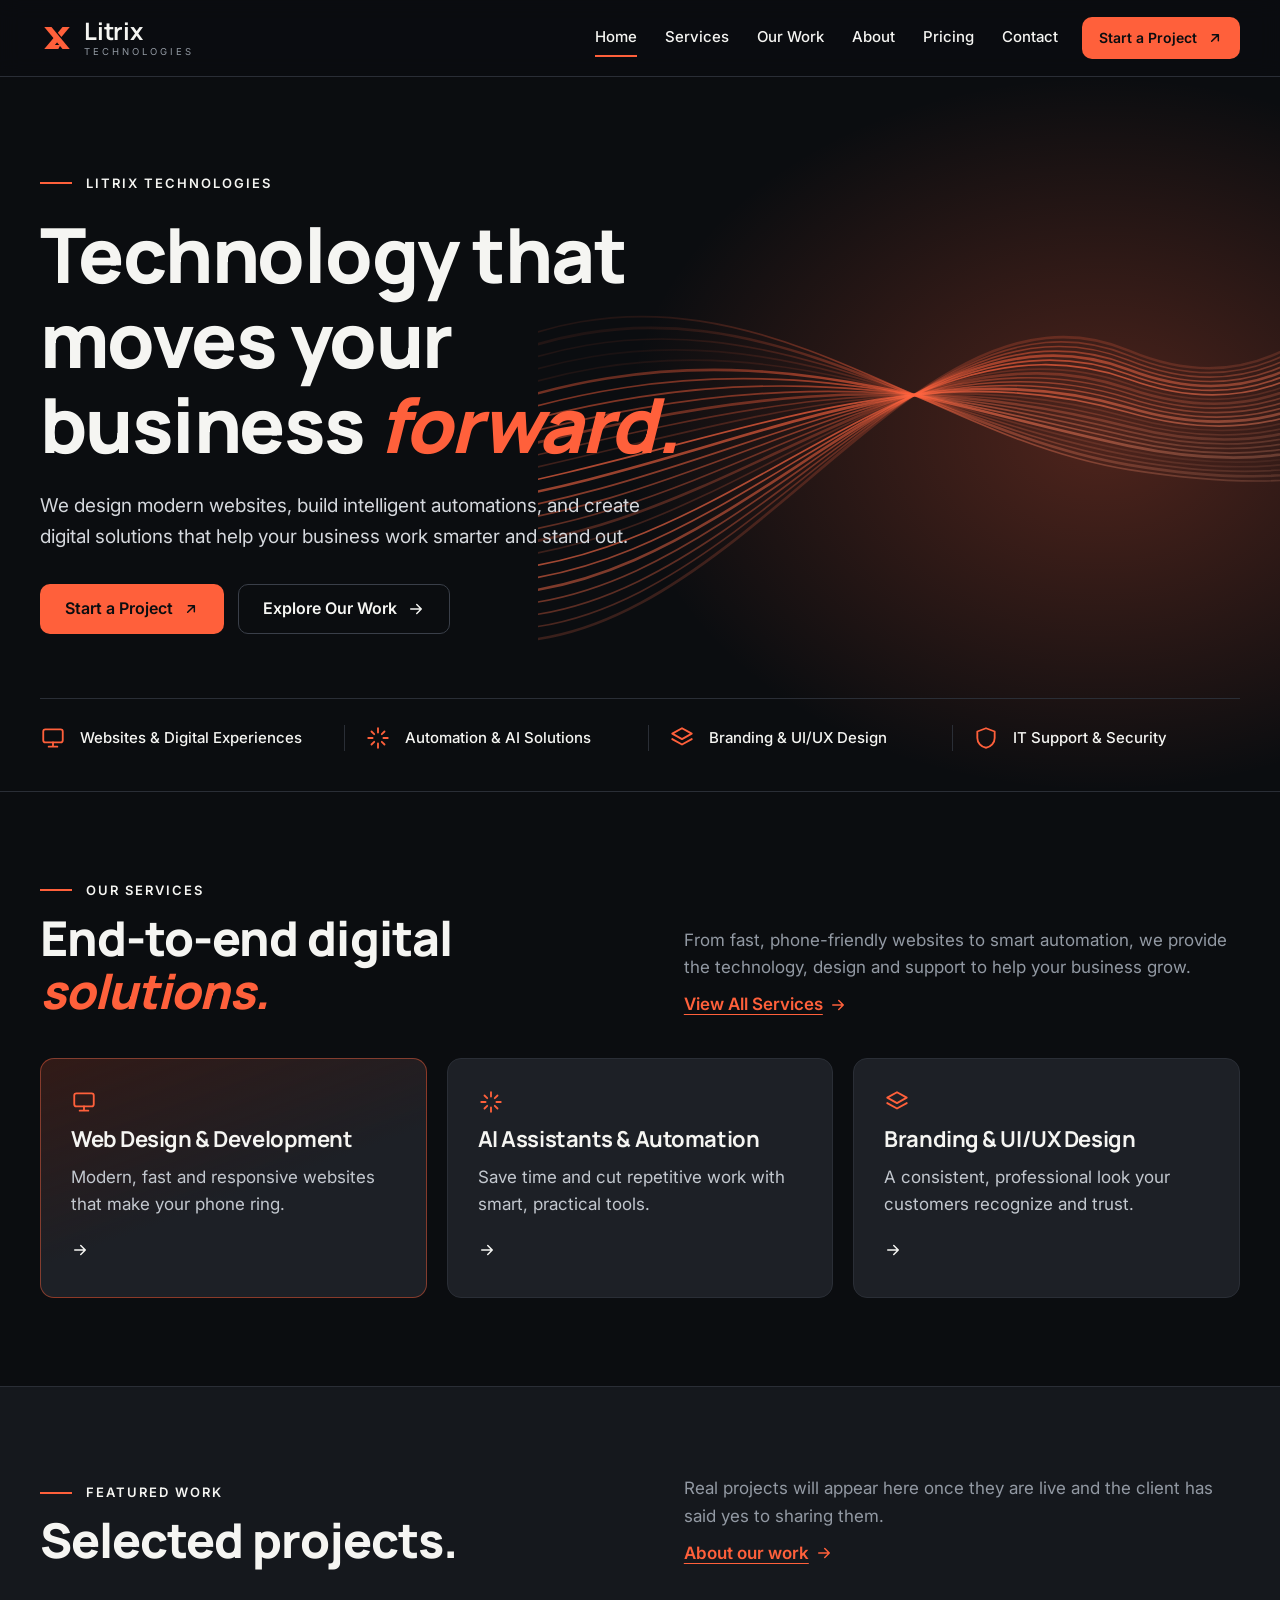
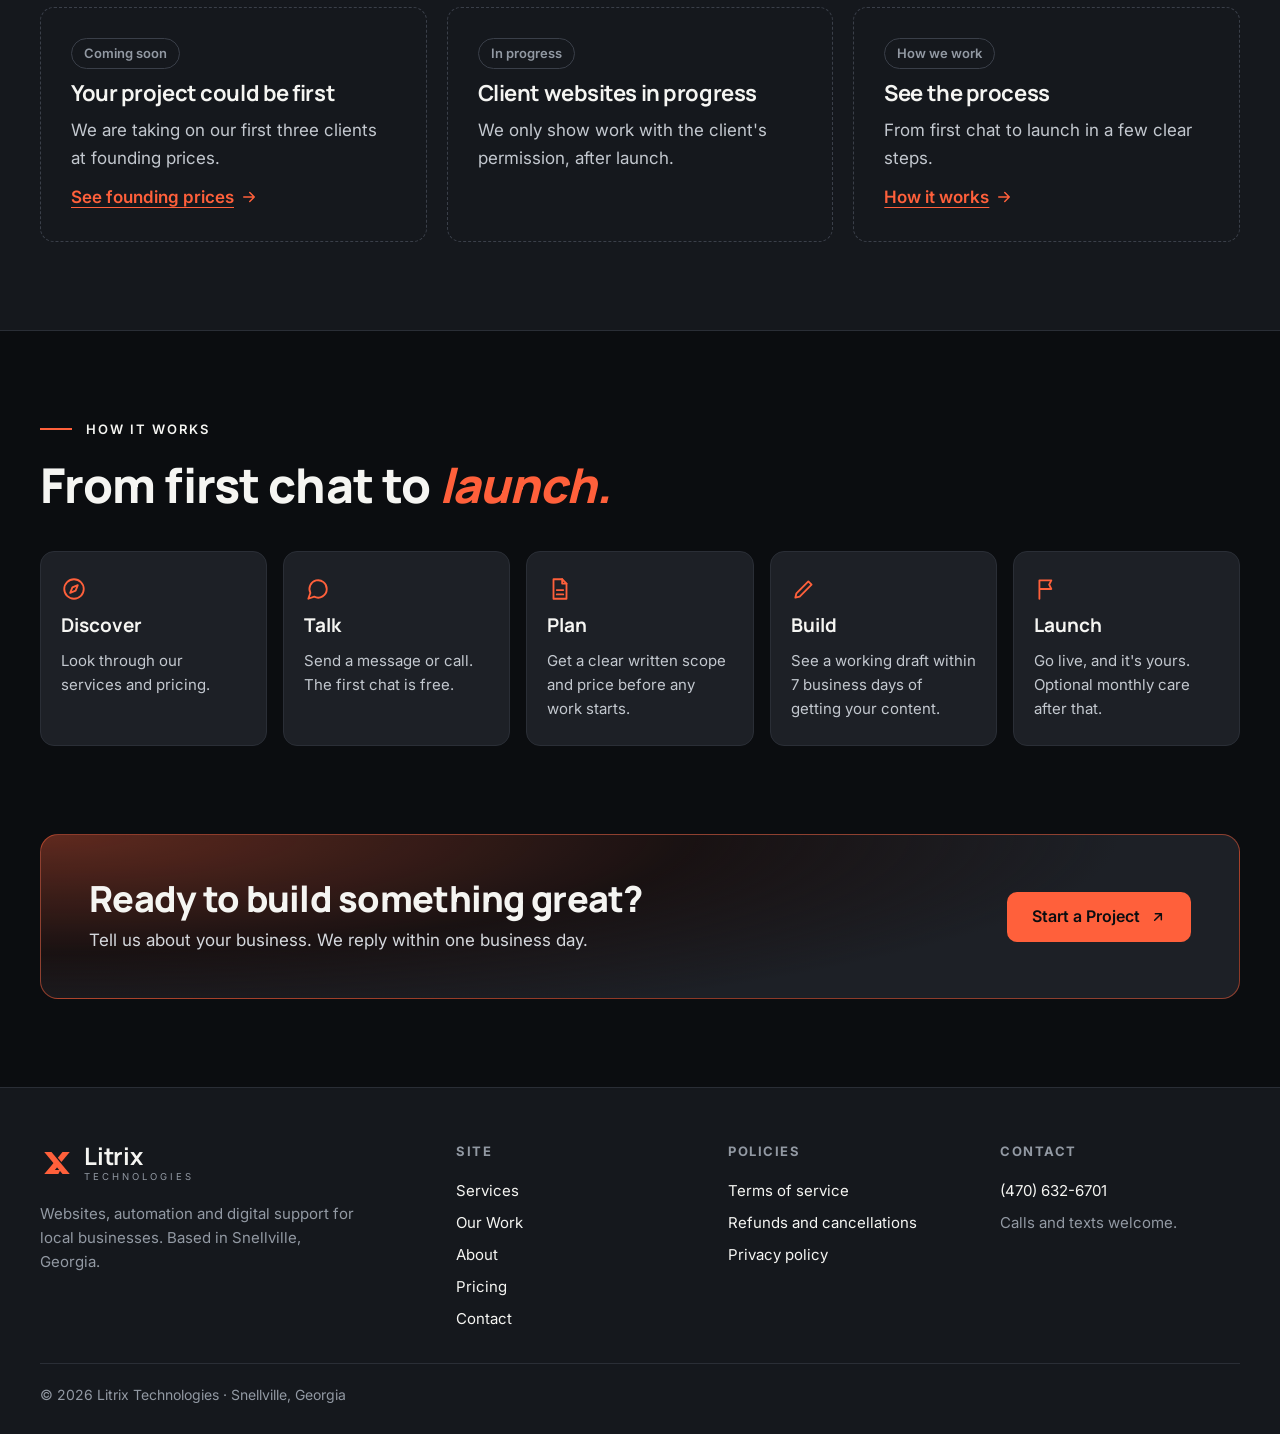
<file: index.html>
<!doctype html>
<html lang="en">
<head>
<meta charset="utf-8">
<meta name="viewport" content="width=device-width, initial-scale=1, viewport-fit=cover">
<title>Litrix Technologies | Technology that moves your business forward</title>
<meta name="description" content="Litrix Technologies designs modern websites, builds smart automations and supports local businesses in Snellville and east metro Atlanta.">
<meta name="theme-color" content="#0B0D10">
<link rel="icon" href="/favicon.svg" type="image/svg+xml">
<link rel="preconnect" href="https://fonts.googleapis.com">
<link rel="preconnect" href="https://fonts.gstatic.com" crossorigin>
<link rel="stylesheet" href="https://fonts.googleapis.com/css2?family=Inter:wght@400;500;600&amp;family=Manrope:wght@600;700;800&amp;display=swap">
<link rel="stylesheet" href="/styles.css">
</head>
<body>
<a class="skip" href="#main">Skip to content</a>
<header class="site-header">
<div class="wrap bar">
<a class="brand" href="/" aria-label="Litrix Technologies home"><svg class="mark" width="34" height="34" viewBox="0 0 40 40" aria-hidden="true"><path d="M5 7 H13.5 L35 33 H26.5 Z" fill="#FF603B"/><path d="M26.5 7 H35 L25.2 18.9 L21 13.8 Z" fill="#FF603B"/><path d="M17.2 18.4 L21.4 23.5 L17.5 28.2 H24 L21.6 33 H5 Z" fill="#FF603B"/></svg><span class="brand-name"><strong>Litrix</strong><small>TECHNOLOGIES</small></span></a>
<nav class="nav" aria-label="Main">
<a href="/" aria-current="page">Home</a>
<a href="/services">Services</a>
<a href="/work">Our Work</a>
<a href="/about">About</a>
<a href="/pricing">Pricing</a>
<a href="/contact">Contact</a>
</nav>
<a class="btn btn-primary btn-sm hide-sm" href="/contact">Start a Project <svg class="i" width="16" height="16" viewBox="0 0 24 24" aria-hidden="true" fill="none" stroke="currentColor" stroke-width="2.2" stroke-linecap="round" stroke-linejoin="round"><path d="M7 17 17 7M8 7h9v9"/></svg></a>
<details class="menu">
<summary><span class="sr-only">Menu</span><svg width="24" height="24" viewBox="0 0 24 24" aria-hidden="true" fill="none" stroke="currentColor" stroke-width="2" stroke-linecap="round"><path d="M4 7h16M4 12h16M4 17h16"/></svg></summary>
<nav class="menu-panel" aria-label="Main (mobile)">
<a href="/" aria-current="page">Home</a>
<a href="/services">Services</a>
<a href="/work">Our Work</a>
<a href="/about">About</a>
<a href="/pricing">Pricing</a>
<a href="/contact">Contact</a>
<a class="btn btn-primary" href="/contact">Start a Project <svg class="i" width="16" height="16" viewBox="0 0 24 24" aria-hidden="true" fill="none" stroke="currentColor" stroke-width="2.2" stroke-linecap="round" stroke-linejoin="round"><path d="M7 17 17 7M8 7h9v9"/></svg></a>
</nav>
</details>
</div>
</header>
<main id="main">
<section class="hero">
<svg class="waves" viewBox="0 0 800 600" aria-hidden="true" preserveAspectRatio="xMidYMid slice">
<defs>
<linearGradient id="wg" x1="0" y1="0" x2="1" y2="1"><stop offset="0" stop-color="#FF603B" stop-opacity="0"/><stop offset=".45" stop-color="#FF603B" stop-opacity=".9"/><stop offset="1" stop-color="#FFB08F" stop-opacity=".15"/></linearGradient>
<radialGradient id="glow" cx=".62" cy=".5" r=".5"><stop offset="0" stop-color="#FF603B" stop-opacity=".28"/><stop offset="1" stop-color="#FF603B" stop-opacity="0"/></radialGradient>
</defs>
<rect width="800" height="600" fill="url(#glow)"/>
<path d="M-50 470 C 180 520, 330 150, 520 230 S 760 40, 860 80" fill="none" stroke="url(#wg)" stroke-width="2.2" opacity="0.25"/>
<path d="M-50 461 C 180 504, 330 156, 520 234 S 760 51, 860 87" fill="none" stroke="url(#wg)" stroke-width="1.4" opacity="0.34"/>
<path d="M-50 452 C 180 488, 330 162, 520 238 S 760 62, 860 94" fill="none" stroke="url(#wg)" stroke-width="1.4" opacity="0.43"/>
<path d="M-50 443 C 180 472, 330 168, 520 242 S 760 73, 860 101" fill="none" stroke="url(#wg)" stroke-width="1.4" opacity="0.52"/>
<path d="M-50 434 C 180 456, 330 174, 520 246 S 760 84, 860 108" fill="none" stroke="url(#wg)" stroke-width="2.2" opacity="0.61"/>
<path d="M-50 425 C 180 440, 330 180, 520 250 S 760 95, 860 115" fill="none" stroke="url(#wg)" stroke-width="1.4" opacity="0.70"/>
<path d="M-50 416 C 180 424, 330 186, 520 254 S 760 106, 860 122" fill="none" stroke="url(#wg)" stroke-width="1.4" opacity="0.79"/>
<path d="M-50 407 C 180 408, 330 192, 520 258 S 760 117, 860 129" fill="none" stroke="url(#wg)" stroke-width="1.4" opacity="0.25"/>
<path d="M-50 398 C 180 392, 330 198, 520 262 S 760 128, 860 136" fill="none" stroke="url(#wg)" stroke-width="2.2" opacity="0.34"/>
<path d="M-50 389 C 180 376, 330 204, 520 266 S 760 139, 860 143" fill="none" stroke="url(#wg)" stroke-width="1.4" opacity="0.43"/>
<path d="M-50 380 C 180 360, 330 210, 520 270 S 760 150, 860 150" fill="none" stroke="url(#wg)" stroke-width="1.4" opacity="0.52"/>
<path d="M-50 371 C 180 344, 330 216, 520 274 S 760 161, 860 157" fill="none" stroke="url(#wg)" stroke-width="1.4" opacity="0.61"/>
<path d="M-50 362 C 180 328, 330 222, 520 278 S 760 172, 860 164" fill="none" stroke="url(#wg)" stroke-width="2.2" opacity="0.70"/>
<path d="M-50 353 C 180 312, 330 228, 520 282 S 760 183, 860 171" fill="none" stroke="url(#wg)" stroke-width="1.4" opacity="0.79"/>
<path d="M-50 344 C 180 296, 330 234, 520 286 S 760 194, 860 178" fill="none" stroke="url(#wg)" stroke-width="1.4" opacity="0.25"/>
<path d="M-50 335 C 180 280, 330 240, 520 290 S 760 205, 860 185" fill="none" stroke="url(#wg)" stroke-width="1.4" opacity="0.34"/>
<path d="M-50 326 C 180 264, 330 246, 520 294 S 760 216, 860 192" fill="none" stroke="url(#wg)" stroke-width="2.2" opacity="0.43"/>
<path d="M-50 317 C 180 248, 330 252, 520 298 S 760 227, 860 199" fill="none" stroke="url(#wg)" stroke-width="1.4" opacity="0.52"/>
<path d="M-50 308 C 180 232, 330 258, 520 302 S 760 238, 860 206" fill="none" stroke="url(#wg)" stroke-width="1.4" opacity="0.61"/>
<path d="M-50 299 C 180 216, 330 264, 520 306 S 760 249, 860 213" fill="none" stroke="url(#wg)" stroke-width="1.4" opacity="0.70"/>
<path d="M-50 290 C 180 200, 330 270, 520 310 S 760 260, 860 220" fill="none" stroke="url(#wg)" stroke-width="2.2" opacity="0.79"/>
<path d="M-50 281 C 180 184, 330 276, 520 314 S 760 271, 860 227" fill="none" stroke="url(#wg)" stroke-width="1.4" opacity="0.25"/>
<path d="M-50 272 C 180 168, 330 282, 520 318 S 760 282, 860 234" fill="none" stroke="url(#wg)" stroke-width="1.4" opacity="0.34"/>
<path d="M-50 263 C 180 152, 330 288, 520 322 S 760 293, 860 241" fill="none" stroke="url(#wg)" stroke-width="1.4" opacity="0.43"/>
<path d="M-50 254 C 180 136, 330 294, 520 326 S 760 304, 860 248" fill="none" stroke="url(#wg)" stroke-width="2.2" opacity="0.52"/>
<path d="M-50 245 C 180 120, 330 300, 520 330 S 760 315, 860 255" fill="none" stroke="url(#wg)" stroke-width="1.4" opacity="0.61"/>
</svg>
<div class="wrap hero-inner">
<p class="eyebrow"><span class="rule" aria-hidden="true"></span>Litrix Technologies</p>
<h1>Technology that moves your business <em>forward.</em></h1>
<p class="lede">We design modern websites, build intelligent automations, and create digital solutions that help your business work smarter and stand out.</p>
<div class="actions">
<a class="btn btn-primary" href="/contact">Start a Project <svg class="i" width="16" height="16" viewBox="0 0 24 24" aria-hidden="true" fill="none" stroke="currentColor" stroke-width="2.2" stroke-linecap="round" stroke-linejoin="round"><path d="M7 17 17 7M8 7h9v9"/></svg></a>
<a class="btn btn-ghost" href="/work">Explore Our Work <svg class="i" width="18" height="18" viewBox="0 0 24 24" aria-hidden="true" fill="none" stroke="currentColor" stroke-width="2" stroke-linecap="round" stroke-linejoin="round"><path d="M5 12h14M13 6l6 6-6 6"/></svg></a>
</div>
</div>
<div class="wrap">
<ul class="strip" aria-label="What we do">
<li><svg class="ic" width="26" height="26" viewBox="0 0 24 24" aria-hidden="true" fill="none" stroke="currentColor" stroke-width="1.7" stroke-linecap="round" stroke-linejoin="round"><rect x="3" y="4" width="18" height="12" rx="2"/><path d="M8 20h8M12 16v4"/></svg><span>Websites &amp; Digital Experiences</span></li>
<li><svg class="ic" width="26" height="26" viewBox="0 0 24 24" aria-hidden="true" fill="none" stroke="currentColor" stroke-width="1.7" stroke-linecap="round" stroke-linejoin="round"><path d="M12 3v4M12 17v4M3 12h4M17 12h4M6 6l2.5 2.5M15.5 15.5 18 18M6 18l2.5-2.5M15.5 8.5 18 6"/></svg><span>Automation &amp; AI Solutions</span></li>
<li><svg class="ic" width="26" height="26" viewBox="0 0 24 24" aria-hidden="true" fill="none" stroke="currentColor" stroke-width="1.7" stroke-linecap="round" stroke-linejoin="round"><path d="m12 3 9 5-9 5-9-5 9-5Z"/><path d="m3 13 9 5 9-5"/></svg><span>Branding &amp; UI/UX Design</span></li>
<li><svg class="ic" width="26" height="26" viewBox="0 0 24 24" aria-hidden="true" fill="none" stroke="currentColor" stroke-width="1.7" stroke-linecap="round" stroke-linejoin="round"><path d="M12 3 4 6v6c0 4.5 3.4 8.2 8 9 4.6-.8 8-4.5 8-9V6l-8-3Z"/></svg><span>IT Support &amp; Security</span></li>
</ul>
</div>
</section>

<section class="section" aria-labelledby="svc-title">
<div class="wrap">
<div class="split-head">
<div><p class="eyebrow"><span class="rule" aria-hidden="true"></span>Our services</p><h2 id="svc-title" class="display">End-to-end digital <em>solutions.</em></h2></div>
<div><p class="muted">From fast, phone-friendly websites to smart automation, we provide the technology, design and support to help your business grow.</p><a class="text-link" href="/services">View All Services <svg class="i" width="18" height="18" viewBox="0 0 24 24" aria-hidden="true" fill="none" stroke="currentColor" stroke-width="2" stroke-linecap="round" stroke-linejoin="round"><path d="M5 12h14M13 6l6 6-6 6"/></svg></a></div>
</div>
<div class="grid grid-3">
<a class="card card-link" href="/services">
<svg class="ic" width="26" height="26" viewBox="0 0 24 24" aria-hidden="true" fill="none" stroke="currentColor" stroke-width="1.7" stroke-linecap="round" stroke-linejoin="round"><rect x="3" y="4" width="18" height="12" rx="2"/><path d="M8 20h8M12 16v4"/></svg>
<h3>Web Design &amp; Development</h3>
<p>Modern, fast and responsive websites that make your phone ring.</p>
<span class="card-arrow" aria-hidden="true"><svg class="i" width="18" height="18" viewBox="0 0 24 24" aria-hidden="true" fill="none" stroke="currentColor" stroke-width="2" stroke-linecap="round" stroke-linejoin="round"><path d="M5 12h14M13 6l6 6-6 6"/></svg></span>
</a>
<a class="card card-link" href="/services">
<svg class="ic" width="26" height="26" viewBox="0 0 24 24" aria-hidden="true" fill="none" stroke="currentColor" stroke-width="1.7" stroke-linecap="round" stroke-linejoin="round"><path d="M12 3v4M12 17v4M3 12h4M17 12h4M6 6l2.5 2.5M15.5 15.5 18 18M6 18l2.5-2.5M15.5 8.5 18 6"/></svg>
<h3>AI Assistants &amp; Automation</h3>
<p>Save time and cut repetitive work with smart, practical tools.</p>
<span class="card-arrow" aria-hidden="true"><svg class="i" width="18" height="18" viewBox="0 0 24 24" aria-hidden="true" fill="none" stroke="currentColor" stroke-width="2" stroke-linecap="round" stroke-linejoin="round"><path d="M5 12h14M13 6l6 6-6 6"/></svg></span>
</a>
<a class="card card-link" href="/services">
<svg class="ic" width="26" height="26" viewBox="0 0 24 24" aria-hidden="true" fill="none" stroke="currentColor" stroke-width="1.7" stroke-linecap="round" stroke-linejoin="round"><path d="m12 3 9 5-9 5-9-5 9-5Z"/><path d="m3 13 9 5 9-5"/></svg>
<h3>Branding &amp; UI/UX Design</h3>
<p>A consistent, professional look your customers recognize and trust.</p>
<span class="card-arrow" aria-hidden="true"><svg class="i" width="18" height="18" viewBox="0 0 24 24" aria-hidden="true" fill="none" stroke="currentColor" stroke-width="2" stroke-linecap="round" stroke-linejoin="round"><path d="M5 12h14M13 6l6 6-6 6"/></svg></span>
</a>
</div>
</div>
</section>

<section class="section section-alt" aria-labelledby="work-title">
<div class="wrap">
<div class="split-head">
<div><p class="eyebrow"><span class="rule" aria-hidden="true"></span>Featured work</p><h2 id="work-title" class="display">Selected projects.</h2></div>
<div><p class="muted">Real projects will appear here once they are live and the client has said yes to sharing them.</p><a class="text-link" href="/work">About our work <svg class="i" width="18" height="18" viewBox="0 0 24 24" aria-hidden="true" fill="none" stroke="currentColor" stroke-width="2" stroke-linecap="round" stroke-linejoin="round"><path d="M5 12h14M13 6l6 6-6 6"/></svg></a></div>
</div>
<div class="grid grid-3">
<div class="card placeholder"><span class="tag">Coming soon</span><h3>Your project could be first</h3><p>We are taking on our first three clients at founding prices.</p><a class="text-link" href="/pricing">See founding prices <svg class="i" width="18" height="18" viewBox="0 0 24 24" aria-hidden="true" fill="none" stroke="currentColor" stroke-width="2" stroke-linecap="round" stroke-linejoin="round"><path d="M5 12h14M13 6l6 6-6 6"/></svg></a></div>
<div class="card placeholder"><span class="tag">In progress</span><h3>Client websites in progress</h3><p>We only show work with the client's permission, after launch.</p></div>
<div class="card placeholder"><span class="tag">How we work</span><h3>See the process</h3><p>From first chat to launch in a few clear steps.</p><a class="text-link" href="#process">How it works <svg class="i" width="18" height="18" viewBox="0 0 24 24" aria-hidden="true" fill="none" stroke="currentColor" stroke-width="2" stroke-linecap="round" stroke-linejoin="round"><path d="M5 12h14M13 6l6 6-6 6"/></svg></a></div>
</div>
</div>
</section>

<section class="section" id="process" aria-labelledby="process-title">
<div class="wrap">
<p class="eyebrow"><span class="rule" aria-hidden="true"></span>How it works</p>
<h2 id="process-title" class="display">From first chat to <em>launch.</em></h2>
<ol class="flow">
<li><svg class="ic" width="26" height="26" viewBox="0 0 24 24" aria-hidden="true" fill="none" stroke="currentColor" stroke-width="1.7" stroke-linecap="round" stroke-linejoin="round"><circle cx="12" cy="12" r="9"/><path d="m15.5 8.5-2 5-5 2 2-5 5-2Z"/></svg><strong>Discover</strong><span>Look through our services and pricing.</span></li>
<li><svg class="ic" width="26" height="26" viewBox="0 0 24 24" aria-hidden="true" fill="none" stroke="currentColor" stroke-width="1.7" stroke-linecap="round" stroke-linejoin="round"><path d="M21 12a8 8 0 0 1-11.6 7.1L4 21l1.9-5.4A8 8 0 1 1 21 12Z"/></svg><strong>Talk</strong><span>Send a message or call. The first chat is free.</span></li>
<li><svg class="ic" width="26" height="26" viewBox="0 0 24 24" aria-hidden="true" fill="none" stroke="currentColor" stroke-width="1.7" stroke-linecap="round" stroke-linejoin="round"><path d="M14 3H6v18h12V7l-4-4Z"/><path d="M14 3v4h4M9 13h6M9 17h6"/></svg><strong>Plan</strong><span>Get a clear written scope and price before any work starts.</span></li>
<li><svg class="ic" width="26" height="26" viewBox="0 0 24 24" aria-hidden="true" fill="none" stroke="currentColor" stroke-width="1.7" stroke-linecap="round" stroke-linejoin="round"><path d="m4 20 4-1 11-11-3-3L5 16l-1 4Z"/></svg><strong>Build</strong><span>See a working draft within 7 business days of getting your content.</span></li>
<li><svg class="ic" width="26" height="26" viewBox="0 0 24 24" aria-hidden="true" fill="none" stroke="currentColor" stroke-width="1.7" stroke-linecap="round" stroke-linejoin="round"><path d="M5 21V4h11l-2 4 2 4H5"/></svg><strong>Launch</strong><span>Go live, and it's yours. Optional monthly care after that.</span></li>
</ol>
</div>
</section>

<section class="cta-band" aria-labelledby="cta-title">
<div class="wrap cta-inner">
<div><h2 id="cta-title">Ready to build something great?</h2><p>Tell us about your business. We reply within one business day.</p></div>
<a class="btn btn-primary" href="/contact">Start a Project <svg class="i" width="16" height="16" viewBox="0 0 24 24" aria-hidden="true" fill="none" stroke="currentColor" stroke-width="2.2" stroke-linecap="round" stroke-linejoin="round"><path d="M7 17 17 7M8 7h9v9"/></svg></a>
</div>
</section>
</main>
<footer class="site-footer">
<div class="wrap foot">
<div class="foot-brand">
<a class="brand" href="/" aria-label="Litrix Technologies home"><svg class="mark" width="34" height="34" viewBox="0 0 40 40" aria-hidden="true"><path d="M5 7 H13.5 L35 33 H26.5 Z" fill="#FF603B"/><path d="M26.5 7 H35 L25.2 18.9 L21 13.8 Z" fill="#FF603B"/><path d="M17.2 18.4 L21.4 23.5 L17.5 28.2 H24 L21.6 33 H5 Z" fill="#FF603B"/></svg><span class="brand-name"><strong>Litrix</strong><small>TECHNOLOGIES</small></span></a>
<p>Websites, automation and digital support for local businesses. Based in Snellville, Georgia.</p>
</div>
<nav aria-label="Site">
<h2>Site</h2>
<a href="/services">Services</a><a href="/work">Our Work</a><a href="/about">About</a><a href="/pricing">Pricing</a><a href="/contact">Contact</a>
</nav>
<nav aria-label="Policies">
<h2>Policies</h2>
<a href="/terms">Terms of service</a><a href="/refunds">Refunds and cancellations</a><a href="/privacy">Privacy policy</a>
</nav>
<div>
<h2>Contact</h2>
<a href="tel:+14706326701">(470) 632-6701</a>
<p>Calls and texts welcome.</p>
</div>
</div>
<div class="wrap foot-base"><span>© 2026 Litrix Technologies · Snellville, Georgia</span></div>
</footer>
</body>
</html>
</file>
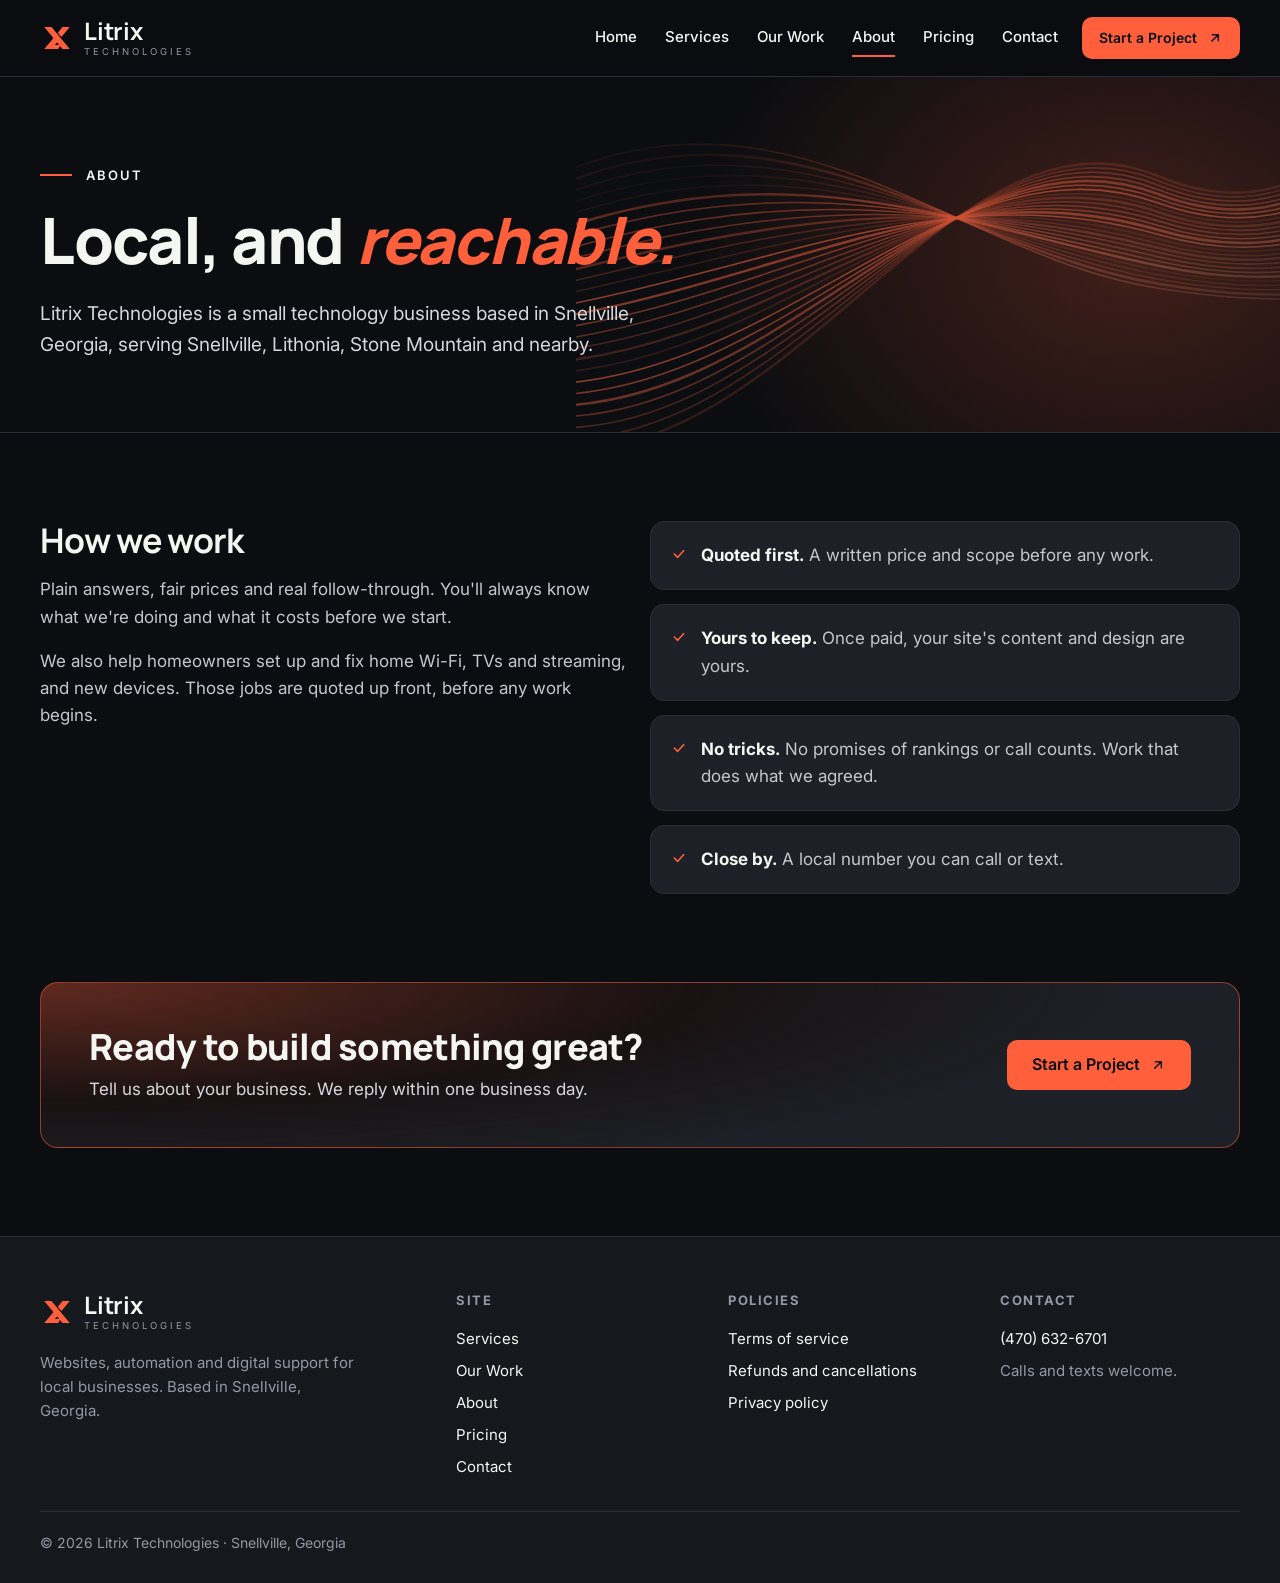
<file: about.html>
<!doctype html>
<html lang="en">
<head>
<meta charset="utf-8">
<meta name="viewport" content="width=device-width, initial-scale=1, viewport-fit=cover">
<title>About | Litrix Technologies</title>
<meta name="description" content="Litrix Technologies is a small technology business in Snellville, Georgia, serving Snellville, Lithonia, Stone Mountain and nearby.">
<meta name="theme-color" content="#0B0D10">
<link rel="icon" href="/favicon.svg" type="image/svg+xml">
<link rel="preconnect" href="https://fonts.googleapis.com">
<link rel="preconnect" href="https://fonts.gstatic.com" crossorigin>
<link rel="stylesheet" href="https://fonts.googleapis.com/css2?family=Inter:wght@400;500;600&amp;family=Manrope:wght@600;700;800&amp;display=swap">
<link rel="stylesheet" href="/styles.css">
</head>
<body>
<a class="skip" href="#main">Skip to content</a>
<header class="site-header">
<div class="wrap bar">
<a class="brand" href="/" aria-label="Litrix Technologies home"><svg class="mark" width="34" height="34" viewBox="0 0 40 40" aria-hidden="true"><path d="M5 7 H13.5 L35 33 H26.5 Z" fill="#FF603B"/><path d="M26.5 7 H35 L25.2 18.9 L21 13.8 Z" fill="#FF603B"/><path d="M17.2 18.4 L21.4 23.5 L17.5 28.2 H24 L21.6 33 H5 Z" fill="#FF603B"/></svg><span class="brand-name"><strong>Litrix</strong><small>TECHNOLOGIES</small></span></a>
<nav class="nav" aria-label="Main">
<a href="/">Home</a>
<a href="/services">Services</a>
<a href="/work">Our Work</a>
<a href="/about" aria-current="page">About</a>
<a href="/pricing">Pricing</a>
<a href="/contact">Contact</a>
</nav>
<a class="btn btn-primary btn-sm hide-sm" href="/contact">Start a Project <svg class="i" width="16" height="16" viewBox="0 0 24 24" aria-hidden="true" fill="none" stroke="currentColor" stroke-width="2.2" stroke-linecap="round" stroke-linejoin="round"><path d="M7 17 17 7M8 7h9v9"/></svg></a>
<details class="menu">
<summary><span class="sr-only">Menu</span><svg width="24" height="24" viewBox="0 0 24 24" aria-hidden="true" fill="none" stroke="currentColor" stroke-width="2" stroke-linecap="round"><path d="M4 7h16M4 12h16M4 17h16"/></svg></summary>
<nav class="menu-panel" aria-label="Main (mobile)">
<a href="/">Home</a>
<a href="/services">Services</a>
<a href="/work">Our Work</a>
<a href="/about" aria-current="page">About</a>
<a href="/pricing">Pricing</a>
<a href="/contact">Contact</a>
<a class="btn btn-primary" href="/contact">Start a Project <svg class="i" width="16" height="16" viewBox="0 0 24 24" aria-hidden="true" fill="none" stroke="currentColor" stroke-width="2.2" stroke-linecap="round" stroke-linejoin="round"><path d="M7 17 17 7M8 7h9v9"/></svg></a>
</nav>
</details>
</div>
</header>
<main id="main">
<section class="page-hero">
<svg class="waves" viewBox="0 0 800 600" aria-hidden="true" preserveAspectRatio="xMidYMid slice">
<defs>
<linearGradient id="wg" x1="0" y1="0" x2="1" y2="1"><stop offset="0" stop-color="#FF603B" stop-opacity="0"/><stop offset=".45" stop-color="#FF603B" stop-opacity=".9"/><stop offset="1" stop-color="#FFB08F" stop-opacity=".15"/></linearGradient>
<radialGradient id="glow" cx=".62" cy=".5" r=".5"><stop offset="0" stop-color="#FF603B" stop-opacity=".28"/><stop offset="1" stop-color="#FF603B" stop-opacity="0"/></radialGradient>
</defs>
<rect width="800" height="600" fill="url(#glow)"/>
<path d="M-50 470 C 180 520, 330 150, 520 230 S 760 40, 860 80" fill="none" stroke="url(#wg)" stroke-width="2.2" opacity="0.25"/>
<path d="M-50 461 C 180 504, 330 156, 520 234 S 760 51, 860 87" fill="none" stroke="url(#wg)" stroke-width="1.4" opacity="0.34"/>
<path d="M-50 452 C 180 488, 330 162, 520 238 S 760 62, 860 94" fill="none" stroke="url(#wg)" stroke-width="1.4" opacity="0.43"/>
<path d="M-50 443 C 180 472, 330 168, 520 242 S 760 73, 860 101" fill="none" stroke="url(#wg)" stroke-width="1.4" opacity="0.52"/>
<path d="M-50 434 C 180 456, 330 174, 520 246 S 760 84, 860 108" fill="none" stroke="url(#wg)" stroke-width="2.2" opacity="0.61"/>
<path d="M-50 425 C 180 440, 330 180, 520 250 S 760 95, 860 115" fill="none" stroke="url(#wg)" stroke-width="1.4" opacity="0.70"/>
<path d="M-50 416 C 180 424, 330 186, 520 254 S 760 106, 860 122" fill="none" stroke="url(#wg)" stroke-width="1.4" opacity="0.79"/>
<path d="M-50 407 C 180 408, 330 192, 520 258 S 760 117, 860 129" fill="none" stroke="url(#wg)" stroke-width="1.4" opacity="0.25"/>
<path d="M-50 398 C 180 392, 330 198, 520 262 S 760 128, 860 136" fill="none" stroke="url(#wg)" stroke-width="2.2" opacity="0.34"/>
<path d="M-50 389 C 180 376, 330 204, 520 266 S 760 139, 860 143" fill="none" stroke="url(#wg)" stroke-width="1.4" opacity="0.43"/>
<path d="M-50 380 C 180 360, 330 210, 520 270 S 760 150, 860 150" fill="none" stroke="url(#wg)" stroke-width="1.4" opacity="0.52"/>
<path d="M-50 371 C 180 344, 330 216, 520 274 S 760 161, 860 157" fill="none" stroke="url(#wg)" stroke-width="1.4" opacity="0.61"/>
<path d="M-50 362 C 180 328, 330 222, 520 278 S 760 172, 860 164" fill="none" stroke="url(#wg)" stroke-width="2.2" opacity="0.70"/>
<path d="M-50 353 C 180 312, 330 228, 520 282 S 760 183, 860 171" fill="none" stroke="url(#wg)" stroke-width="1.4" opacity="0.79"/>
<path d="M-50 344 C 180 296, 330 234, 520 286 S 760 194, 860 178" fill="none" stroke="url(#wg)" stroke-width="1.4" opacity="0.25"/>
<path d="M-50 335 C 180 280, 330 240, 520 290 S 760 205, 860 185" fill="none" stroke="url(#wg)" stroke-width="1.4" opacity="0.34"/>
<path d="M-50 326 C 180 264, 330 246, 520 294 S 760 216, 860 192" fill="none" stroke="url(#wg)" stroke-width="2.2" opacity="0.43"/>
<path d="M-50 317 C 180 248, 330 252, 520 298 S 760 227, 860 199" fill="none" stroke="url(#wg)" stroke-width="1.4" opacity="0.52"/>
<path d="M-50 308 C 180 232, 330 258, 520 302 S 760 238, 860 206" fill="none" stroke="url(#wg)" stroke-width="1.4" opacity="0.61"/>
<path d="M-50 299 C 180 216, 330 264, 520 306 S 760 249, 860 213" fill="none" stroke="url(#wg)" stroke-width="1.4" opacity="0.70"/>
<path d="M-50 290 C 180 200, 330 270, 520 310 S 760 260, 860 220" fill="none" stroke="url(#wg)" stroke-width="2.2" opacity="0.79"/>
<path d="M-50 281 C 180 184, 330 276, 520 314 S 760 271, 860 227" fill="none" stroke="url(#wg)" stroke-width="1.4" opacity="0.25"/>
<path d="M-50 272 C 180 168, 330 282, 520 318 S 760 282, 860 234" fill="none" stroke="url(#wg)" stroke-width="1.4" opacity="0.34"/>
<path d="M-50 263 C 180 152, 330 288, 520 322 S 760 293, 860 241" fill="none" stroke="url(#wg)" stroke-width="1.4" opacity="0.43"/>
<path d="M-50 254 C 180 136, 330 294, 520 326 S 760 304, 860 248" fill="none" stroke="url(#wg)" stroke-width="2.2" opacity="0.52"/>
<path d="M-50 245 C 180 120, 330 300, 520 330 S 760 315, 860 255" fill="none" stroke="url(#wg)" stroke-width="1.4" opacity="0.61"/>
</svg>
<div class="wrap">
<p class="eyebrow"><span class="rule" aria-hidden="true"></span>About</p>
<h1>Local, and <em>reachable.</em></h1>
<p class="lede">Litrix Technologies is a small technology business based in Snellville, Georgia, serving Snellville, Lithonia, Stone Mountain and nearby.</p>
</div>
</section>
<section class="section">
<div class="wrap grid grid-2 about">
<div>
<h2 class="display-sm">How we work</h2>
<p>Plain answers, fair prices and real follow-through. You'll always know what we're doing and what it costs before we start.</p>
<p>We also help homeowners set up and fix home Wi-Fi, TVs and streaming, and new devices. Those jobs are quoted up front, before any work begins.</p>
</div>
<ul class="values">
<li><svg class="i" width="16" height="16" viewBox="0 0 24 24" aria-hidden="true" fill="none" stroke="currentColor" stroke-width="2.4" stroke-linecap="round" stroke-linejoin="round"><path d="m5 12 5 5 9-10"/></svg><span><strong>Quoted first.</strong> A written price and scope before any work.</span></li>
<li><svg class="i" width="16" height="16" viewBox="0 0 24 24" aria-hidden="true" fill="none" stroke="currentColor" stroke-width="2.4" stroke-linecap="round" stroke-linejoin="round"><path d="m5 12 5 5 9-10"/></svg><span><strong>Yours to keep.</strong> Once paid, your site's content and design are yours.</span></li>
<li><svg class="i" width="16" height="16" viewBox="0 0 24 24" aria-hidden="true" fill="none" stroke="currentColor" stroke-width="2.4" stroke-linecap="round" stroke-linejoin="round"><path d="m5 12 5 5 9-10"/></svg><span><strong>No tricks.</strong> No promises of rankings or call counts. Work that does what we agreed.</span></li>
<li><svg class="i" width="16" height="16" viewBox="0 0 24 24" aria-hidden="true" fill="none" stroke="currentColor" stroke-width="2.4" stroke-linecap="round" stroke-linejoin="round"><path d="m5 12 5 5 9-10"/></svg><span><strong>Close by.</strong> A local number you can call or text.</span></li>
</ul>
</div>
</section>
<section class="cta-band" aria-labelledby="cta-title">
<div class="wrap cta-inner">
<div><h2 id="cta-title">Ready to build something great?</h2><p>Tell us about your business. We reply within one business day.</p></div>
<a class="btn btn-primary" href="/contact">Start a Project <svg class="i" width="16" height="16" viewBox="0 0 24 24" aria-hidden="true" fill="none" stroke="currentColor" stroke-width="2.2" stroke-linecap="round" stroke-linejoin="round"><path d="M7 17 17 7M8 7h9v9"/></svg></a>
</div>
</section>
</main>
<footer class="site-footer">
<div class="wrap foot">
<div class="foot-brand">
<a class="brand" href="/" aria-label="Litrix Technologies home"><svg class="mark" width="34" height="34" viewBox="0 0 40 40" aria-hidden="true"><path d="M5 7 H13.5 L35 33 H26.5 Z" fill="#FF603B"/><path d="M26.5 7 H35 L25.2 18.9 L21 13.8 Z" fill="#FF603B"/><path d="M17.2 18.4 L21.4 23.5 L17.5 28.2 H24 L21.6 33 H5 Z" fill="#FF603B"/></svg><span class="brand-name"><strong>Litrix</strong><small>TECHNOLOGIES</small></span></a>
<p>Websites, automation and digital support for local businesses. Based in Snellville, Georgia.</p>
</div>
<nav aria-label="Site">
<h2>Site</h2>
<a href="/services">Services</a><a href="/work">Our Work</a><a href="/about">About</a><a href="/pricing">Pricing</a><a href="/contact">Contact</a>
</nav>
<nav aria-label="Policies">
<h2>Policies</h2>
<a href="/terms">Terms of service</a><a href="/refunds">Refunds and cancellations</a><a href="/privacy">Privacy policy</a>
</nav>
<div>
<h2>Contact</h2>
<a href="tel:+14706326701">(470) 632-6701</a>
<p>Calls and texts welcome.</p>
</div>
</div>
<div class="wrap foot-base"><span>© 2026 Litrix Technologies · Snellville, Georgia</span></div>
</footer>
</body>
</html>
</file>
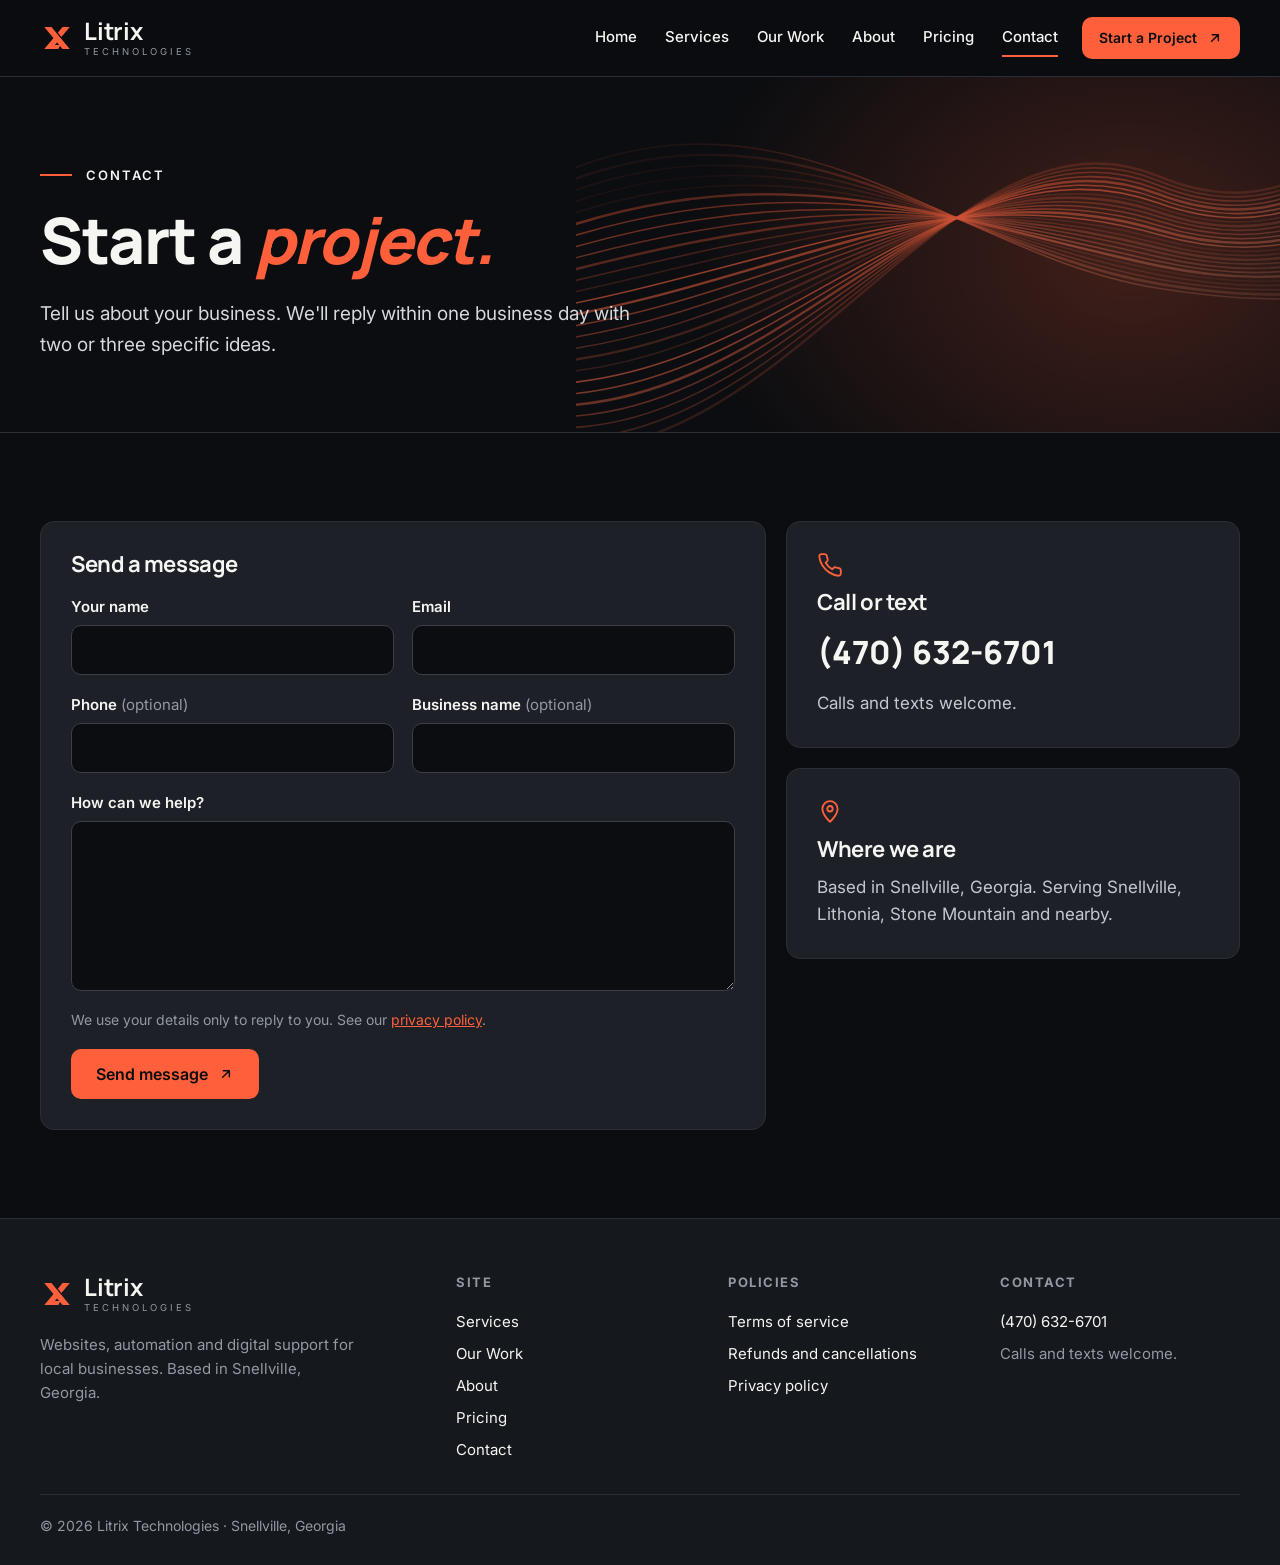
<file: contact.html>
<!doctype html>
<html lang="en">
<head>
<meta charset="utf-8">
<meta name="viewport" content="width=device-width, initial-scale=1, viewport-fit=cover">
<title>Contact | Litrix Technologies</title>
<meta name="description" content="Start a project with Litrix Technologies. Send a message or call (470) 632-6701.">
<meta name="theme-color" content="#0B0D10">
<link rel="icon" href="/favicon.svg" type="image/svg+xml">
<link rel="preconnect" href="https://fonts.googleapis.com">
<link rel="preconnect" href="https://fonts.gstatic.com" crossorigin>
<link rel="stylesheet" href="https://fonts.googleapis.com/css2?family=Inter:wght@400;500;600&amp;family=Manrope:wght@600;700;800&amp;display=swap">
<link rel="stylesheet" href="/styles.css">
<script src="/form.js" defer></script>
</head>
<body>
<a class="skip" href="#main">Skip to content</a>
<header class="site-header">
<div class="wrap bar">
<a class="brand" href="/" aria-label="Litrix Technologies home"><svg class="mark" width="34" height="34" viewBox="0 0 40 40" aria-hidden="true"><path d="M5 7 H13.5 L35 33 H26.5 Z" fill="#FF603B"/><path d="M26.5 7 H35 L25.2 18.9 L21 13.8 Z" fill="#FF603B"/><path d="M17.2 18.4 L21.4 23.5 L17.5 28.2 H24 L21.6 33 H5 Z" fill="#FF603B"/></svg><span class="brand-name"><strong>Litrix</strong><small>TECHNOLOGIES</small></span></a>
<nav class="nav" aria-label="Main">
<a href="/">Home</a>
<a href="/services">Services</a>
<a href="/work">Our Work</a>
<a href="/about">About</a>
<a href="/pricing">Pricing</a>
<a href="/contact" aria-current="page">Contact</a>
</nav>
<a class="btn btn-primary btn-sm hide-sm" href="/contact">Start a Project <svg class="i" width="16" height="16" viewBox="0 0 24 24" aria-hidden="true" fill="none" stroke="currentColor" stroke-width="2.2" stroke-linecap="round" stroke-linejoin="round"><path d="M7 17 17 7M8 7h9v9"/></svg></a>
<details class="menu">
<summary><span class="sr-only">Menu</span><svg width="24" height="24" viewBox="0 0 24 24" aria-hidden="true" fill="none" stroke="currentColor" stroke-width="2" stroke-linecap="round"><path d="M4 7h16M4 12h16M4 17h16"/></svg></summary>
<nav class="menu-panel" aria-label="Main (mobile)">
<a href="/">Home</a>
<a href="/services">Services</a>
<a href="/work">Our Work</a>
<a href="/about">About</a>
<a href="/pricing">Pricing</a>
<a href="/contact" aria-current="page">Contact</a>
<a class="btn btn-primary" href="/contact">Start a Project <svg class="i" width="16" height="16" viewBox="0 0 24 24" aria-hidden="true" fill="none" stroke="currentColor" stroke-width="2.2" stroke-linecap="round" stroke-linejoin="round"><path d="M7 17 17 7M8 7h9v9"/></svg></a>
</nav>
</details>
</div>
</header>
<main id="main">
<section class="page-hero">
<svg class="waves" viewBox="0 0 800 600" aria-hidden="true" preserveAspectRatio="xMidYMid slice">
<defs>
<linearGradient id="wg" x1="0" y1="0" x2="1" y2="1"><stop offset="0" stop-color="#FF603B" stop-opacity="0"/><stop offset=".45" stop-color="#FF603B" stop-opacity=".9"/><stop offset="1" stop-color="#FFB08F" stop-opacity=".15"/></linearGradient>
<radialGradient id="glow" cx=".62" cy=".5" r=".5"><stop offset="0" stop-color="#FF603B" stop-opacity=".28"/><stop offset="1" stop-color="#FF603B" stop-opacity="0"/></radialGradient>
</defs>
<rect width="800" height="600" fill="url(#glow)"/>
<path d="M-50 470 C 180 520, 330 150, 520 230 S 760 40, 860 80" fill="none" stroke="url(#wg)" stroke-width="2.2" opacity="0.25"/>
<path d="M-50 461 C 180 504, 330 156, 520 234 S 760 51, 860 87" fill="none" stroke="url(#wg)" stroke-width="1.4" opacity="0.34"/>
<path d="M-50 452 C 180 488, 330 162, 520 238 S 760 62, 860 94" fill="none" stroke="url(#wg)" stroke-width="1.4" opacity="0.43"/>
<path d="M-50 443 C 180 472, 330 168, 520 242 S 760 73, 860 101" fill="none" stroke="url(#wg)" stroke-width="1.4" opacity="0.52"/>
<path d="M-50 434 C 180 456, 330 174, 520 246 S 760 84, 860 108" fill="none" stroke="url(#wg)" stroke-width="2.2" opacity="0.61"/>
<path d="M-50 425 C 180 440, 330 180, 520 250 S 760 95, 860 115" fill="none" stroke="url(#wg)" stroke-width="1.4" opacity="0.70"/>
<path d="M-50 416 C 180 424, 330 186, 520 254 S 760 106, 860 122" fill="none" stroke="url(#wg)" stroke-width="1.4" opacity="0.79"/>
<path d="M-50 407 C 180 408, 330 192, 520 258 S 760 117, 860 129" fill="none" stroke="url(#wg)" stroke-width="1.4" opacity="0.25"/>
<path d="M-50 398 C 180 392, 330 198, 520 262 S 760 128, 860 136" fill="none" stroke="url(#wg)" stroke-width="2.2" opacity="0.34"/>
<path d="M-50 389 C 180 376, 330 204, 520 266 S 760 139, 860 143" fill="none" stroke="url(#wg)" stroke-width="1.4" opacity="0.43"/>
<path d="M-50 380 C 180 360, 330 210, 520 270 S 760 150, 860 150" fill="none" stroke="url(#wg)" stroke-width="1.4" opacity="0.52"/>
<path d="M-50 371 C 180 344, 330 216, 520 274 S 760 161, 860 157" fill="none" stroke="url(#wg)" stroke-width="1.4" opacity="0.61"/>
<path d="M-50 362 C 180 328, 330 222, 520 278 S 760 172, 860 164" fill="none" stroke="url(#wg)" stroke-width="2.2" opacity="0.70"/>
<path d="M-50 353 C 180 312, 330 228, 520 282 S 760 183, 860 171" fill="none" stroke="url(#wg)" stroke-width="1.4" opacity="0.79"/>
<path d="M-50 344 C 180 296, 330 234, 520 286 S 760 194, 860 178" fill="none" stroke="url(#wg)" stroke-width="1.4" opacity="0.25"/>
<path d="M-50 335 C 180 280, 330 240, 520 290 S 760 205, 860 185" fill="none" stroke="url(#wg)" stroke-width="1.4" opacity="0.34"/>
<path d="M-50 326 C 180 264, 330 246, 520 294 S 760 216, 860 192" fill="none" stroke="url(#wg)" stroke-width="2.2" opacity="0.43"/>
<path d="M-50 317 C 180 248, 330 252, 520 298 S 760 227, 860 199" fill="none" stroke="url(#wg)" stroke-width="1.4" opacity="0.52"/>
<path d="M-50 308 C 180 232, 330 258, 520 302 S 760 238, 860 206" fill="none" stroke="url(#wg)" stroke-width="1.4" opacity="0.61"/>
<path d="M-50 299 C 180 216, 330 264, 520 306 S 760 249, 860 213" fill="none" stroke="url(#wg)" stroke-width="1.4" opacity="0.70"/>
<path d="M-50 290 C 180 200, 330 270, 520 310 S 760 260, 860 220" fill="none" stroke="url(#wg)" stroke-width="2.2" opacity="0.79"/>
<path d="M-50 281 C 180 184, 330 276, 520 314 S 760 271, 860 227" fill="none" stroke="url(#wg)" stroke-width="1.4" opacity="0.25"/>
<path d="M-50 272 C 180 168, 330 282, 520 318 S 760 282, 860 234" fill="none" stroke="url(#wg)" stroke-width="1.4" opacity="0.34"/>
<path d="M-50 263 C 180 152, 330 288, 520 322 S 760 293, 860 241" fill="none" stroke="url(#wg)" stroke-width="1.4" opacity="0.43"/>
<path d="M-50 254 C 180 136, 330 294, 520 326 S 760 304, 860 248" fill="none" stroke="url(#wg)" stroke-width="2.2" opacity="0.52"/>
<path d="M-50 245 C 180 120, 330 300, 520 330 S 760 315, 860 255" fill="none" stroke="url(#wg)" stroke-width="1.4" opacity="0.61"/>
</svg>
<div class="wrap">
<p class="eyebrow"><span class="rule" aria-hidden="true"></span>Contact</p>
<h1>Start a <em>project.</em></h1>
<p class="lede">Tell us about your business. We'll reply within one business day with two or three specific ideas.</p>
</div>
</section>
<section class="section">
<div class="wrap grid contact-grid">
<form class="card inquiry" action="https://studio.litrixstudio.com/inquiry" method="post" aria-labelledby="form-title" data-inquiry>
<h2 id="form-title">Send a message</h2>
<div class="field-row">
<label>Your name<input name="name" autocomplete="name" required maxlength="120"></label>
<label>Email<input name="email" type="email" autocomplete="email" required maxlength="254"></label>
</div>
<div class="field-row">
<label><span>Phone <span class="optional">(optional)</span></span><input name="phone" type="tel" autocomplete="tel" maxlength="40" pattern="[0-9+().\s\-]*"></label>
<label><span>Business name <span class="optional">(optional)</span></span><input name="business" autocomplete="organization" maxlength="160"></label>
</div>
<label>How can we help?<textarea name="message" rows="6" required maxlength="4000"></textarea></label>
<div class="hp" aria-hidden="true"><label>Leave this empty<input name="company_website" tabindex="-1" autocomplete="off"></label></div>
<p class="form-note">We use your details only to reply to you. See our <a href="/privacy">privacy policy</a>.</p>
<p class="form-status" role="status" aria-live="polite" data-status></p>
<button class="btn btn-primary" type="submit">Send message <svg class="i" width="16" height="16" viewBox="0 0 24 24" aria-hidden="true" fill="none" stroke="currentColor" stroke-width="2.2" stroke-linecap="round" stroke-linejoin="round"><path d="M7 17 17 7M8 7h9v9"/></svg></button>
</form>
<aside class="contact-side">
<div class="card">
<svg class="ic" width="26" height="26" viewBox="0 0 24 24" aria-hidden="true" fill="none" stroke="currentColor" stroke-width="1.7" stroke-linecap="round" stroke-linejoin="round"><path d="M22 16.9v3a2 2 0 0 1-2.2 2 19.8 19.8 0 0 1-8.6-3.1 19.5 19.5 0 0 1-6-6A19.8 19.8 0 0 1 2.1 4.2 2 2 0 0 1 4.1 2h3a2 2 0 0 1 2 1.7c.1 1 .4 1.9.7 2.8a2 2 0 0 1-.5 2.1L8 9.9a16 16 0 0 0 6 6l1.3-1.3a2 2 0 0 1 2.1-.4c.9.3 1.8.6 2.8.7a2 2 0 0 1 1.7 2z"/></svg>
<h2>Call or text</h2>
<p><a class="phone-big" href="tel:+14706326701">(470) 632-6701</a></p>
<p class="muted">Calls and texts welcome.</p>
</div>
<div class="card">
<svg class="ic" width="26" height="26" viewBox="0 0 24 24" aria-hidden="true" fill="none" stroke="currentColor" stroke-width="1.7" stroke-linecap="round" stroke-linejoin="round"><path d="M12 21s7-6.2 7-12a7 7 0 0 0-14 0c0 5.8 7 12 7 12Z"/><circle cx="12" cy="9" r="2.5"/></svg>
<h2>Where we are</h2>
<p class="muted">Based in Snellville, Georgia. Serving Snellville, Lithonia, Stone Mountain and nearby.</p>
</div>
</aside>
</div>
</section>
</main>
<footer class="site-footer">
<div class="wrap foot">
<div class="foot-brand">
<a class="brand" href="/" aria-label="Litrix Technologies home"><svg class="mark" width="34" height="34" viewBox="0 0 40 40" aria-hidden="true"><path d="M5 7 H13.5 L35 33 H26.5 Z" fill="#FF603B"/><path d="M26.5 7 H35 L25.2 18.9 L21 13.8 Z" fill="#FF603B"/><path d="M17.2 18.4 L21.4 23.5 L17.5 28.2 H24 L21.6 33 H5 Z" fill="#FF603B"/></svg><span class="brand-name"><strong>Litrix</strong><small>TECHNOLOGIES</small></span></a>
<p>Websites, automation and digital support for local businesses. Based in Snellville, Georgia.</p>
</div>
<nav aria-label="Site">
<h2>Site</h2>
<a href="/services">Services</a><a href="/work">Our Work</a><a href="/about">About</a><a href="/pricing">Pricing</a><a href="/contact">Contact</a>
</nav>
<nav aria-label="Policies">
<h2>Policies</h2>
<a href="/terms">Terms of service</a><a href="/refunds">Refunds and cancellations</a><a href="/privacy">Privacy policy</a>
</nav>
<div>
<h2>Contact</h2>
<a href="tel:+14706326701">(470) 632-6701</a>
<p>Calls and texts welcome.</p>
</div>
</div>
<div class="wrap foot-base"><span>© 2026 Litrix Technologies · Snellville, Georgia</span></div>
</footer>
</body>
</html>
</file>
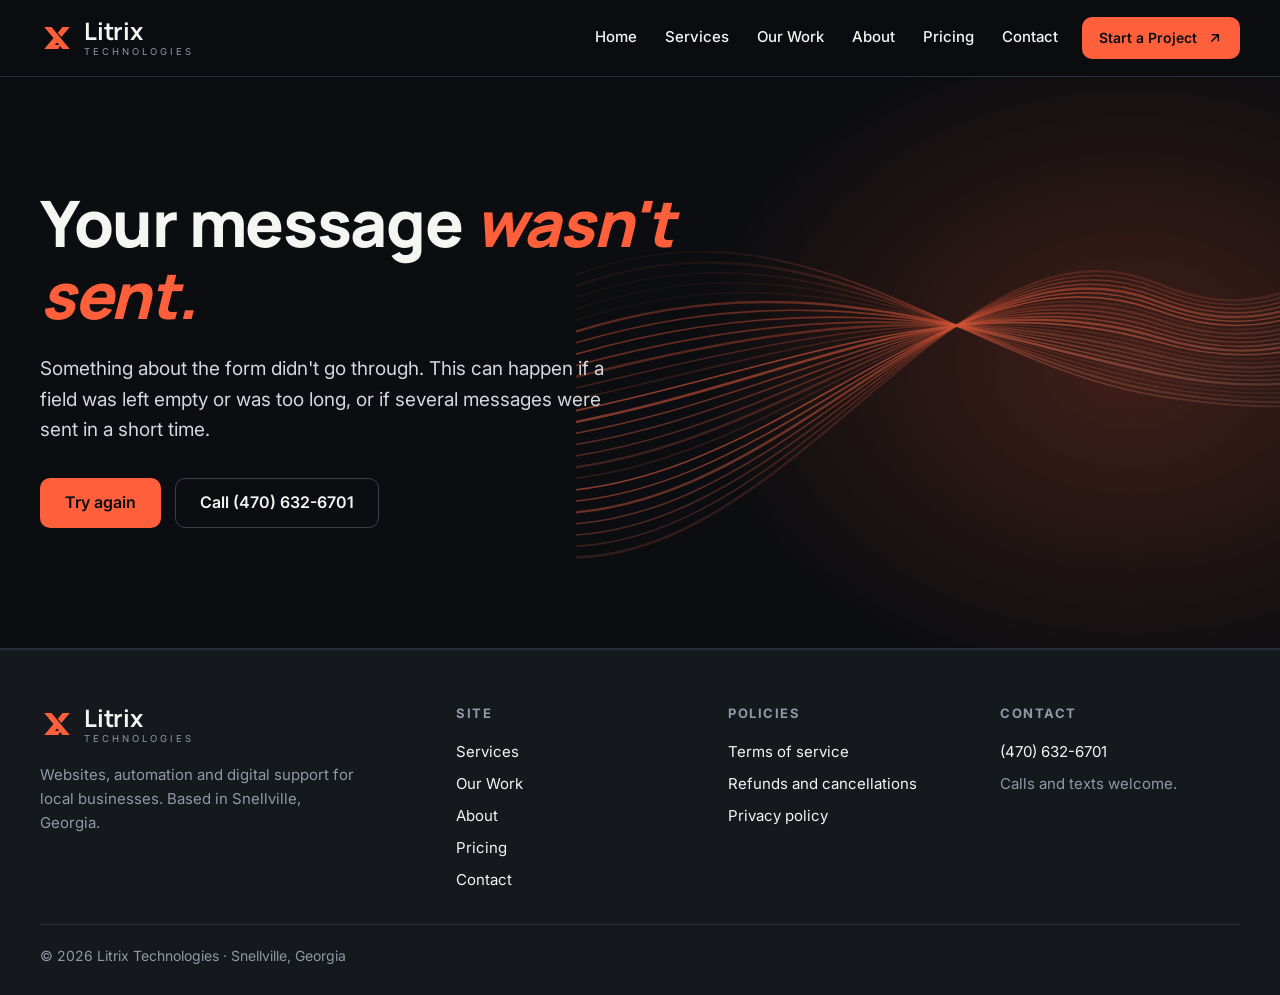
<file: inquiry-problem.html>
<!doctype html>
<html lang="en">
<head>
<meta charset="utf-8">
<meta name="viewport" content="width=device-width, initial-scale=1, viewport-fit=cover">
<meta name="robots" content="noindex">
<title>Message not sent | Litrix Technologies</title>
<meta name="description" content="Your message to Litrix Technologies could not be sent.">
<meta name="theme-color" content="#0B0D10">
<link rel="icon" href="/favicon.svg" type="image/svg+xml">
<link rel="preconnect" href="https://fonts.googleapis.com">
<link rel="preconnect" href="https://fonts.gstatic.com" crossorigin>
<link rel="stylesheet" href="https://fonts.googleapis.com/css2?family=Inter:wght@400;500;600&amp;family=Manrope:wght@600;700;800&amp;display=swap">
<link rel="stylesheet" href="/styles.css">
</head>
<body>
<a class="skip" href="#main">Skip to content</a>
<header class="site-header">
<div class="wrap bar">
<a class="brand" href="/" aria-label="Litrix Technologies home"><svg class="mark" width="34" height="34" viewBox="0 0 40 40" aria-hidden="true"><path d="M5 7 H13.5 L35 33 H26.5 Z" fill="#FF603B"/><path d="M26.5 7 H35 L25.2 18.9 L21 13.8 Z" fill="#FF603B"/><path d="M17.2 18.4 L21.4 23.5 L17.5 28.2 H24 L21.6 33 H5 Z" fill="#FF603B"/></svg><span class="brand-name"><strong>Litrix</strong><small>TECHNOLOGIES</small></span></a>
<nav class="nav" aria-label="Main">
<a href="/">Home</a>
<a href="/services">Services</a>
<a href="/work">Our Work</a>
<a href="/about">About</a>
<a href="/pricing">Pricing</a>
<a href="/contact">Contact</a>
</nav>
<a class="btn btn-primary btn-sm hide-sm" href="/contact">Start a Project <svg class="i" width="16" height="16" viewBox="0 0 24 24" aria-hidden="true" fill="none" stroke="currentColor" stroke-width="2.2" stroke-linecap="round" stroke-linejoin="round"><path d="M7 17 17 7M8 7h9v9"/></svg></a>
<details class="menu">
<summary><span class="sr-only">Menu</span><svg width="24" height="24" viewBox="0 0 24 24" aria-hidden="true" fill="none" stroke="currentColor" stroke-width="2" stroke-linecap="round"><path d="M4 7h16M4 12h16M4 17h16"/></svg></summary>
<nav class="menu-panel" aria-label="Main (mobile)">
<a href="/">Home</a>
<a href="/services">Services</a>
<a href="/work">Our Work</a>
<a href="/about">About</a>
<a href="/pricing">Pricing</a>
<a href="/contact">Contact</a>
<a class="btn btn-primary" href="/contact">Start a Project <svg class="i" width="16" height="16" viewBox="0 0 24 24" aria-hidden="true" fill="none" stroke="currentColor" stroke-width="2.2" stroke-linecap="round" stroke-linejoin="round"><path d="M7 17 17 7M8 7h9v9"/></svg></a>
</nav>
</details>
</div>
</header>
<main id="main">
<section class="page-hero short">
<svg class="waves" viewBox="0 0 800 600" aria-hidden="true" preserveAspectRatio="xMidYMid slice">
<defs>
<linearGradient id="wg" x1="0" y1="0" x2="1" y2="1"><stop offset="0" stop-color="#FF603B" stop-opacity="0"/><stop offset=".45" stop-color="#FF603B" stop-opacity=".9"/><stop offset="1" stop-color="#FFB08F" stop-opacity=".15"/></linearGradient>
<radialGradient id="glow" cx=".62" cy=".5" r=".5"><stop offset="0" stop-color="#FF603B" stop-opacity=".28"/><stop offset="1" stop-color="#FF603B" stop-opacity="0"/></radialGradient>
</defs>
<rect width="800" height="600" fill="url(#glow)"/>
<path d="M-50 470 C 180 520, 330 150, 520 230 S 760 40, 860 80" fill="none" stroke="url(#wg)" stroke-width="2.2" opacity="0.25"/>
<path d="M-50 461 C 180 504, 330 156, 520 234 S 760 51, 860 87" fill="none" stroke="url(#wg)" stroke-width="1.4" opacity="0.34"/>
<path d="M-50 452 C 180 488, 330 162, 520 238 S 760 62, 860 94" fill="none" stroke="url(#wg)" stroke-width="1.4" opacity="0.43"/>
<path d="M-50 443 C 180 472, 330 168, 520 242 S 760 73, 860 101" fill="none" stroke="url(#wg)" stroke-width="1.4" opacity="0.52"/>
<path d="M-50 434 C 180 456, 330 174, 520 246 S 760 84, 860 108" fill="none" stroke="url(#wg)" stroke-width="2.2" opacity="0.61"/>
<path d="M-50 425 C 180 440, 330 180, 520 250 S 760 95, 860 115" fill="none" stroke="url(#wg)" stroke-width="1.4" opacity="0.70"/>
<path d="M-50 416 C 180 424, 330 186, 520 254 S 760 106, 860 122" fill="none" stroke="url(#wg)" stroke-width="1.4" opacity="0.79"/>
<path d="M-50 407 C 180 408, 330 192, 520 258 S 760 117, 860 129" fill="none" stroke="url(#wg)" stroke-width="1.4" opacity="0.25"/>
<path d="M-50 398 C 180 392, 330 198, 520 262 S 760 128, 860 136" fill="none" stroke="url(#wg)" stroke-width="2.2" opacity="0.34"/>
<path d="M-50 389 C 180 376, 330 204, 520 266 S 760 139, 860 143" fill="none" stroke="url(#wg)" stroke-width="1.4" opacity="0.43"/>
<path d="M-50 380 C 180 360, 330 210, 520 270 S 760 150, 860 150" fill="none" stroke="url(#wg)" stroke-width="1.4" opacity="0.52"/>
<path d="M-50 371 C 180 344, 330 216, 520 274 S 760 161, 860 157" fill="none" stroke="url(#wg)" stroke-width="1.4" opacity="0.61"/>
<path d="M-50 362 C 180 328, 330 222, 520 278 S 760 172, 860 164" fill="none" stroke="url(#wg)" stroke-width="2.2" opacity="0.70"/>
<path d="M-50 353 C 180 312, 330 228, 520 282 S 760 183, 860 171" fill="none" stroke="url(#wg)" stroke-width="1.4" opacity="0.79"/>
<path d="M-50 344 C 180 296, 330 234, 520 286 S 760 194, 860 178" fill="none" stroke="url(#wg)" stroke-width="1.4" opacity="0.25"/>
<path d="M-50 335 C 180 280, 330 240, 520 290 S 760 205, 860 185" fill="none" stroke="url(#wg)" stroke-width="1.4" opacity="0.34"/>
<path d="M-50 326 C 180 264, 330 246, 520 294 S 760 216, 860 192" fill="none" stroke="url(#wg)" stroke-width="2.2" opacity="0.43"/>
<path d="M-50 317 C 180 248, 330 252, 520 298 S 760 227, 860 199" fill="none" stroke="url(#wg)" stroke-width="1.4" opacity="0.52"/>
<path d="M-50 308 C 180 232, 330 258, 520 302 S 760 238, 860 206" fill="none" stroke="url(#wg)" stroke-width="1.4" opacity="0.61"/>
<path d="M-50 299 C 180 216, 330 264, 520 306 S 760 249, 860 213" fill="none" stroke="url(#wg)" stroke-width="1.4" opacity="0.70"/>
<path d="M-50 290 C 180 200, 330 270, 520 310 S 760 260, 860 220" fill="none" stroke="url(#wg)" stroke-width="2.2" opacity="0.79"/>
<path d="M-50 281 C 180 184, 330 276, 520 314 S 760 271, 860 227" fill="none" stroke="url(#wg)" stroke-width="1.4" opacity="0.25"/>
<path d="M-50 272 C 180 168, 330 282, 520 318 S 760 282, 860 234" fill="none" stroke="url(#wg)" stroke-width="1.4" opacity="0.34"/>
<path d="M-50 263 C 180 152, 330 288, 520 322 S 760 293, 860 241" fill="none" stroke="url(#wg)" stroke-width="1.4" opacity="0.43"/>
<path d="M-50 254 C 180 136, 330 294, 520 326 S 760 304, 860 248" fill="none" stroke="url(#wg)" stroke-width="2.2" opacity="0.52"/>
<path d="M-50 245 C 180 120, 330 300, 520 330 S 760 315, 860 255" fill="none" stroke="url(#wg)" stroke-width="1.4" opacity="0.61"/>
</svg>
<div class="wrap">
<h1>Your message <em>wasn't sent.</em></h1>
<p class="lede">Something about the form didn't go through. This can happen if a field was left empty or was too long, or if several messages were sent in a short time.</p><div class="actions"><a class="btn btn-primary" href="/contact">Try again</a><a class="btn btn-ghost" href="tel:+14706326701">Call (470) 632-6701</a></div>
</div>
</section>
</main>
<footer class="site-footer">
<div class="wrap foot">
<div class="foot-brand">
<a class="brand" href="/" aria-label="Litrix Technologies home"><svg class="mark" width="34" height="34" viewBox="0 0 40 40" aria-hidden="true"><path d="M5 7 H13.5 L35 33 H26.5 Z" fill="#FF603B"/><path d="M26.5 7 H35 L25.2 18.9 L21 13.8 Z" fill="#FF603B"/><path d="M17.2 18.4 L21.4 23.5 L17.5 28.2 H24 L21.6 33 H5 Z" fill="#FF603B"/></svg><span class="brand-name"><strong>Litrix</strong><small>TECHNOLOGIES</small></span></a>
<p>Websites, automation and digital support for local businesses. Based in Snellville, Georgia.</p>
</div>
<nav aria-label="Site">
<h2>Site</h2>
<a href="/services">Services</a><a href="/work">Our Work</a><a href="/about">About</a><a href="/pricing">Pricing</a><a href="/contact">Contact</a>
</nav>
<nav aria-label="Policies">
<h2>Policies</h2>
<a href="/terms">Terms of service</a><a href="/refunds">Refunds and cancellations</a><a href="/privacy">Privacy policy</a>
</nav>
<div>
<h2>Contact</h2>
<a href="tel:+14706326701">(470) 632-6701</a>
<p>Calls and texts welcome.</p>
</div>
</div>
<div class="wrap foot-base"><span>© 2026 Litrix Technologies · Snellville, Georgia</span></div>
</footer>
</body>
</html>
</file>
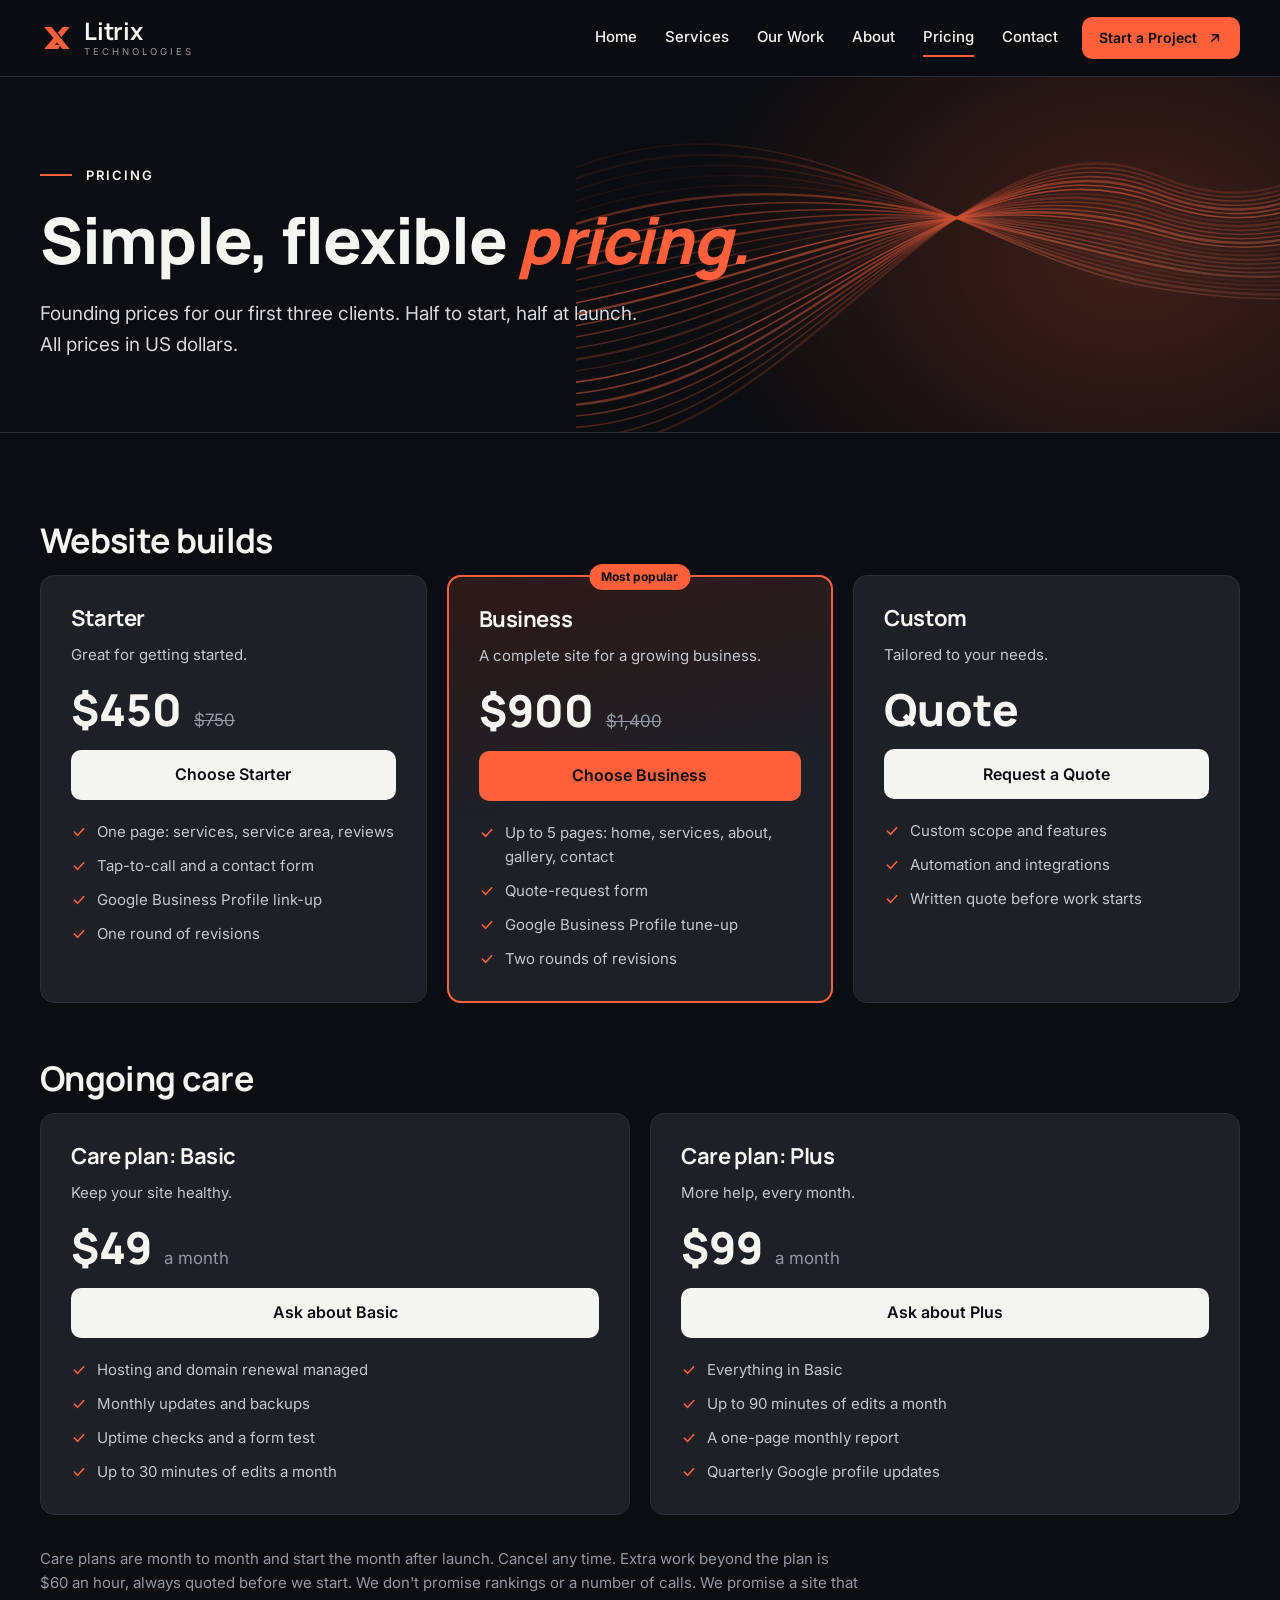
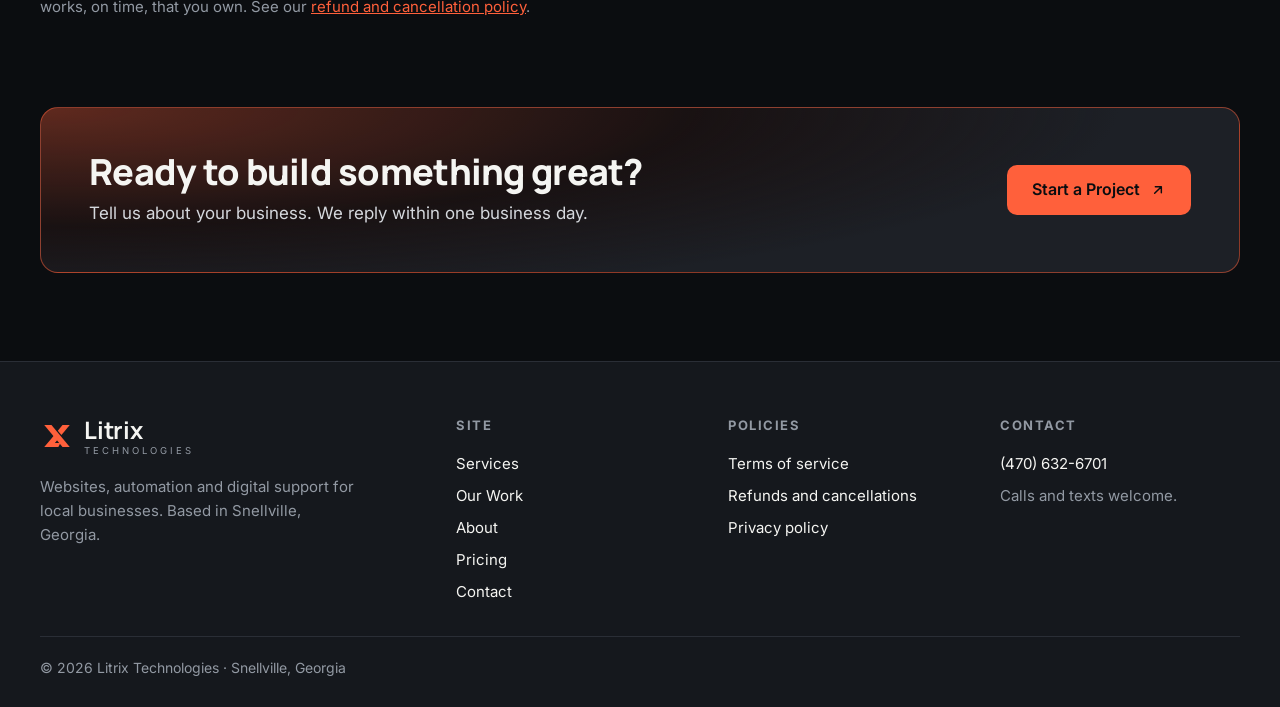
<file: pricing.html>
<!doctype html>
<html lang="en">
<head>
<meta charset="utf-8">
<meta name="viewport" content="width=device-width, initial-scale=1, viewport-fit=cover">
<title>Pricing | Litrix Technologies</title>
<meta name="description" content="Website builds from $450 and care plans from $49 a month. Founding prices for our first three clients.">
<meta name="theme-color" content="#0B0D10">
<link rel="icon" href="/favicon.svg" type="image/svg+xml">
<link rel="preconnect" href="https://fonts.googleapis.com">
<link rel="preconnect" href="https://fonts.gstatic.com" crossorigin>
<link rel="stylesheet" href="https://fonts.googleapis.com/css2?family=Inter:wght@400;500;600&amp;family=Manrope:wght@600;700;800&amp;display=swap">
<link rel="stylesheet" href="/styles.css">
</head>
<body>
<a class="skip" href="#main">Skip to content</a>
<header class="site-header">
<div class="wrap bar">
<a class="brand" href="/" aria-label="Litrix Technologies home"><svg class="mark" width="34" height="34" viewBox="0 0 40 40" aria-hidden="true"><path d="M5 7 H13.5 L35 33 H26.5 Z" fill="#FF603B"/><path d="M26.5 7 H35 L25.2 18.9 L21 13.8 Z" fill="#FF603B"/><path d="M17.2 18.4 L21.4 23.5 L17.5 28.2 H24 L21.6 33 H5 Z" fill="#FF603B"/></svg><span class="brand-name"><strong>Litrix</strong><small>TECHNOLOGIES</small></span></a>
<nav class="nav" aria-label="Main">
<a href="/">Home</a>
<a href="/services">Services</a>
<a href="/work">Our Work</a>
<a href="/about">About</a>
<a href="/pricing" aria-current="page">Pricing</a>
<a href="/contact">Contact</a>
</nav>
<a class="btn btn-primary btn-sm hide-sm" href="/contact">Start a Project <svg class="i" width="16" height="16" viewBox="0 0 24 24" aria-hidden="true" fill="none" stroke="currentColor" stroke-width="2.2" stroke-linecap="round" stroke-linejoin="round"><path d="M7 17 17 7M8 7h9v9"/></svg></a>
<details class="menu">
<summary><span class="sr-only">Menu</span><svg width="24" height="24" viewBox="0 0 24 24" aria-hidden="true" fill="none" stroke="currentColor" stroke-width="2" stroke-linecap="round"><path d="M4 7h16M4 12h16M4 17h16"/></svg></summary>
<nav class="menu-panel" aria-label="Main (mobile)">
<a href="/">Home</a>
<a href="/services">Services</a>
<a href="/work">Our Work</a>
<a href="/about">About</a>
<a href="/pricing" aria-current="page">Pricing</a>
<a href="/contact">Contact</a>
<a class="btn btn-primary" href="/contact">Start a Project <svg class="i" width="16" height="16" viewBox="0 0 24 24" aria-hidden="true" fill="none" stroke="currentColor" stroke-width="2.2" stroke-linecap="round" stroke-linejoin="round"><path d="M7 17 17 7M8 7h9v9"/></svg></a>
</nav>
</details>
</div>
</header>
<main id="main">
<section class="page-hero">
<svg class="waves" viewBox="0 0 800 600" aria-hidden="true" preserveAspectRatio="xMidYMid slice">
<defs>
<linearGradient id="wg" x1="0" y1="0" x2="1" y2="1"><stop offset="0" stop-color="#FF603B" stop-opacity="0"/><stop offset=".45" stop-color="#FF603B" stop-opacity=".9"/><stop offset="1" stop-color="#FFB08F" stop-opacity=".15"/></linearGradient>
<radialGradient id="glow" cx=".62" cy=".5" r=".5"><stop offset="0" stop-color="#FF603B" stop-opacity=".28"/><stop offset="1" stop-color="#FF603B" stop-opacity="0"/></radialGradient>
</defs>
<rect width="800" height="600" fill="url(#glow)"/>
<path d="M-50 470 C 180 520, 330 150, 520 230 S 760 40, 860 80" fill="none" stroke="url(#wg)" stroke-width="2.2" opacity="0.25"/>
<path d="M-50 461 C 180 504, 330 156, 520 234 S 760 51, 860 87" fill="none" stroke="url(#wg)" stroke-width="1.4" opacity="0.34"/>
<path d="M-50 452 C 180 488, 330 162, 520 238 S 760 62, 860 94" fill="none" stroke="url(#wg)" stroke-width="1.4" opacity="0.43"/>
<path d="M-50 443 C 180 472, 330 168, 520 242 S 760 73, 860 101" fill="none" stroke="url(#wg)" stroke-width="1.4" opacity="0.52"/>
<path d="M-50 434 C 180 456, 330 174, 520 246 S 760 84, 860 108" fill="none" stroke="url(#wg)" stroke-width="2.2" opacity="0.61"/>
<path d="M-50 425 C 180 440, 330 180, 520 250 S 760 95, 860 115" fill="none" stroke="url(#wg)" stroke-width="1.4" opacity="0.70"/>
<path d="M-50 416 C 180 424, 330 186, 520 254 S 760 106, 860 122" fill="none" stroke="url(#wg)" stroke-width="1.4" opacity="0.79"/>
<path d="M-50 407 C 180 408, 330 192, 520 258 S 760 117, 860 129" fill="none" stroke="url(#wg)" stroke-width="1.4" opacity="0.25"/>
<path d="M-50 398 C 180 392, 330 198, 520 262 S 760 128, 860 136" fill="none" stroke="url(#wg)" stroke-width="2.2" opacity="0.34"/>
<path d="M-50 389 C 180 376, 330 204, 520 266 S 760 139, 860 143" fill="none" stroke="url(#wg)" stroke-width="1.4" opacity="0.43"/>
<path d="M-50 380 C 180 360, 330 210, 520 270 S 760 150, 860 150" fill="none" stroke="url(#wg)" stroke-width="1.4" opacity="0.52"/>
<path d="M-50 371 C 180 344, 330 216, 520 274 S 760 161, 860 157" fill="none" stroke="url(#wg)" stroke-width="1.4" opacity="0.61"/>
<path d="M-50 362 C 180 328, 330 222, 520 278 S 760 172, 860 164" fill="none" stroke="url(#wg)" stroke-width="2.2" opacity="0.70"/>
<path d="M-50 353 C 180 312, 330 228, 520 282 S 760 183, 860 171" fill="none" stroke="url(#wg)" stroke-width="1.4" opacity="0.79"/>
<path d="M-50 344 C 180 296, 330 234, 520 286 S 760 194, 860 178" fill="none" stroke="url(#wg)" stroke-width="1.4" opacity="0.25"/>
<path d="M-50 335 C 180 280, 330 240, 520 290 S 760 205, 860 185" fill="none" stroke="url(#wg)" stroke-width="1.4" opacity="0.34"/>
<path d="M-50 326 C 180 264, 330 246, 520 294 S 760 216, 860 192" fill="none" stroke="url(#wg)" stroke-width="2.2" opacity="0.43"/>
<path d="M-50 317 C 180 248, 330 252, 520 298 S 760 227, 860 199" fill="none" stroke="url(#wg)" stroke-width="1.4" opacity="0.52"/>
<path d="M-50 308 C 180 232, 330 258, 520 302 S 760 238, 860 206" fill="none" stroke="url(#wg)" stroke-width="1.4" opacity="0.61"/>
<path d="M-50 299 C 180 216, 330 264, 520 306 S 760 249, 860 213" fill="none" stroke="url(#wg)" stroke-width="1.4" opacity="0.70"/>
<path d="M-50 290 C 180 200, 330 270, 520 310 S 760 260, 860 220" fill="none" stroke="url(#wg)" stroke-width="2.2" opacity="0.79"/>
<path d="M-50 281 C 180 184, 330 276, 520 314 S 760 271, 860 227" fill="none" stroke="url(#wg)" stroke-width="1.4" opacity="0.25"/>
<path d="M-50 272 C 180 168, 330 282, 520 318 S 760 282, 860 234" fill="none" stroke="url(#wg)" stroke-width="1.4" opacity="0.34"/>
<path d="M-50 263 C 180 152, 330 288, 520 322 S 760 293, 860 241" fill="none" stroke="url(#wg)" stroke-width="1.4" opacity="0.43"/>
<path d="M-50 254 C 180 136, 330 294, 520 326 S 760 304, 860 248" fill="none" stroke="url(#wg)" stroke-width="2.2" opacity="0.52"/>
<path d="M-50 245 C 180 120, 330 300, 520 330 S 760 315, 860 255" fill="none" stroke="url(#wg)" stroke-width="1.4" opacity="0.61"/>
</svg>
<div class="wrap">
<p class="eyebrow"><span class="rule" aria-hidden="true"></span>Pricing</p>
<h1>Simple, flexible <em>pricing.</em></h1>
<p class="lede">Founding prices for our first three clients. Half to start, half at launch. All prices in US dollars.</p>
</div>
</section>
<section class="section" aria-labelledby="builds">
<div class="wrap">
<h2 id="builds" class="display-sm">Website builds</h2>
<div class="grid grid-3 plans">
<article class="card plan">
<h3>Starter</h3><p class="muted">Great for getting started.</p>
<p class="price"><strong>$450</strong><s aria-label="was $750">$750</s></p>
<a class="btn btn-light" href="/contact">Choose Starter</a>
<ul class="checks"><li><svg class="i" width="16" height="16" viewBox="0 0 24 24" aria-hidden="true" fill="none" stroke="currentColor" stroke-width="2.4" stroke-linecap="round" stroke-linejoin="round"><path d="m5 12 5 5 9-10"/></svg><span>One page: services, service area, reviews</span></li><li><svg class="i" width="16" height="16" viewBox="0 0 24 24" aria-hidden="true" fill="none" stroke="currentColor" stroke-width="2.4" stroke-linecap="round" stroke-linejoin="round"><path d="m5 12 5 5 9-10"/></svg><span>Tap-to-call and a contact form</span></li><li><svg class="i" width="16" height="16" viewBox="0 0 24 24" aria-hidden="true" fill="none" stroke="currentColor" stroke-width="2.4" stroke-linecap="round" stroke-linejoin="round"><path d="m5 12 5 5 9-10"/></svg><span>Google Business Profile link-up</span></li><li><svg class="i" width="16" height="16" viewBox="0 0 24 24" aria-hidden="true" fill="none" stroke="currentColor" stroke-width="2.4" stroke-linecap="round" stroke-linejoin="round"><path d="m5 12 5 5 9-10"/></svg><span>One round of revisions</span></li></ul>
</article>
<article class="card plan featured"><span class="badge">Most popular</span>
<h3>Business</h3><p class="muted">A complete site for a growing business.</p>
<p class="price"><strong>$900</strong><s aria-label="was $1,400">$1,400</s></p>
<a class="btn btn-primary" href="/contact">Choose Business</a>
<ul class="checks"><li><svg class="i" width="16" height="16" viewBox="0 0 24 24" aria-hidden="true" fill="none" stroke="currentColor" stroke-width="2.4" stroke-linecap="round" stroke-linejoin="round"><path d="m5 12 5 5 9-10"/></svg><span>Up to 5 pages: home, services, about, gallery, contact</span></li><li><svg class="i" width="16" height="16" viewBox="0 0 24 24" aria-hidden="true" fill="none" stroke="currentColor" stroke-width="2.4" stroke-linecap="round" stroke-linejoin="round"><path d="m5 12 5 5 9-10"/></svg><span>Quote-request form</span></li><li><svg class="i" width="16" height="16" viewBox="0 0 24 24" aria-hidden="true" fill="none" stroke="currentColor" stroke-width="2.4" stroke-linecap="round" stroke-linejoin="round"><path d="m5 12 5 5 9-10"/></svg><span>Google Business Profile tune-up</span></li><li><svg class="i" width="16" height="16" viewBox="0 0 24 24" aria-hidden="true" fill="none" stroke="currentColor" stroke-width="2.4" stroke-linecap="round" stroke-linejoin="round"><path d="m5 12 5 5 9-10"/></svg><span>Two rounds of revisions</span></li></ul>
</article>
<article class="card plan">
<h3>Custom</h3><p class="muted">Tailored to your needs.</p>
<p class="price"><strong>Quote</strong></p>
<a class="btn btn-light" href="/contact">Request a Quote</a>
<ul class="checks"><li><svg class="i" width="16" height="16" viewBox="0 0 24 24" aria-hidden="true" fill="none" stroke="currentColor" stroke-width="2.4" stroke-linecap="round" stroke-linejoin="round"><path d="m5 12 5 5 9-10"/></svg><span>Custom scope and features</span></li><li><svg class="i" width="16" height="16" viewBox="0 0 24 24" aria-hidden="true" fill="none" stroke="currentColor" stroke-width="2.4" stroke-linecap="round" stroke-linejoin="round"><path d="m5 12 5 5 9-10"/></svg><span>Automation and integrations</span></li><li><svg class="i" width="16" height="16" viewBox="0 0 24 24" aria-hidden="true" fill="none" stroke="currentColor" stroke-width="2.4" stroke-linecap="round" stroke-linejoin="round"><path d="m5 12 5 5 9-10"/></svg><span>Written quote before work starts</span></li></ul>
</article>
</div>
<h2 class="display-sm care-title">Ongoing care</h2>
<div class="grid grid-2 plans">
<article class="card plan">
<h3>Care plan: Basic</h3><p class="muted">Keep your site healthy.</p>
<p class="price"><strong>$49</strong><span>a month</span></p>
<a class="btn btn-light" href="/contact">Ask about Basic</a>
<ul class="checks"><li><svg class="i" width="16" height="16" viewBox="0 0 24 24" aria-hidden="true" fill="none" stroke="currentColor" stroke-width="2.4" stroke-linecap="round" stroke-linejoin="round"><path d="m5 12 5 5 9-10"/></svg><span>Hosting and domain renewal managed</span></li><li><svg class="i" width="16" height="16" viewBox="0 0 24 24" aria-hidden="true" fill="none" stroke="currentColor" stroke-width="2.4" stroke-linecap="round" stroke-linejoin="round"><path d="m5 12 5 5 9-10"/></svg><span>Monthly updates and backups</span></li><li><svg class="i" width="16" height="16" viewBox="0 0 24 24" aria-hidden="true" fill="none" stroke="currentColor" stroke-width="2.4" stroke-linecap="round" stroke-linejoin="round"><path d="m5 12 5 5 9-10"/></svg><span>Uptime checks and a form test</span></li><li><svg class="i" width="16" height="16" viewBox="0 0 24 24" aria-hidden="true" fill="none" stroke="currentColor" stroke-width="2.4" stroke-linecap="round" stroke-linejoin="round"><path d="m5 12 5 5 9-10"/></svg><span>Up to 30 minutes of edits a month</span></li></ul>
</article>
<article class="card plan">
<h3>Care plan: Plus</h3><p class="muted">More help, every month.</p>
<p class="price"><strong>$99</strong><span>a month</span></p>
<a class="btn btn-light" href="/contact">Ask about Plus</a>
<ul class="checks"><li><svg class="i" width="16" height="16" viewBox="0 0 24 24" aria-hidden="true" fill="none" stroke="currentColor" stroke-width="2.4" stroke-linecap="round" stroke-linejoin="round"><path d="m5 12 5 5 9-10"/></svg><span>Everything in Basic</span></li><li><svg class="i" width="16" height="16" viewBox="0 0 24 24" aria-hidden="true" fill="none" stroke="currentColor" stroke-width="2.4" stroke-linecap="round" stroke-linejoin="round"><path d="m5 12 5 5 9-10"/></svg><span>Up to 90 minutes of edits a month</span></li><li><svg class="i" width="16" height="16" viewBox="0 0 24 24" aria-hidden="true" fill="none" stroke="currentColor" stroke-width="2.4" stroke-linecap="round" stroke-linejoin="round"><path d="m5 12 5 5 9-10"/></svg><span>A one-page monthly report</span></li><li><svg class="i" width="16" height="16" viewBox="0 0 24 24" aria-hidden="true" fill="none" stroke="currentColor" stroke-width="2.4" stroke-linecap="round" stroke-linejoin="round"><path d="m5 12 5 5 9-10"/></svg><span>Quarterly Google profile updates</span></li></ul>
</article>
</div>
<p class="note">Care plans are month to month and start the month after launch. Cancel any time. Extra work beyond the plan is $60 an hour, always quoted before we start. We don't promise rankings or a number of calls. We promise a site that works, on time, that you own. See our <a href="/refunds">refund and cancellation policy</a>.</p>
</div>
</section>
<section class="cta-band" aria-labelledby="cta-title">
<div class="wrap cta-inner">
<div><h2 id="cta-title">Ready to build something great?</h2><p>Tell us about your business. We reply within one business day.</p></div>
<a class="btn btn-primary" href="/contact">Start a Project <svg class="i" width="16" height="16" viewBox="0 0 24 24" aria-hidden="true" fill="none" stroke="currentColor" stroke-width="2.2" stroke-linecap="round" stroke-linejoin="round"><path d="M7 17 17 7M8 7h9v9"/></svg></a>
</div>
</section>
</main>
<footer class="site-footer">
<div class="wrap foot">
<div class="foot-brand">
<a class="brand" href="/" aria-label="Litrix Technologies home"><svg class="mark" width="34" height="34" viewBox="0 0 40 40" aria-hidden="true"><path d="M5 7 H13.5 L35 33 H26.5 Z" fill="#FF603B"/><path d="M26.5 7 H35 L25.2 18.9 L21 13.8 Z" fill="#FF603B"/><path d="M17.2 18.4 L21.4 23.5 L17.5 28.2 H24 L21.6 33 H5 Z" fill="#FF603B"/></svg><span class="brand-name"><strong>Litrix</strong><small>TECHNOLOGIES</small></span></a>
<p>Websites, automation and digital support for local businesses. Based in Snellville, Georgia.</p>
</div>
<nav aria-label="Site">
<h2>Site</h2>
<a href="/services">Services</a><a href="/work">Our Work</a><a href="/about">About</a><a href="/pricing">Pricing</a><a href="/contact">Contact</a>
</nav>
<nav aria-label="Policies">
<h2>Policies</h2>
<a href="/terms">Terms of service</a><a href="/refunds">Refunds and cancellations</a><a href="/privacy">Privacy policy</a>
</nav>
<div>
<h2>Contact</h2>
<a href="tel:+14706326701">(470) 632-6701</a>
<p>Calls and texts welcome.</p>
</div>
</div>
<div class="wrap foot-base"><span>© 2026 Litrix Technologies · Snellville, Georgia</span></div>
</footer>
</body>
</html>
</file>
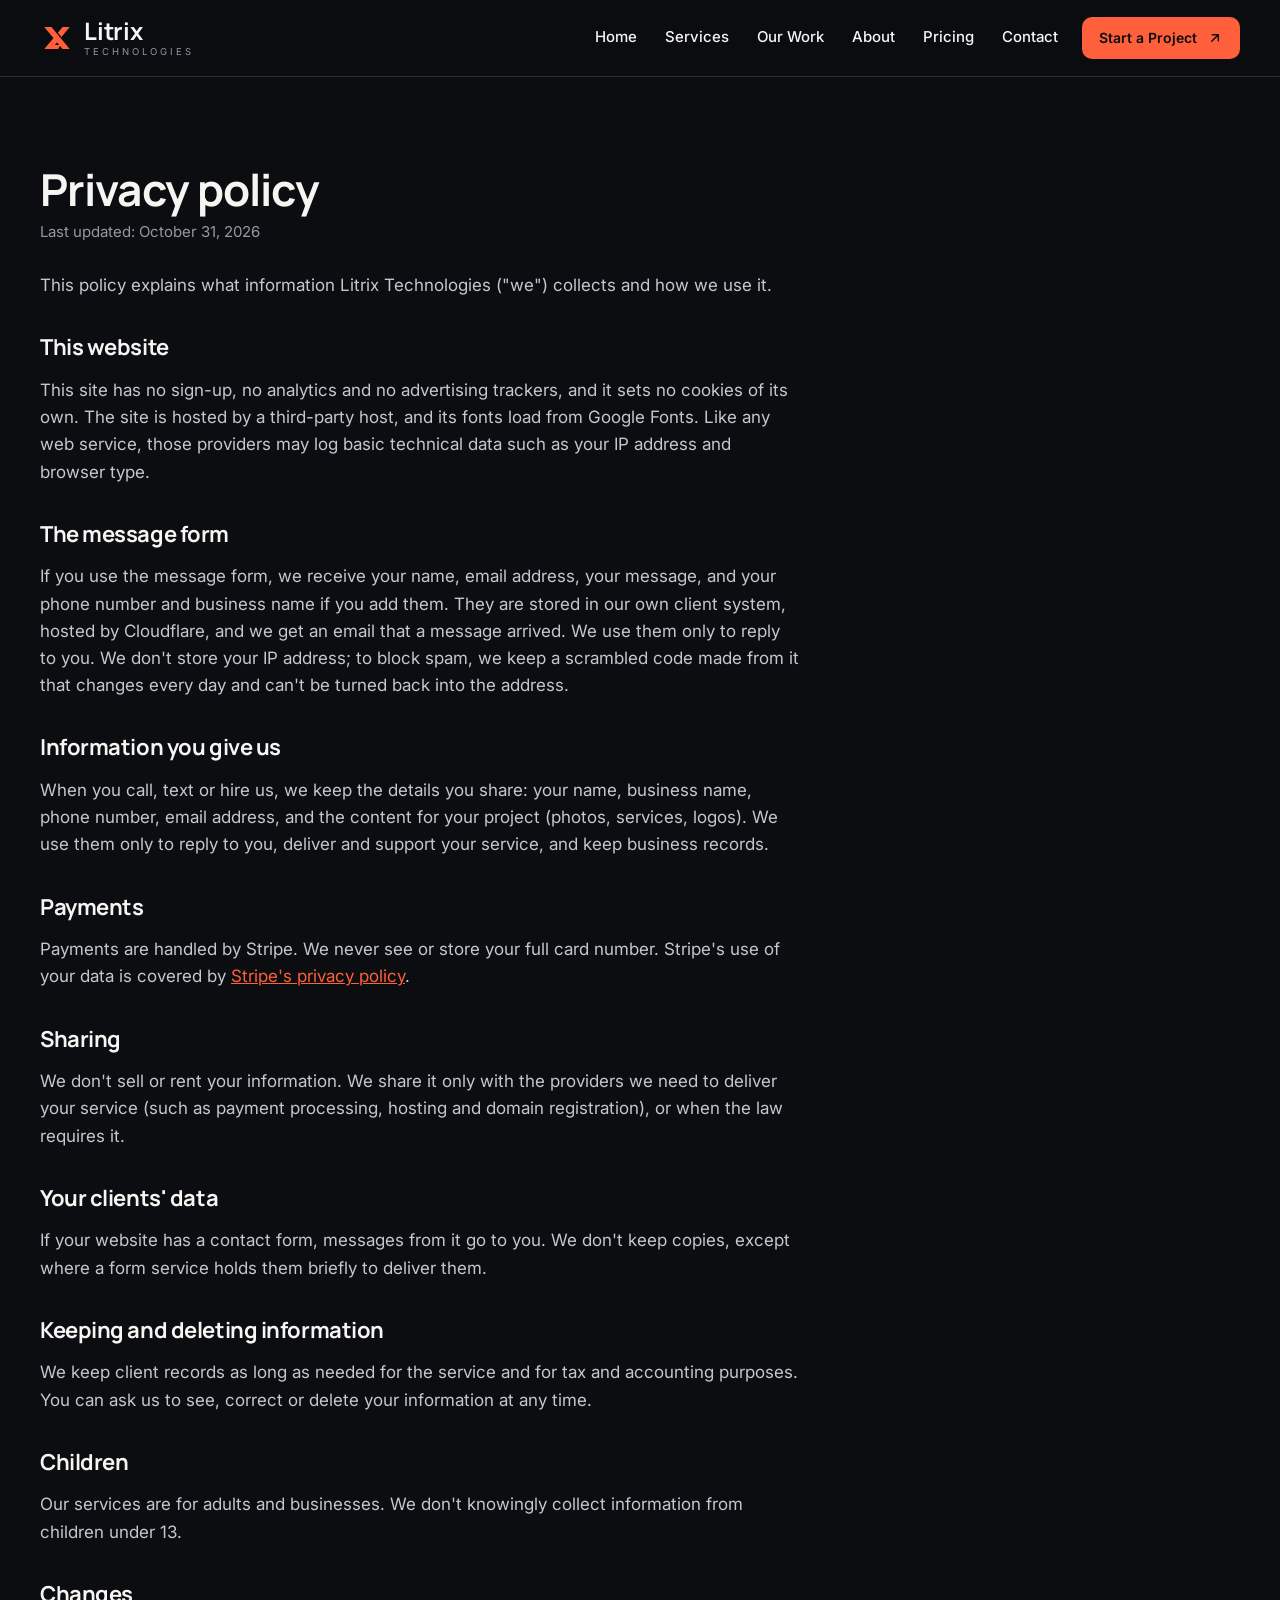
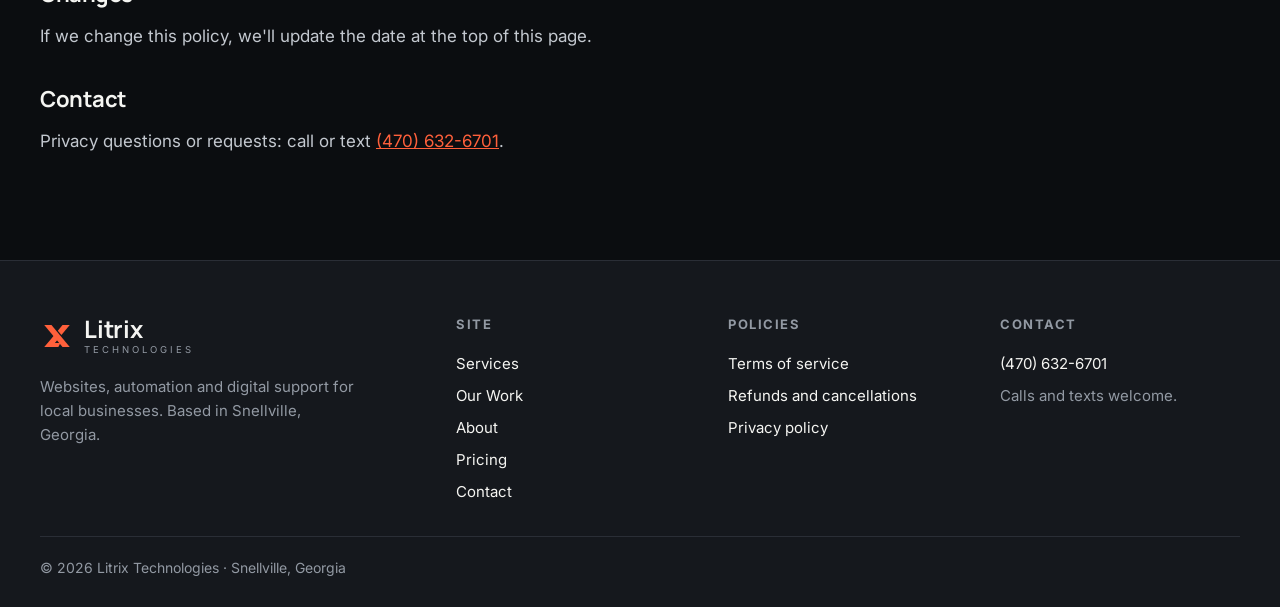
<file: privacy.html>
<!doctype html>
<html lang="en">
<head>
<meta charset="utf-8">
<meta name="viewport" content="width=device-width, initial-scale=1, viewport-fit=cover">
<title>Privacy policy | Litrix Technologies</title>
<meta name="description" content="Privacy policy for Litrix Technologies.">
<meta name="theme-color" content="#0B0D10">
<link rel="icon" href="/favicon.svg" type="image/svg+xml">
<link rel="preconnect" href="https://fonts.googleapis.com">
<link rel="preconnect" href="https://fonts.gstatic.com" crossorigin>
<link rel="stylesheet" href="https://fonts.googleapis.com/css2?family=Inter:wght@400;500;600&amp;family=Manrope:wght@600;700;800&amp;display=swap">
<link rel="stylesheet" href="/styles.css">
</head>
<body>
<a class="skip" href="#main">Skip to content</a>
<header class="site-header">
<div class="wrap bar">
<a class="brand" href="/" aria-label="Litrix Technologies home"><svg class="mark" width="34" height="34" viewBox="0 0 40 40" aria-hidden="true"><path d="M5 7 H13.5 L35 33 H26.5 Z" fill="#FF603B"/><path d="M26.5 7 H35 L25.2 18.9 L21 13.8 Z" fill="#FF603B"/><path d="M17.2 18.4 L21.4 23.5 L17.5 28.2 H24 L21.6 33 H5 Z" fill="#FF603B"/></svg><span class="brand-name"><strong>Litrix</strong><small>TECHNOLOGIES</small></span></a>
<nav class="nav" aria-label="Main">
<a href="/">Home</a>
<a href="/services">Services</a>
<a href="/work">Our Work</a>
<a href="/about">About</a>
<a href="/pricing">Pricing</a>
<a href="/contact">Contact</a>
</nav>
<a class="btn btn-primary btn-sm hide-sm" href="/contact">Start a Project <svg class="i" width="16" height="16" viewBox="0 0 24 24" aria-hidden="true" fill="none" stroke="currentColor" stroke-width="2.2" stroke-linecap="round" stroke-linejoin="round"><path d="M7 17 17 7M8 7h9v9"/></svg></a>
<details class="menu">
<summary><span class="sr-only">Menu</span><svg width="24" height="24" viewBox="0 0 24 24" aria-hidden="true" fill="none" stroke="currentColor" stroke-width="2" stroke-linecap="round"><path d="M4 7h16M4 12h16M4 17h16"/></svg></summary>
<nav class="menu-panel" aria-label="Main (mobile)">
<a href="/">Home</a>
<a href="/services">Services</a>
<a href="/work">Our Work</a>
<a href="/about">About</a>
<a href="/pricing">Pricing</a>
<a href="/contact">Contact</a>
<a class="btn btn-primary" href="/contact">Start a Project <svg class="i" width="16" height="16" viewBox="0 0 24 24" aria-hidden="true" fill="none" stroke="currentColor" stroke-width="2.2" stroke-linecap="round" stroke-linejoin="round"><path d="M7 17 17 7M8 7h9v9"/></svg></a>
</nav>
</details>
</div>
</header>
<main id="main">
<section class="section policy"><div class="wrap">
<h1>Privacy policy</h1>
<p class="updated">Last updated: October 31, 2026</p>
<p>This policy explains what information Litrix Technologies ("we") collects and how we use it.</p>

<h2>This website</h2>
<p>This site has no sign-up, no analytics and no advertising trackers, and it sets no cookies of its own. The site is hosted by a third-party host, and its fonts load from Google Fonts. Like any web service, those providers may log basic technical data such as your IP address and browser type.</p>

<h2>The message form</h2>
<p>If you use the message form, we receive your name, email address, your message, and your phone number and business name if you add them. They are stored in our own client system, hosted by Cloudflare, and we get an email that a message arrived. We use them only to reply to you. We don't store your IP address; to block spam, we keep a scrambled code made from it that changes every day and can't be turned back into the address.</p>
<h2>Information you give us</h2>
<p>When you call, text or hire us, we keep the details you share: your name, business name, phone number, email address, and the content for your project (photos, services, logos). We use them only to reply to you, deliver and support your service, and keep business records.</p>

<h2>Payments</h2>
<p>Payments are handled by Stripe. We never see or store your full card number. Stripe's use of your data is covered by <a href="https://stripe.com/privacy">Stripe's privacy policy</a>.</p>

<h2>Sharing</h2>
<p>We don't sell or rent your information. We share it only with the providers we need to deliver your service (such as payment processing, hosting and domain registration), or when the law requires it.</p>

<h2>Your clients' data</h2>
<p>If your website has a contact form, messages from it go to you. We don't keep copies, except where a form service holds them briefly to deliver them.</p>

<h2>Keeping and deleting information</h2>
<p>We keep client records as long as needed for the service and for tax and accounting purposes. You can ask us to see, correct or delete your information at any time.</p>

<h2>Children</h2>
<p>Our services are for adults and businesses. We don't knowingly collect information from children under 13.</p>

<h2>Changes</h2>
<p>If we change this policy, we'll update the date at the top of this page.</p>

<h2>Contact</h2>
<p>Privacy questions or requests: call or text <a href="tel:+14706326701">(470) 632-6701</a>.</p>
</div></section>
</main>
<footer class="site-footer">
<div class="wrap foot">
<div class="foot-brand">
<a class="brand" href="/" aria-label="Litrix Technologies home"><svg class="mark" width="34" height="34" viewBox="0 0 40 40" aria-hidden="true"><path d="M5 7 H13.5 L35 33 H26.5 Z" fill="#FF603B"/><path d="M26.5 7 H35 L25.2 18.9 L21 13.8 Z" fill="#FF603B"/><path d="M17.2 18.4 L21.4 23.5 L17.5 28.2 H24 L21.6 33 H5 Z" fill="#FF603B"/></svg><span class="brand-name"><strong>Litrix</strong><small>TECHNOLOGIES</small></span></a>
<p>Websites, automation and digital support for local businesses. Based in Snellville, Georgia.</p>
</div>
<nav aria-label="Site">
<h2>Site</h2>
<a href="/services">Services</a><a href="/work">Our Work</a><a href="/about">About</a><a href="/pricing">Pricing</a><a href="/contact">Contact</a>
</nav>
<nav aria-label="Policies">
<h2>Policies</h2>
<a href="/terms">Terms of service</a><a href="/refunds">Refunds and cancellations</a><a href="/privacy">Privacy policy</a>
</nav>
<div>
<h2>Contact</h2>
<a href="tel:+14706326701">(470) 632-6701</a>
<p>Calls and texts welcome.</p>
</div>
</div>
<div class="wrap foot-base"><span>© 2026 Litrix Technologies · Snellville, Georgia</span></div>
</footer>
</body>
</html>
</file>
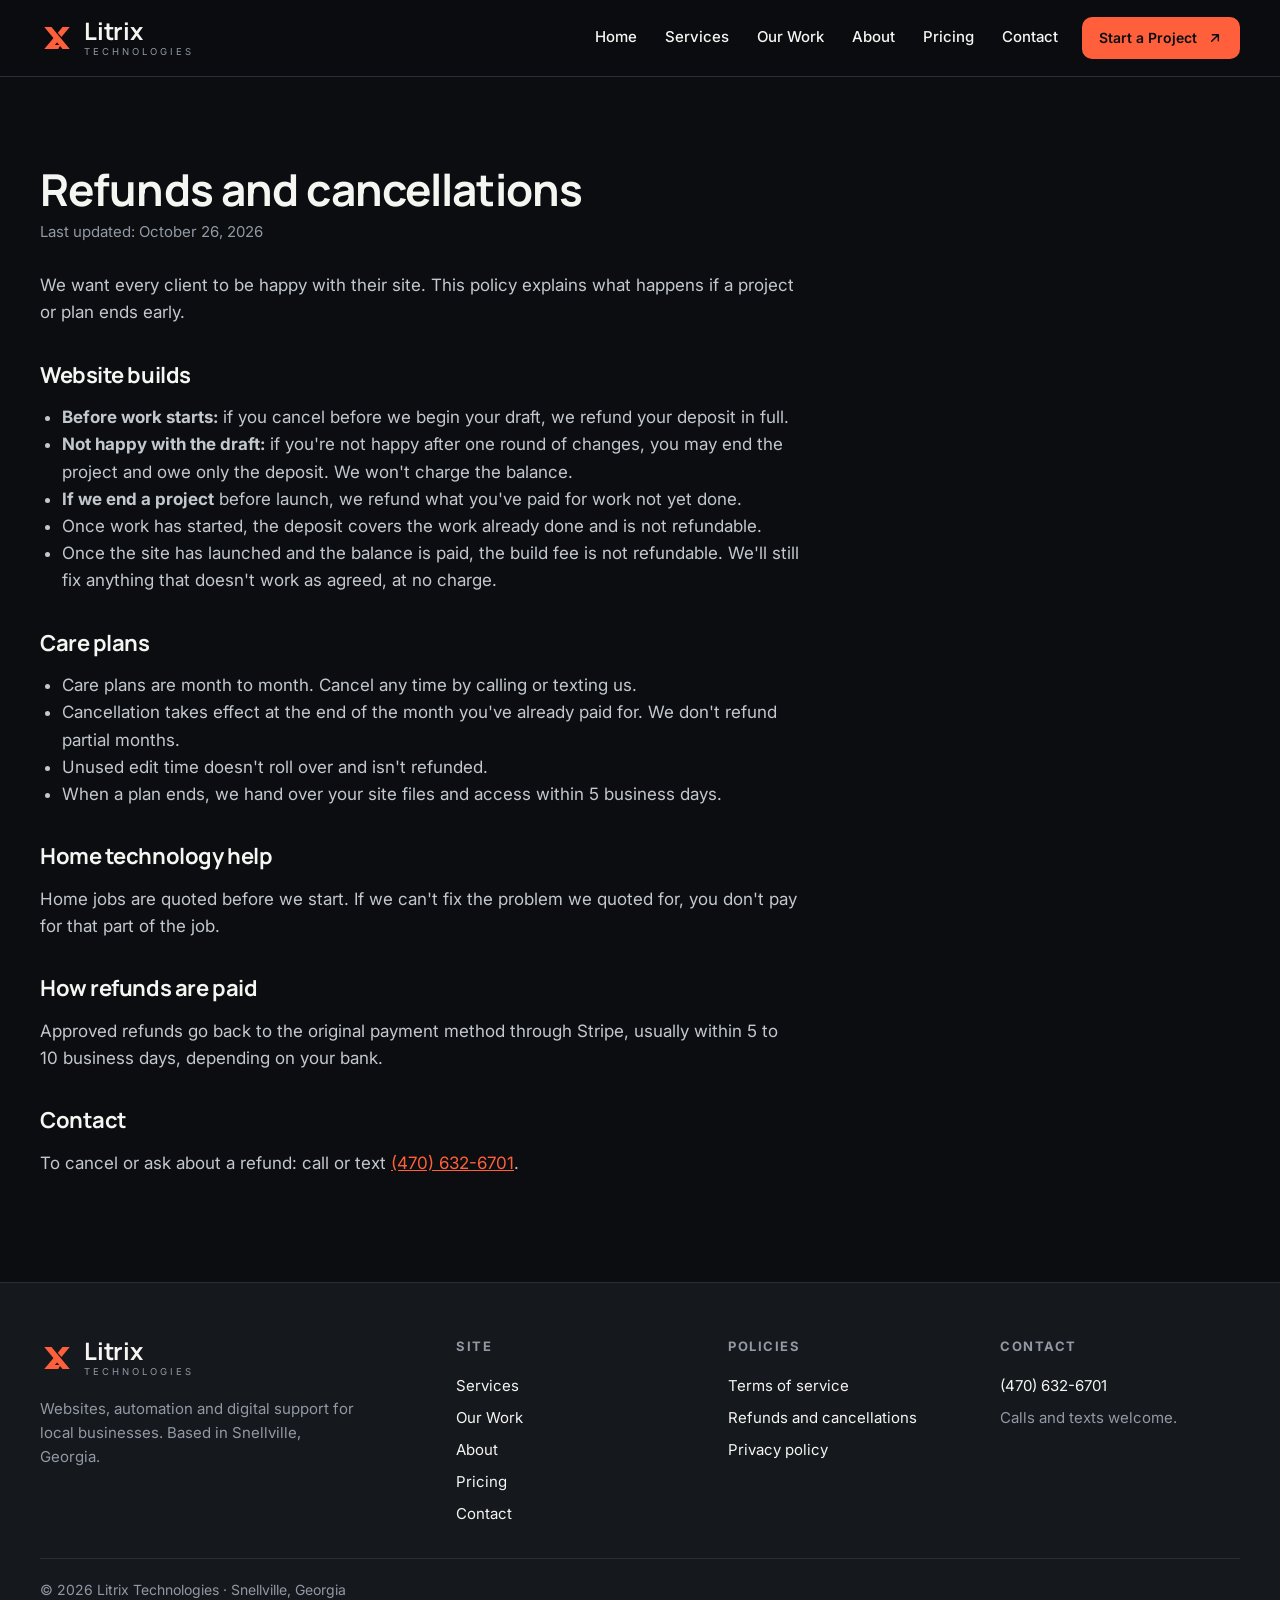
<file: refunds.html>
<!doctype html>
<html lang="en">
<head>
<meta charset="utf-8">
<meta name="viewport" content="width=device-width, initial-scale=1, viewport-fit=cover">
<title>Refunds and cancellations | Litrix Technologies</title>
<meta name="description" content="Refund and cancellation policy for Litrix Technologies.">
<meta name="theme-color" content="#0B0D10">
<link rel="icon" href="/favicon.svg" type="image/svg+xml">
<link rel="preconnect" href="https://fonts.googleapis.com">
<link rel="preconnect" href="https://fonts.gstatic.com" crossorigin>
<link rel="stylesheet" href="https://fonts.googleapis.com/css2?family=Inter:wght@400;500;600&amp;family=Manrope:wght@600;700;800&amp;display=swap">
<link rel="stylesheet" href="/styles.css">
</head>
<body>
<a class="skip" href="#main">Skip to content</a>
<header class="site-header">
<div class="wrap bar">
<a class="brand" href="/" aria-label="Litrix Technologies home"><svg class="mark" width="34" height="34" viewBox="0 0 40 40" aria-hidden="true"><path d="M5 7 H13.5 L35 33 H26.5 Z" fill="#FF603B"/><path d="M26.5 7 H35 L25.2 18.9 L21 13.8 Z" fill="#FF603B"/><path d="M17.2 18.4 L21.4 23.5 L17.5 28.2 H24 L21.6 33 H5 Z" fill="#FF603B"/></svg><span class="brand-name"><strong>Litrix</strong><small>TECHNOLOGIES</small></span></a>
<nav class="nav" aria-label="Main">
<a href="/">Home</a>
<a href="/services">Services</a>
<a href="/work">Our Work</a>
<a href="/about">About</a>
<a href="/pricing">Pricing</a>
<a href="/contact">Contact</a>
</nav>
<a class="btn btn-primary btn-sm hide-sm" href="/contact">Start a Project <svg class="i" width="16" height="16" viewBox="0 0 24 24" aria-hidden="true" fill="none" stroke="currentColor" stroke-width="2.2" stroke-linecap="round" stroke-linejoin="round"><path d="M7 17 17 7M8 7h9v9"/></svg></a>
<details class="menu">
<summary><span class="sr-only">Menu</span><svg width="24" height="24" viewBox="0 0 24 24" aria-hidden="true" fill="none" stroke="currentColor" stroke-width="2" stroke-linecap="round"><path d="M4 7h16M4 12h16M4 17h16"/></svg></summary>
<nav class="menu-panel" aria-label="Main (mobile)">
<a href="/">Home</a>
<a href="/services">Services</a>
<a href="/work">Our Work</a>
<a href="/about">About</a>
<a href="/pricing">Pricing</a>
<a href="/contact">Contact</a>
<a class="btn btn-primary" href="/contact">Start a Project <svg class="i" width="16" height="16" viewBox="0 0 24 24" aria-hidden="true" fill="none" stroke="currentColor" stroke-width="2.2" stroke-linecap="round" stroke-linejoin="round"><path d="M7 17 17 7M8 7h9v9"/></svg></a>
</nav>
</details>
</div>
</header>
<main id="main">
<section class="section policy"><div class="wrap">
<h1>Refunds and cancellations</h1>
<p class="updated">Last updated: October 26, 2026</p>
<p>We want every client to be happy with their site. This policy explains what happens if a project or plan ends early.</p>

<h2>Website builds</h2>
<ul>
<li><strong>Before work starts:</strong> if you cancel before we begin your draft, we refund your deposit in full.</li>
<li><strong>Not happy with the draft:</strong> if you're not happy after one round of changes, you may end the project and owe only the deposit. We won't charge the balance.</li>
<li><strong>If we end a project</strong> before launch, we refund what you've paid for work not yet done.</li>
<li>Once work has started, the deposit covers the work already done and is not refundable.</li>
<li>Once the site has launched and the balance is paid, the build fee is not refundable. We'll still fix anything that doesn't work as agreed, at no charge.</li>
</ul>

<h2>Care plans</h2>
<ul>
<li>Care plans are month to month. Cancel any time by calling or texting us.</li>
<li>Cancellation takes effect at the end of the month you've already paid for. We don't refund partial months.</li>
<li>Unused edit time doesn't roll over and isn't refunded.</li>
<li>When a plan ends, we hand over your site files and access within 5 business days.</li>
</ul>

<h2>Home technology help</h2>
<p>Home jobs are quoted before we start. If we can't fix the problem we quoted for, you don't pay for that part of the job.</p>

<h2>How refunds are paid</h2>
<p>Approved refunds go back to the original payment method through Stripe, usually within 5 to 10 business days, depending on your bank.</p>

<h2>Contact</h2>
<p>To cancel or ask about a refund: call or text <a href="tel:+14706326701">(470) 632-6701</a>.</p>
</div></section>
</main>
<footer class="site-footer">
<div class="wrap foot">
<div class="foot-brand">
<a class="brand" href="/" aria-label="Litrix Technologies home"><svg class="mark" width="34" height="34" viewBox="0 0 40 40" aria-hidden="true"><path d="M5 7 H13.5 L35 33 H26.5 Z" fill="#FF603B"/><path d="M26.5 7 H35 L25.2 18.9 L21 13.8 Z" fill="#FF603B"/><path d="M17.2 18.4 L21.4 23.5 L17.5 28.2 H24 L21.6 33 H5 Z" fill="#FF603B"/></svg><span class="brand-name"><strong>Litrix</strong><small>TECHNOLOGIES</small></span></a>
<p>Websites, automation and digital support for local businesses. Based in Snellville, Georgia.</p>
</div>
<nav aria-label="Site">
<h2>Site</h2>
<a href="/services">Services</a><a href="/work">Our Work</a><a href="/about">About</a><a href="/pricing">Pricing</a><a href="/contact">Contact</a>
</nav>
<nav aria-label="Policies">
<h2>Policies</h2>
<a href="/terms">Terms of service</a><a href="/refunds">Refunds and cancellations</a><a href="/privacy">Privacy policy</a>
</nav>
<div>
<h2>Contact</h2>
<a href="tel:+14706326701">(470) 632-6701</a>
<p>Calls and texts welcome.</p>
</div>
</div>
<div class="wrap foot-base"><span>© 2026 Litrix Technologies · Snellville, Georgia</span></div>
</footer>
</body>
</html>
</file>
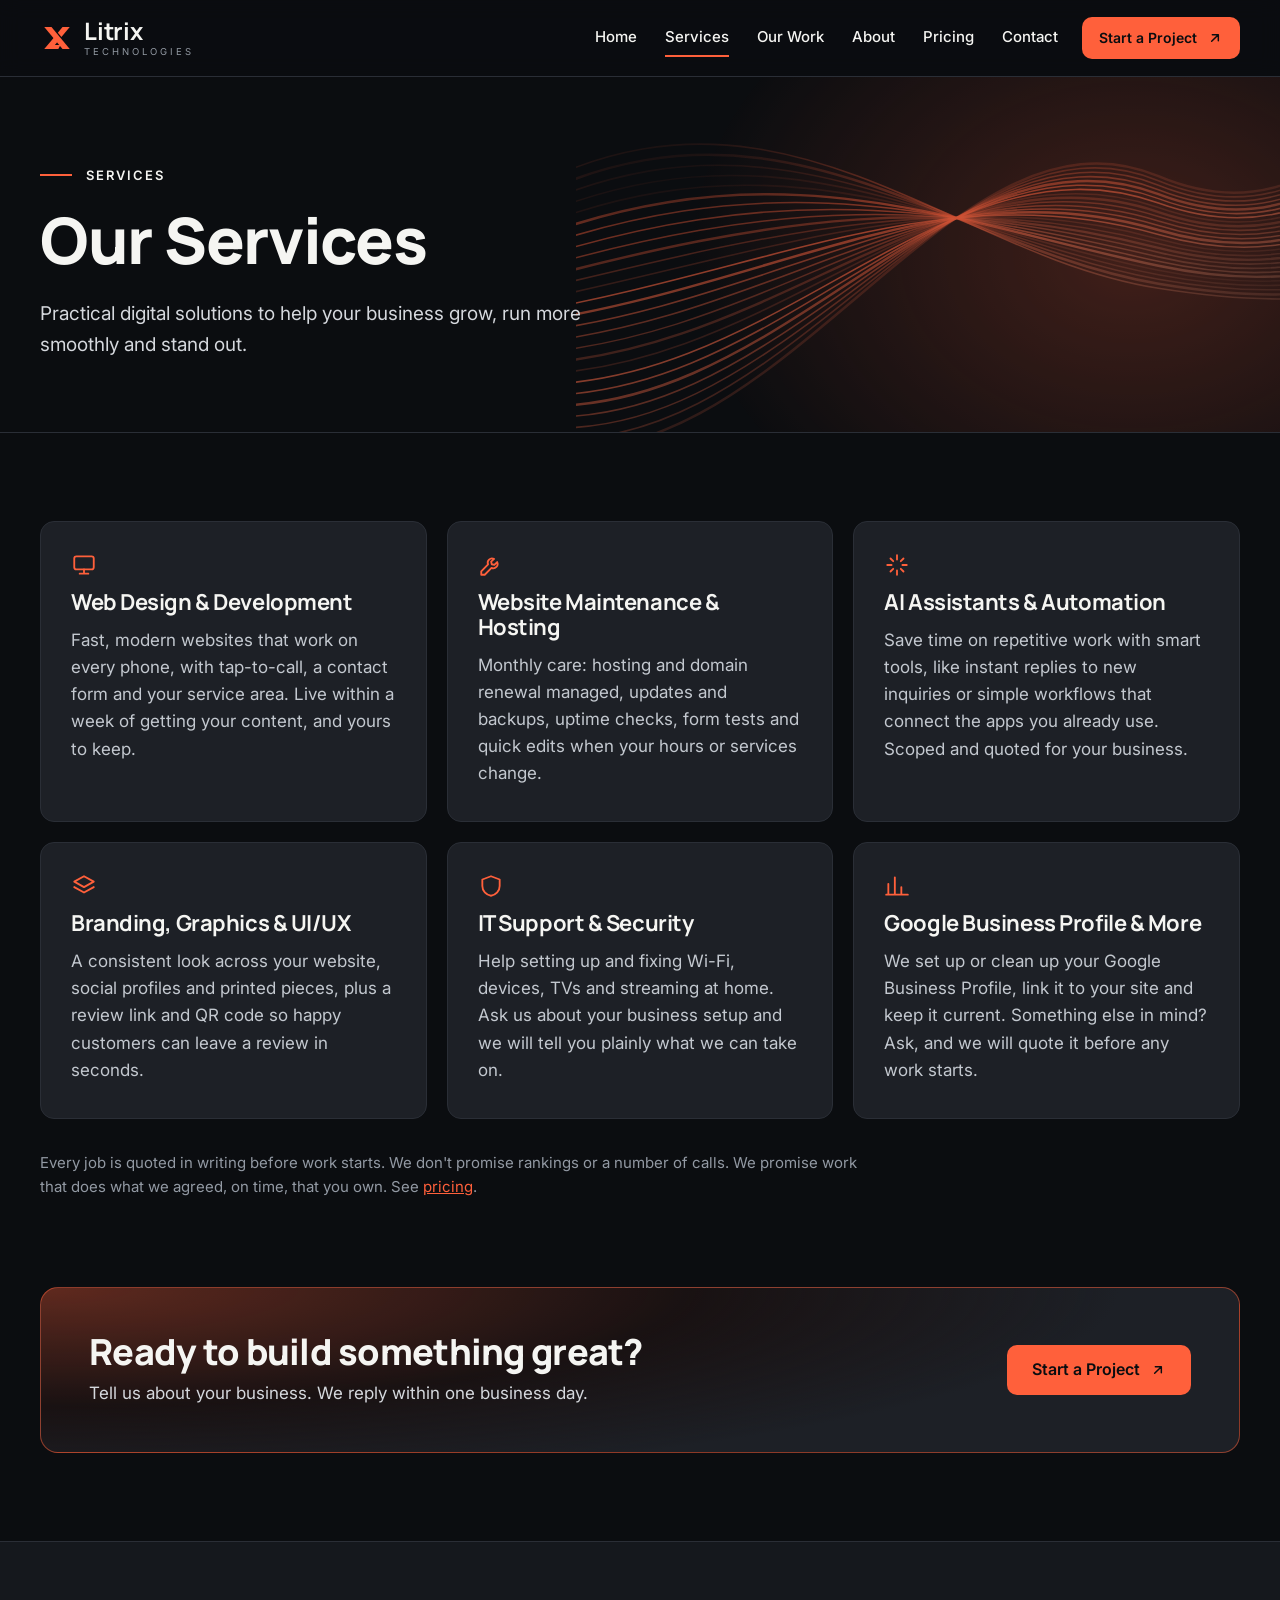
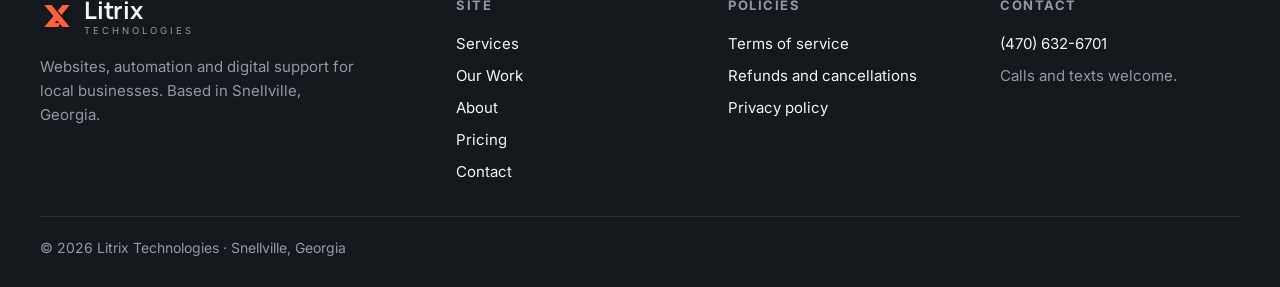
<file: services.html>
<!doctype html>
<html lang="en">
<head>
<meta charset="utf-8">
<meta name="viewport" content="width=device-width, initial-scale=1, viewport-fit=cover">
<title>Services | Litrix Technologies</title>
<meta name="description" content="Web design, website care and hosting, automation, branding, IT help and Google Business Profile setup from Litrix Technologies.">
<meta name="theme-color" content="#0B0D10">
<link rel="icon" href="/favicon.svg" type="image/svg+xml">
<link rel="preconnect" href="https://fonts.googleapis.com">
<link rel="preconnect" href="https://fonts.gstatic.com" crossorigin>
<link rel="stylesheet" href="https://fonts.googleapis.com/css2?family=Inter:wght@400;500;600&amp;family=Manrope:wght@600;700;800&amp;display=swap">
<link rel="stylesheet" href="/styles.css">
</head>
<body>
<a class="skip" href="#main">Skip to content</a>
<header class="site-header">
<div class="wrap bar">
<a class="brand" href="/" aria-label="Litrix Technologies home"><svg class="mark" width="34" height="34" viewBox="0 0 40 40" aria-hidden="true"><path d="M5 7 H13.5 L35 33 H26.5 Z" fill="#FF603B"/><path d="M26.5 7 H35 L25.2 18.9 L21 13.8 Z" fill="#FF603B"/><path d="M17.2 18.4 L21.4 23.5 L17.5 28.2 H24 L21.6 33 H5 Z" fill="#FF603B"/></svg><span class="brand-name"><strong>Litrix</strong><small>TECHNOLOGIES</small></span></a>
<nav class="nav" aria-label="Main">
<a href="/">Home</a>
<a href="/services" aria-current="page">Services</a>
<a href="/work">Our Work</a>
<a href="/about">About</a>
<a href="/pricing">Pricing</a>
<a href="/contact">Contact</a>
</nav>
<a class="btn btn-primary btn-sm hide-sm" href="/contact">Start a Project <svg class="i" width="16" height="16" viewBox="0 0 24 24" aria-hidden="true" fill="none" stroke="currentColor" stroke-width="2.2" stroke-linecap="round" stroke-linejoin="round"><path d="M7 17 17 7M8 7h9v9"/></svg></a>
<details class="menu">
<summary><span class="sr-only">Menu</span><svg width="24" height="24" viewBox="0 0 24 24" aria-hidden="true" fill="none" stroke="currentColor" stroke-width="2" stroke-linecap="round"><path d="M4 7h16M4 12h16M4 17h16"/></svg></summary>
<nav class="menu-panel" aria-label="Main (mobile)">
<a href="/">Home</a>
<a href="/services" aria-current="page">Services</a>
<a href="/work">Our Work</a>
<a href="/about">About</a>
<a href="/pricing">Pricing</a>
<a href="/contact">Contact</a>
<a class="btn btn-primary" href="/contact">Start a Project <svg class="i" width="16" height="16" viewBox="0 0 24 24" aria-hidden="true" fill="none" stroke="currentColor" stroke-width="2.2" stroke-linecap="round" stroke-linejoin="round"><path d="M7 17 17 7M8 7h9v9"/></svg></a>
</nav>
</details>
</div>
</header>
<main id="main">
<section class="page-hero">
<svg class="waves" viewBox="0 0 800 600" aria-hidden="true" preserveAspectRatio="xMidYMid slice">
<defs>
<linearGradient id="wg" x1="0" y1="0" x2="1" y2="1"><stop offset="0" stop-color="#FF603B" stop-opacity="0"/><stop offset=".45" stop-color="#FF603B" stop-opacity=".9"/><stop offset="1" stop-color="#FFB08F" stop-opacity=".15"/></linearGradient>
<radialGradient id="glow" cx=".62" cy=".5" r=".5"><stop offset="0" stop-color="#FF603B" stop-opacity=".28"/><stop offset="1" stop-color="#FF603B" stop-opacity="0"/></radialGradient>
</defs>
<rect width="800" height="600" fill="url(#glow)"/>
<path d="M-50 470 C 180 520, 330 150, 520 230 S 760 40, 860 80" fill="none" stroke="url(#wg)" stroke-width="2.2" opacity="0.25"/>
<path d="M-50 461 C 180 504, 330 156, 520 234 S 760 51, 860 87" fill="none" stroke="url(#wg)" stroke-width="1.4" opacity="0.34"/>
<path d="M-50 452 C 180 488, 330 162, 520 238 S 760 62, 860 94" fill="none" stroke="url(#wg)" stroke-width="1.4" opacity="0.43"/>
<path d="M-50 443 C 180 472, 330 168, 520 242 S 760 73, 860 101" fill="none" stroke="url(#wg)" stroke-width="1.4" opacity="0.52"/>
<path d="M-50 434 C 180 456, 330 174, 520 246 S 760 84, 860 108" fill="none" stroke="url(#wg)" stroke-width="2.2" opacity="0.61"/>
<path d="M-50 425 C 180 440, 330 180, 520 250 S 760 95, 860 115" fill="none" stroke="url(#wg)" stroke-width="1.4" opacity="0.70"/>
<path d="M-50 416 C 180 424, 330 186, 520 254 S 760 106, 860 122" fill="none" stroke="url(#wg)" stroke-width="1.4" opacity="0.79"/>
<path d="M-50 407 C 180 408, 330 192, 520 258 S 760 117, 860 129" fill="none" stroke="url(#wg)" stroke-width="1.4" opacity="0.25"/>
<path d="M-50 398 C 180 392, 330 198, 520 262 S 760 128, 860 136" fill="none" stroke="url(#wg)" stroke-width="2.2" opacity="0.34"/>
<path d="M-50 389 C 180 376, 330 204, 520 266 S 760 139, 860 143" fill="none" stroke="url(#wg)" stroke-width="1.4" opacity="0.43"/>
<path d="M-50 380 C 180 360, 330 210, 520 270 S 760 150, 860 150" fill="none" stroke="url(#wg)" stroke-width="1.4" opacity="0.52"/>
<path d="M-50 371 C 180 344, 330 216, 520 274 S 760 161, 860 157" fill="none" stroke="url(#wg)" stroke-width="1.4" opacity="0.61"/>
<path d="M-50 362 C 180 328, 330 222, 520 278 S 760 172, 860 164" fill="none" stroke="url(#wg)" stroke-width="2.2" opacity="0.70"/>
<path d="M-50 353 C 180 312, 330 228, 520 282 S 760 183, 860 171" fill="none" stroke="url(#wg)" stroke-width="1.4" opacity="0.79"/>
<path d="M-50 344 C 180 296, 330 234, 520 286 S 760 194, 860 178" fill="none" stroke="url(#wg)" stroke-width="1.4" opacity="0.25"/>
<path d="M-50 335 C 180 280, 330 240, 520 290 S 760 205, 860 185" fill="none" stroke="url(#wg)" stroke-width="1.4" opacity="0.34"/>
<path d="M-50 326 C 180 264, 330 246, 520 294 S 760 216, 860 192" fill="none" stroke="url(#wg)" stroke-width="2.2" opacity="0.43"/>
<path d="M-50 317 C 180 248, 330 252, 520 298 S 760 227, 860 199" fill="none" stroke="url(#wg)" stroke-width="1.4" opacity="0.52"/>
<path d="M-50 308 C 180 232, 330 258, 520 302 S 760 238, 860 206" fill="none" stroke="url(#wg)" stroke-width="1.4" opacity="0.61"/>
<path d="M-50 299 C 180 216, 330 264, 520 306 S 760 249, 860 213" fill="none" stroke="url(#wg)" stroke-width="1.4" opacity="0.70"/>
<path d="M-50 290 C 180 200, 330 270, 520 310 S 760 260, 860 220" fill="none" stroke="url(#wg)" stroke-width="2.2" opacity="0.79"/>
<path d="M-50 281 C 180 184, 330 276, 520 314 S 760 271, 860 227" fill="none" stroke="url(#wg)" stroke-width="1.4" opacity="0.25"/>
<path d="M-50 272 C 180 168, 330 282, 520 318 S 760 282, 860 234" fill="none" stroke="url(#wg)" stroke-width="1.4" opacity="0.34"/>
<path d="M-50 263 C 180 152, 330 288, 520 322 S 760 293, 860 241" fill="none" stroke="url(#wg)" stroke-width="1.4" opacity="0.43"/>
<path d="M-50 254 C 180 136, 330 294, 520 326 S 760 304, 860 248" fill="none" stroke="url(#wg)" stroke-width="2.2" opacity="0.52"/>
<path d="M-50 245 C 180 120, 330 300, 520 330 S 760 315, 860 255" fill="none" stroke="url(#wg)" stroke-width="1.4" opacity="0.61"/>
</svg>
<div class="wrap">
<p class="eyebrow"><span class="rule" aria-hidden="true"></span>Services</p>
<h1>Our Services</h1>
<p class="lede">Practical digital solutions to help your business grow, run more smoothly and stand out.</p>
</div>
</section>
<section class="section">
<div class="wrap">
<div class="grid grid-3 services">
<article class="card" id="web">
<svg class="ic" width="26" height="26" viewBox="0 0 24 24" aria-hidden="true" fill="none" stroke="currentColor" stroke-width="1.7" stroke-linecap="round" stroke-linejoin="round"><rect x="3" y="4" width="18" height="12" rx="2"/><path d="M8 20h8M12 16v4"/></svg>
<h2>Web Design &amp; Development</h2>
<p>Fast, modern websites that work on every phone, with tap-to-call, a contact form and your service area. Live within a week of getting your content, and yours to keep.</p>
</article>
<article class="card" id="care">
<svg class="ic" width="26" height="26" viewBox="0 0 24 24" aria-hidden="true" fill="none" stroke="currentColor" stroke-width="1.7" stroke-linecap="round" stroke-linejoin="round"><path d="M14.7 6.3a4 4 0 0 0-5.4 5.2L3 17.8V21h3.2l6.3-6.3a4 4 0 0 0 5.2-5.4l-2.6 2.6-2.4-.6-.6-2.4 2.8-2.6Z"/></svg>
<h2>Website Maintenance &amp; Hosting</h2>
<p>Monthly care: hosting and domain renewal managed, updates and backups, uptime checks, form tests and quick edits when your hours or services change.</p>
</article>
<article class="card" id="automation">
<svg class="ic" width="26" height="26" viewBox="0 0 24 24" aria-hidden="true" fill="none" stroke="currentColor" stroke-width="1.7" stroke-linecap="round" stroke-linejoin="round"><path d="M12 3v4M12 17v4M3 12h4M17 12h4M6 6l2.5 2.5M15.5 15.5 18 18M6 18l2.5-2.5M15.5 8.5 18 6"/></svg>
<h2>AI Assistants &amp; Automation</h2>
<p>Save time on repetitive work with smart tools, like instant replies to new inquiries or simple workflows that connect the apps you already use. Scoped and quoted for your business.</p>
</article>
<article class="card" id="brand">
<svg class="ic" width="26" height="26" viewBox="0 0 24 24" aria-hidden="true" fill="none" stroke="currentColor" stroke-width="1.7" stroke-linecap="round" stroke-linejoin="round"><path d="m12 3 9 5-9 5-9-5 9-5Z"/><path d="m3 13 9 5 9-5"/></svg>
<h2>Branding, Graphics &amp; UI/UX</h2>
<p>A consistent look across your website, social profiles and printed pieces, plus a review link and QR code so happy customers can leave a review in seconds.</p>
</article>
<article class="card" id="it">
<svg class="ic" width="26" height="26" viewBox="0 0 24 24" aria-hidden="true" fill="none" stroke="currentColor" stroke-width="1.7" stroke-linecap="round" stroke-linejoin="round"><path d="M12 3 4 6v6c0 4.5 3.4 8.2 8 9 4.6-.8 8-4.5 8-9V6l-8-3Z"/></svg>
<h2>IT Support &amp; Security</h2>
<p>Help setting up and fixing Wi-Fi, devices, TVs and streaming at home. Ask us about your business setup and we will tell you plainly what we can take on.</p>
</article>
<article class="card" id="more">
<svg class="ic" width="26" height="26" viewBox="0 0 24 24" aria-hidden="true" fill="none" stroke="currentColor" stroke-width="1.7" stroke-linecap="round" stroke-linejoin="round"><path d="M4 20V10M10 20V4M16 20v-7M22 20H2"/></svg>
<h2>Google Business Profile &amp; More</h2>
<p>We set up or clean up your Google Business Profile, link it to your site and keep it current. Something else in mind? Ask, and we will quote it before any work starts.</p>
</article>
</div>
<p class="note">Every job is quoted in writing before work starts. We don't promise rankings or a number of calls. We promise work that does what we agreed, on time, that you own. See <a href="/pricing">pricing</a>.</p>
</div>
</section>
<section class="cta-band" aria-labelledby="cta-title">
<div class="wrap cta-inner">
<div><h2 id="cta-title">Ready to build something great?</h2><p>Tell us about your business. We reply within one business day.</p></div>
<a class="btn btn-primary" href="/contact">Start a Project <svg class="i" width="16" height="16" viewBox="0 0 24 24" aria-hidden="true" fill="none" stroke="currentColor" stroke-width="2.2" stroke-linecap="round" stroke-linejoin="round"><path d="M7 17 17 7M8 7h9v9"/></svg></a>
</div>
</section>
</main>
<footer class="site-footer">
<div class="wrap foot">
<div class="foot-brand">
<a class="brand" href="/" aria-label="Litrix Technologies home"><svg class="mark" width="34" height="34" viewBox="0 0 40 40" aria-hidden="true"><path d="M5 7 H13.5 L35 33 H26.5 Z" fill="#FF603B"/><path d="M26.5 7 H35 L25.2 18.9 L21 13.8 Z" fill="#FF603B"/><path d="M17.2 18.4 L21.4 23.5 L17.5 28.2 H24 L21.6 33 H5 Z" fill="#FF603B"/></svg><span class="brand-name"><strong>Litrix</strong><small>TECHNOLOGIES</small></span></a>
<p>Websites, automation and digital support for local businesses. Based in Snellville, Georgia.</p>
</div>
<nav aria-label="Site">
<h2>Site</h2>
<a href="/services">Services</a><a href="/work">Our Work</a><a href="/about">About</a><a href="/pricing">Pricing</a><a href="/contact">Contact</a>
</nav>
<nav aria-label="Policies">
<h2>Policies</h2>
<a href="/terms">Terms of service</a><a href="/refunds">Refunds and cancellations</a><a href="/privacy">Privacy policy</a>
</nav>
<div>
<h2>Contact</h2>
<a href="tel:+14706326701">(470) 632-6701</a>
<p>Calls and texts welcome.</p>
</div>
</div>
<div class="wrap foot-base"><span>© 2026 Litrix Technologies · Snellville, Georgia</span></div>
</footer>
</body>
</html>
</file>
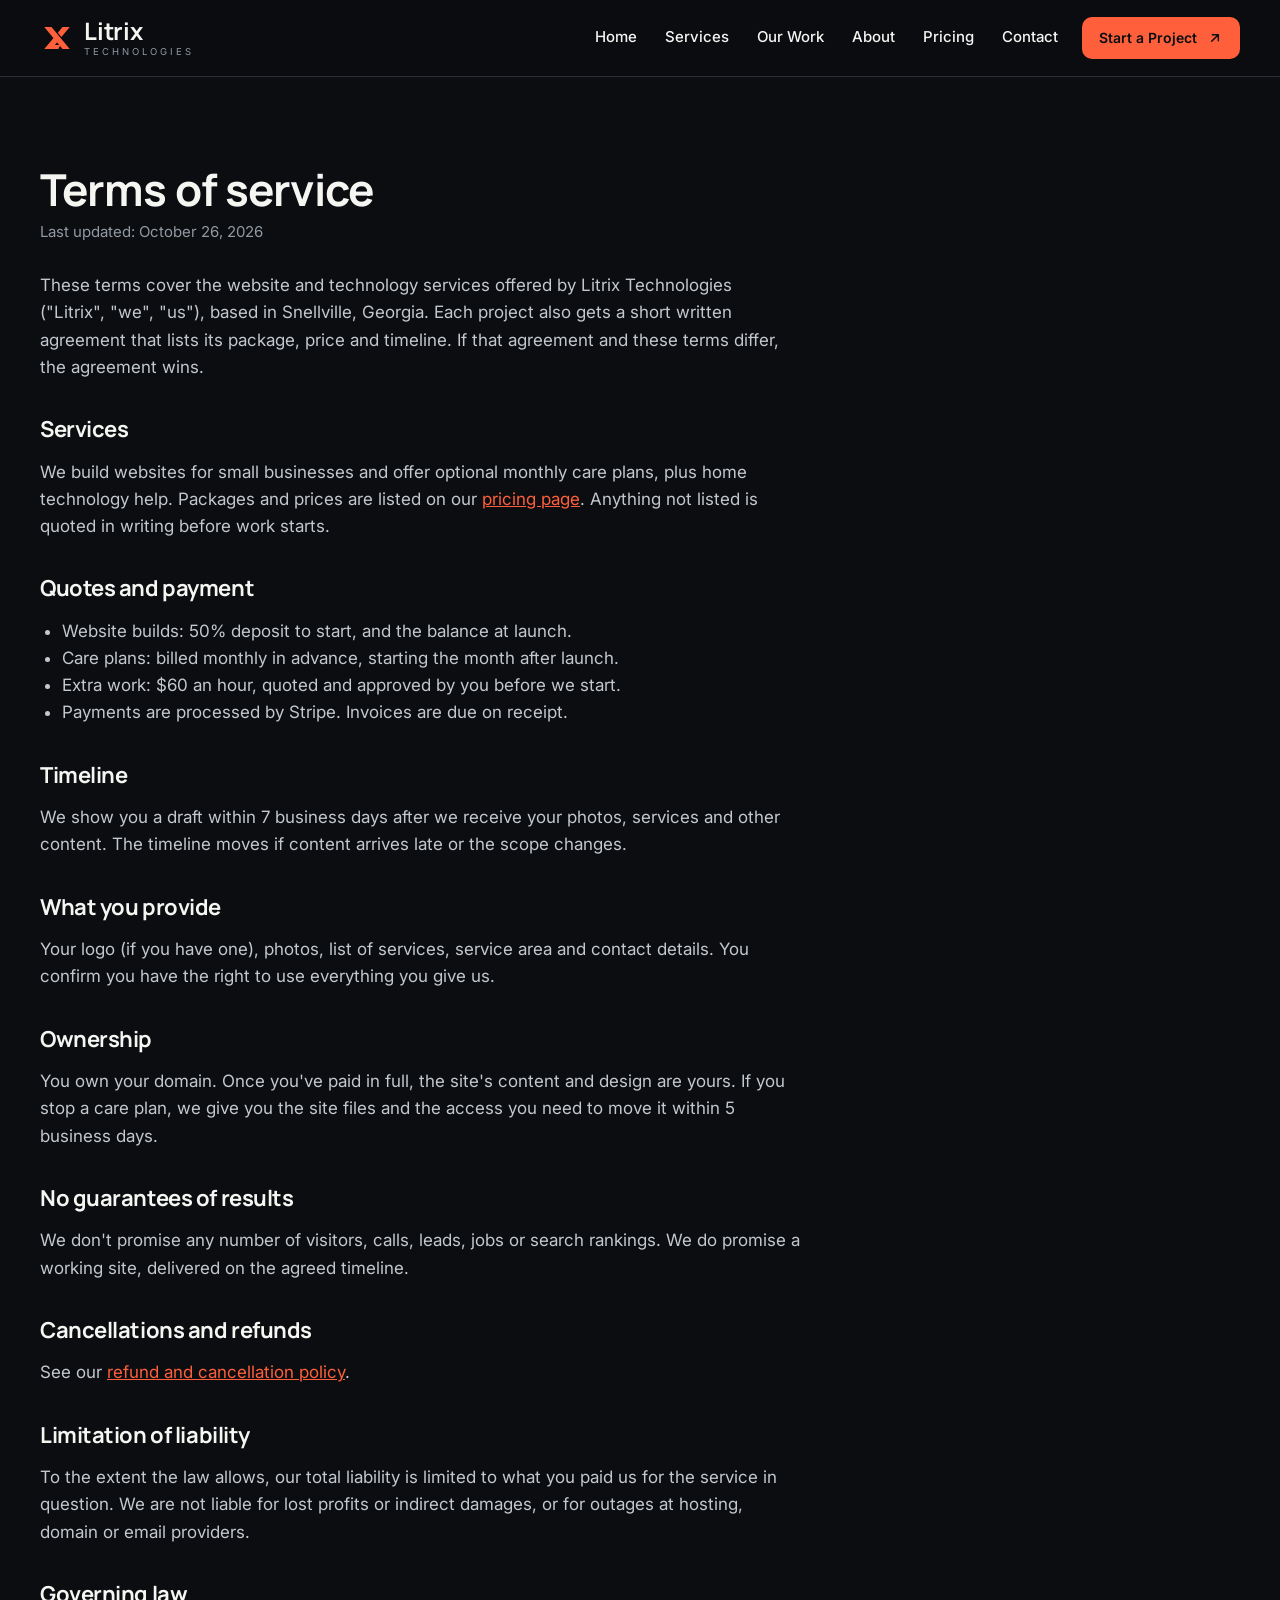
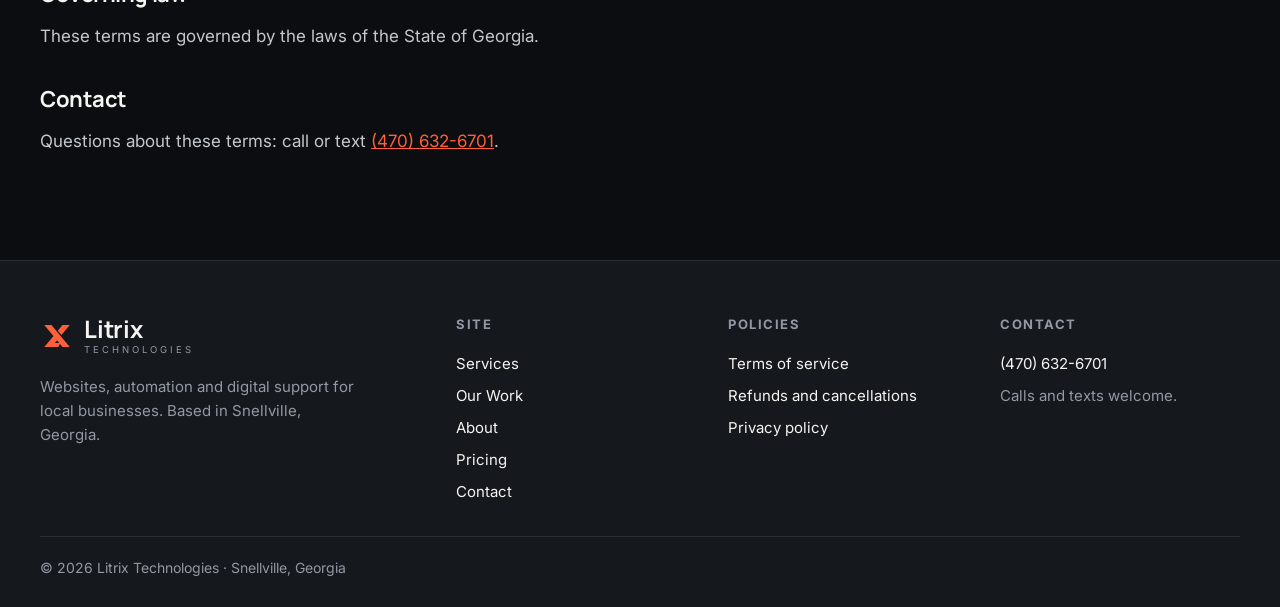
<file: terms.html>
<!doctype html>
<html lang="en">
<head>
<meta charset="utf-8">
<meta name="viewport" content="width=device-width, initial-scale=1, viewport-fit=cover">
<title>Terms of service | Litrix Technologies</title>
<meta name="description" content="Terms of service for Litrix Technologies.">
<meta name="theme-color" content="#0B0D10">
<link rel="icon" href="/favicon.svg" type="image/svg+xml">
<link rel="preconnect" href="https://fonts.googleapis.com">
<link rel="preconnect" href="https://fonts.gstatic.com" crossorigin>
<link rel="stylesheet" href="https://fonts.googleapis.com/css2?family=Inter:wght@400;500;600&amp;family=Manrope:wght@600;700;800&amp;display=swap">
<link rel="stylesheet" href="/styles.css">
</head>
<body>
<a class="skip" href="#main">Skip to content</a>
<header class="site-header">
<div class="wrap bar">
<a class="brand" href="/" aria-label="Litrix Technologies home"><svg class="mark" width="34" height="34" viewBox="0 0 40 40" aria-hidden="true"><path d="M5 7 H13.5 L35 33 H26.5 Z" fill="#FF603B"/><path d="M26.5 7 H35 L25.2 18.9 L21 13.8 Z" fill="#FF603B"/><path d="M17.2 18.4 L21.4 23.5 L17.5 28.2 H24 L21.6 33 H5 Z" fill="#FF603B"/></svg><span class="brand-name"><strong>Litrix</strong><small>TECHNOLOGIES</small></span></a>
<nav class="nav" aria-label="Main">
<a href="/">Home</a>
<a href="/services">Services</a>
<a href="/work">Our Work</a>
<a href="/about">About</a>
<a href="/pricing">Pricing</a>
<a href="/contact">Contact</a>
</nav>
<a class="btn btn-primary btn-sm hide-sm" href="/contact">Start a Project <svg class="i" width="16" height="16" viewBox="0 0 24 24" aria-hidden="true" fill="none" stroke="currentColor" stroke-width="2.2" stroke-linecap="round" stroke-linejoin="round"><path d="M7 17 17 7M8 7h9v9"/></svg></a>
<details class="menu">
<summary><span class="sr-only">Menu</span><svg width="24" height="24" viewBox="0 0 24 24" aria-hidden="true" fill="none" stroke="currentColor" stroke-width="2" stroke-linecap="round"><path d="M4 7h16M4 12h16M4 17h16"/></svg></summary>
<nav class="menu-panel" aria-label="Main (mobile)">
<a href="/">Home</a>
<a href="/services">Services</a>
<a href="/work">Our Work</a>
<a href="/about">About</a>
<a href="/pricing">Pricing</a>
<a href="/contact">Contact</a>
<a class="btn btn-primary" href="/contact">Start a Project <svg class="i" width="16" height="16" viewBox="0 0 24 24" aria-hidden="true" fill="none" stroke="currentColor" stroke-width="2.2" stroke-linecap="round" stroke-linejoin="round"><path d="M7 17 17 7M8 7h9v9"/></svg></a>
</nav>
</details>
</div>
</header>
<main id="main">
<section class="section policy"><div class="wrap">
<h1>Terms of service</h1>
<p class="updated">Last updated: October 26, 2026</p>
<p>These terms cover the website and technology services offered by Litrix Technologies ("Litrix", "we", "us"), based in Snellville, Georgia. Each project also gets a short written agreement that lists its package, price and timeline. If that agreement and these terms differ, the agreement wins.</p>

<h2>Services</h2>
<p>We build websites for small businesses and offer optional monthly care plans, plus home technology help. Packages and prices are listed on our <a href="/pricing">pricing page</a>. Anything not listed is quoted in writing before work starts.</p>

<h2>Quotes and payment</h2>
<ul>
<li>Website builds: 50% deposit to start, and the balance at launch.</li>
<li>Care plans: billed monthly in advance, starting the month after launch.</li>
<li>Extra work: $60 an hour, quoted and approved by you before we start.</li>
<li>Payments are processed by Stripe. Invoices are due on receipt.</li>
</ul>

<h2>Timeline</h2>
<p>We show you a draft within 7 business days after we receive your photos, services and other content. The timeline moves if content arrives late or the scope changes.</p>

<h2>What you provide</h2>
<p>Your logo (if you have one), photos, list of services, service area and contact details. You confirm you have the right to use everything you give us.</p>

<h2>Ownership</h2>
<p>You own your domain. Once you've paid in full, the site's content and design are yours. If you stop a care plan, we give you the site files and the access you need to move it within 5 business days.</p>

<h2>No guarantees of results</h2>
<p>We don't promise any number of visitors, calls, leads, jobs or search rankings. We do promise a working site, delivered on the agreed timeline.</p>

<h2>Cancellations and refunds</h2>
<p>See our <a href="/refunds">refund and cancellation policy</a>.</p>

<h2>Limitation of liability</h2>
<p>To the extent the law allows, our total liability is limited to what you paid us for the service in question. We are not liable for lost profits or indirect damages, or for outages at hosting, domain or email providers.</p>

<h2>Governing law</h2>
<p>These terms are governed by the laws of the State of Georgia.</p>

<h2>Contact</h2>
<p>Questions about these terms: call or text <a href="tel:+14706326701">(470) 632-6701</a>.</p>
</div></section>
</main>
<footer class="site-footer">
<div class="wrap foot">
<div class="foot-brand">
<a class="brand" href="/" aria-label="Litrix Technologies home"><svg class="mark" width="34" height="34" viewBox="0 0 40 40" aria-hidden="true"><path d="M5 7 H13.5 L35 33 H26.5 Z" fill="#FF603B"/><path d="M26.5 7 H35 L25.2 18.9 L21 13.8 Z" fill="#FF603B"/><path d="M17.2 18.4 L21.4 23.5 L17.5 28.2 H24 L21.6 33 H5 Z" fill="#FF603B"/></svg><span class="brand-name"><strong>Litrix</strong><small>TECHNOLOGIES</small></span></a>
<p>Websites, automation and digital support for local businesses. Based in Snellville, Georgia.</p>
</div>
<nav aria-label="Site">
<h2>Site</h2>
<a href="/services">Services</a><a href="/work">Our Work</a><a href="/about">About</a><a href="/pricing">Pricing</a><a href="/contact">Contact</a>
</nav>
<nav aria-label="Policies">
<h2>Policies</h2>
<a href="/terms">Terms of service</a><a href="/refunds">Refunds and cancellations</a><a href="/privacy">Privacy policy</a>
</nav>
<div>
<h2>Contact</h2>
<a href="tel:+14706326701">(470) 632-6701</a>
<p>Calls and texts welcome.</p>
</div>
</div>
<div class="wrap foot-base"><span>© 2026 Litrix Technologies · Snellville, Georgia</span></div>
</footer>
</body>
</html>
</file>
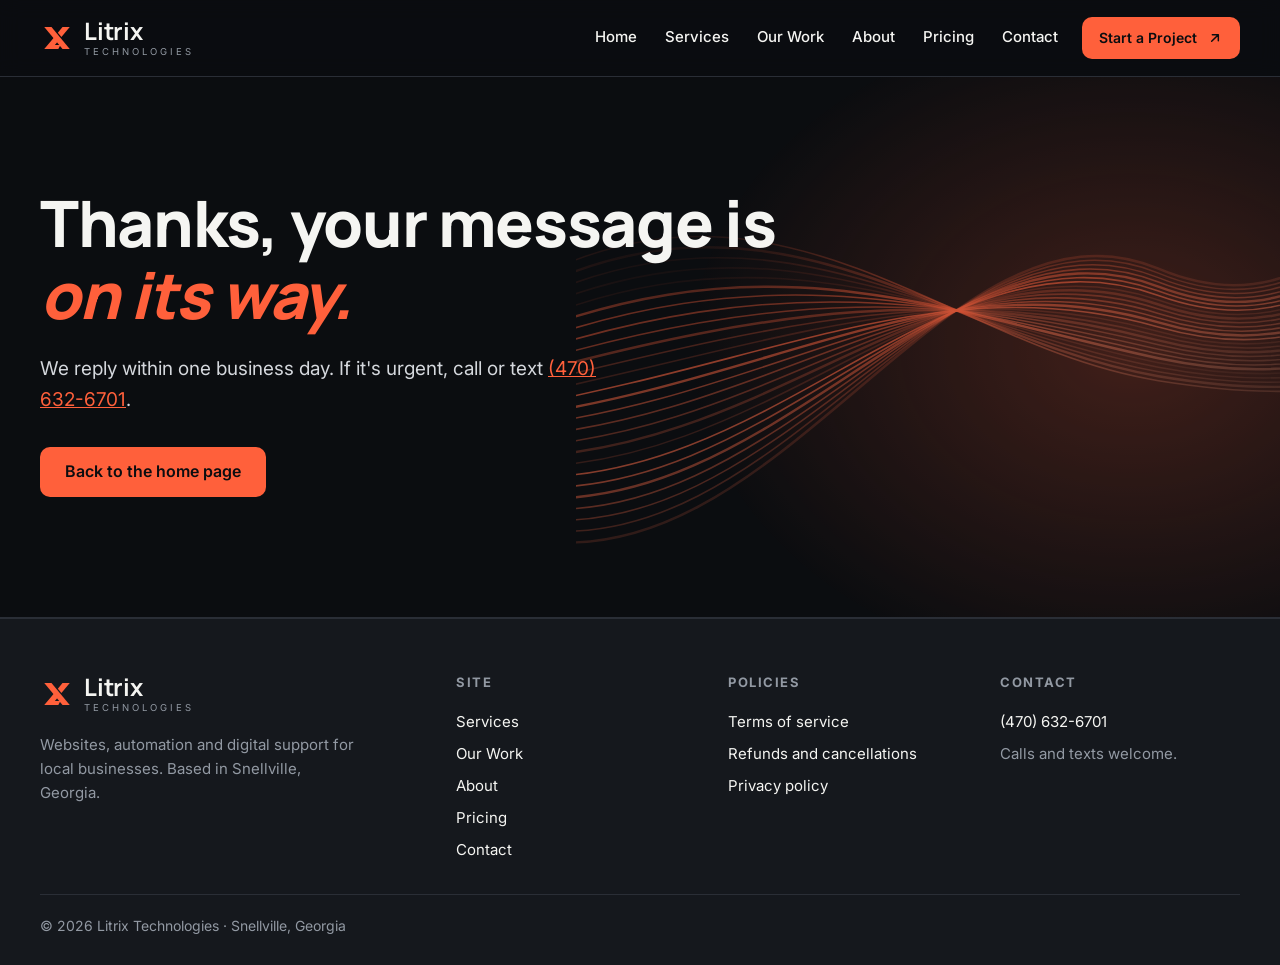
<file: thanks.html>
<!doctype html>
<html lang="en">
<head>
<meta charset="utf-8">
<meta name="viewport" content="width=device-width, initial-scale=1, viewport-fit=cover">
<meta name="robots" content="noindex">
<title>Message sent | Litrix Technologies</title>
<meta name="description" content="Your message to Litrix Technologies was sent.">
<meta name="theme-color" content="#0B0D10">
<link rel="icon" href="/favicon.svg" type="image/svg+xml">
<link rel="preconnect" href="https://fonts.googleapis.com">
<link rel="preconnect" href="https://fonts.gstatic.com" crossorigin>
<link rel="stylesheet" href="https://fonts.googleapis.com/css2?family=Inter:wght@400;500;600&amp;family=Manrope:wght@600;700;800&amp;display=swap">
<link rel="stylesheet" href="/styles.css">
</head>
<body>
<a class="skip" href="#main">Skip to content</a>
<header class="site-header">
<div class="wrap bar">
<a class="brand" href="/" aria-label="Litrix Technologies home"><svg class="mark" width="34" height="34" viewBox="0 0 40 40" aria-hidden="true"><path d="M5 7 H13.5 L35 33 H26.5 Z" fill="#FF603B"/><path d="M26.5 7 H35 L25.2 18.9 L21 13.8 Z" fill="#FF603B"/><path d="M17.2 18.4 L21.4 23.5 L17.5 28.2 H24 L21.6 33 H5 Z" fill="#FF603B"/></svg><span class="brand-name"><strong>Litrix</strong><small>TECHNOLOGIES</small></span></a>
<nav class="nav" aria-label="Main">
<a href="/">Home</a>
<a href="/services">Services</a>
<a href="/work">Our Work</a>
<a href="/about">About</a>
<a href="/pricing">Pricing</a>
<a href="/contact">Contact</a>
</nav>
<a class="btn btn-primary btn-sm hide-sm" href="/contact">Start a Project <svg class="i" width="16" height="16" viewBox="0 0 24 24" aria-hidden="true" fill="none" stroke="currentColor" stroke-width="2.2" stroke-linecap="round" stroke-linejoin="round"><path d="M7 17 17 7M8 7h9v9"/></svg></a>
<details class="menu">
<summary><span class="sr-only">Menu</span><svg width="24" height="24" viewBox="0 0 24 24" aria-hidden="true" fill="none" stroke="currentColor" stroke-width="2" stroke-linecap="round"><path d="M4 7h16M4 12h16M4 17h16"/></svg></summary>
<nav class="menu-panel" aria-label="Main (mobile)">
<a href="/">Home</a>
<a href="/services">Services</a>
<a href="/work">Our Work</a>
<a href="/about">About</a>
<a href="/pricing">Pricing</a>
<a href="/contact">Contact</a>
<a class="btn btn-primary" href="/contact">Start a Project <svg class="i" width="16" height="16" viewBox="0 0 24 24" aria-hidden="true" fill="none" stroke="currentColor" stroke-width="2.2" stroke-linecap="round" stroke-linejoin="round"><path d="M7 17 17 7M8 7h9v9"/></svg></a>
</nav>
</details>
</div>
</header>
<main id="main">
<section class="page-hero short">
<svg class="waves" viewBox="0 0 800 600" aria-hidden="true" preserveAspectRatio="xMidYMid slice">
<defs>
<linearGradient id="wg" x1="0" y1="0" x2="1" y2="1"><stop offset="0" stop-color="#FF603B" stop-opacity="0"/><stop offset=".45" stop-color="#FF603B" stop-opacity=".9"/><stop offset="1" stop-color="#FFB08F" stop-opacity=".15"/></linearGradient>
<radialGradient id="glow" cx=".62" cy=".5" r=".5"><stop offset="0" stop-color="#FF603B" stop-opacity=".28"/><stop offset="1" stop-color="#FF603B" stop-opacity="0"/></radialGradient>
</defs>
<rect width="800" height="600" fill="url(#glow)"/>
<path d="M-50 470 C 180 520, 330 150, 520 230 S 760 40, 860 80" fill="none" stroke="url(#wg)" stroke-width="2.2" opacity="0.25"/>
<path d="M-50 461 C 180 504, 330 156, 520 234 S 760 51, 860 87" fill="none" stroke="url(#wg)" stroke-width="1.4" opacity="0.34"/>
<path d="M-50 452 C 180 488, 330 162, 520 238 S 760 62, 860 94" fill="none" stroke="url(#wg)" stroke-width="1.4" opacity="0.43"/>
<path d="M-50 443 C 180 472, 330 168, 520 242 S 760 73, 860 101" fill="none" stroke="url(#wg)" stroke-width="1.4" opacity="0.52"/>
<path d="M-50 434 C 180 456, 330 174, 520 246 S 760 84, 860 108" fill="none" stroke="url(#wg)" stroke-width="2.2" opacity="0.61"/>
<path d="M-50 425 C 180 440, 330 180, 520 250 S 760 95, 860 115" fill="none" stroke="url(#wg)" stroke-width="1.4" opacity="0.70"/>
<path d="M-50 416 C 180 424, 330 186, 520 254 S 760 106, 860 122" fill="none" stroke="url(#wg)" stroke-width="1.4" opacity="0.79"/>
<path d="M-50 407 C 180 408, 330 192, 520 258 S 760 117, 860 129" fill="none" stroke="url(#wg)" stroke-width="1.4" opacity="0.25"/>
<path d="M-50 398 C 180 392, 330 198, 520 262 S 760 128, 860 136" fill="none" stroke="url(#wg)" stroke-width="2.2" opacity="0.34"/>
<path d="M-50 389 C 180 376, 330 204, 520 266 S 760 139, 860 143" fill="none" stroke="url(#wg)" stroke-width="1.4" opacity="0.43"/>
<path d="M-50 380 C 180 360, 330 210, 520 270 S 760 150, 860 150" fill="none" stroke="url(#wg)" stroke-width="1.4" opacity="0.52"/>
<path d="M-50 371 C 180 344, 330 216, 520 274 S 760 161, 860 157" fill="none" stroke="url(#wg)" stroke-width="1.4" opacity="0.61"/>
<path d="M-50 362 C 180 328, 330 222, 520 278 S 760 172, 860 164" fill="none" stroke="url(#wg)" stroke-width="2.2" opacity="0.70"/>
<path d="M-50 353 C 180 312, 330 228, 520 282 S 760 183, 860 171" fill="none" stroke="url(#wg)" stroke-width="1.4" opacity="0.79"/>
<path d="M-50 344 C 180 296, 330 234, 520 286 S 760 194, 860 178" fill="none" stroke="url(#wg)" stroke-width="1.4" opacity="0.25"/>
<path d="M-50 335 C 180 280, 330 240, 520 290 S 760 205, 860 185" fill="none" stroke="url(#wg)" stroke-width="1.4" opacity="0.34"/>
<path d="M-50 326 C 180 264, 330 246, 520 294 S 760 216, 860 192" fill="none" stroke="url(#wg)" stroke-width="2.2" opacity="0.43"/>
<path d="M-50 317 C 180 248, 330 252, 520 298 S 760 227, 860 199" fill="none" stroke="url(#wg)" stroke-width="1.4" opacity="0.52"/>
<path d="M-50 308 C 180 232, 330 258, 520 302 S 760 238, 860 206" fill="none" stroke="url(#wg)" stroke-width="1.4" opacity="0.61"/>
<path d="M-50 299 C 180 216, 330 264, 520 306 S 760 249, 860 213" fill="none" stroke="url(#wg)" stroke-width="1.4" opacity="0.70"/>
<path d="M-50 290 C 180 200, 330 270, 520 310 S 760 260, 860 220" fill="none" stroke="url(#wg)" stroke-width="2.2" opacity="0.79"/>
<path d="M-50 281 C 180 184, 330 276, 520 314 S 760 271, 860 227" fill="none" stroke="url(#wg)" stroke-width="1.4" opacity="0.25"/>
<path d="M-50 272 C 180 168, 330 282, 520 318 S 760 282, 860 234" fill="none" stroke="url(#wg)" stroke-width="1.4" opacity="0.34"/>
<path d="M-50 263 C 180 152, 330 288, 520 322 S 760 293, 860 241" fill="none" stroke="url(#wg)" stroke-width="1.4" opacity="0.43"/>
<path d="M-50 254 C 180 136, 330 294, 520 326 S 760 304, 860 248" fill="none" stroke="url(#wg)" stroke-width="2.2" opacity="0.52"/>
<path d="M-50 245 C 180 120, 330 300, 520 330 S 760 315, 860 255" fill="none" stroke="url(#wg)" stroke-width="1.4" opacity="0.61"/>
</svg>
<div class="wrap">
<h1>Thanks, your message is <em>on its way.</em></h1>
<p class="lede">We reply within one business day. If it's urgent, call or text <a href="tel:+14706326701">(470) 632-6701</a>.</p><div class="actions"><a class="btn btn-primary" href="/">Back to the home page</a></div>
</div>
</section>
</main>
<footer class="site-footer">
<div class="wrap foot">
<div class="foot-brand">
<a class="brand" href="/" aria-label="Litrix Technologies home"><svg class="mark" width="34" height="34" viewBox="0 0 40 40" aria-hidden="true"><path d="M5 7 H13.5 L35 33 H26.5 Z" fill="#FF603B"/><path d="M26.5 7 H35 L25.2 18.9 L21 13.8 Z" fill="#FF603B"/><path d="M17.2 18.4 L21.4 23.5 L17.5 28.2 H24 L21.6 33 H5 Z" fill="#FF603B"/></svg><span class="brand-name"><strong>Litrix</strong><small>TECHNOLOGIES</small></span></a>
<p>Websites, automation and digital support for local businesses. Based in Snellville, Georgia.</p>
</div>
<nav aria-label="Site">
<h2>Site</h2>
<a href="/services">Services</a><a href="/work">Our Work</a><a href="/about">About</a><a href="/pricing">Pricing</a><a href="/contact">Contact</a>
</nav>
<nav aria-label="Policies">
<h2>Policies</h2>
<a href="/terms">Terms of service</a><a href="/refunds">Refunds and cancellations</a><a href="/privacy">Privacy policy</a>
</nav>
<div>
<h2>Contact</h2>
<a href="tel:+14706326701">(470) 632-6701</a>
<p>Calls and texts welcome.</p>
</div>
</div>
<div class="wrap foot-base"><span>© 2026 Litrix Technologies · Snellville, Georgia</span></div>
</footer>
</body>
</html>
</file>
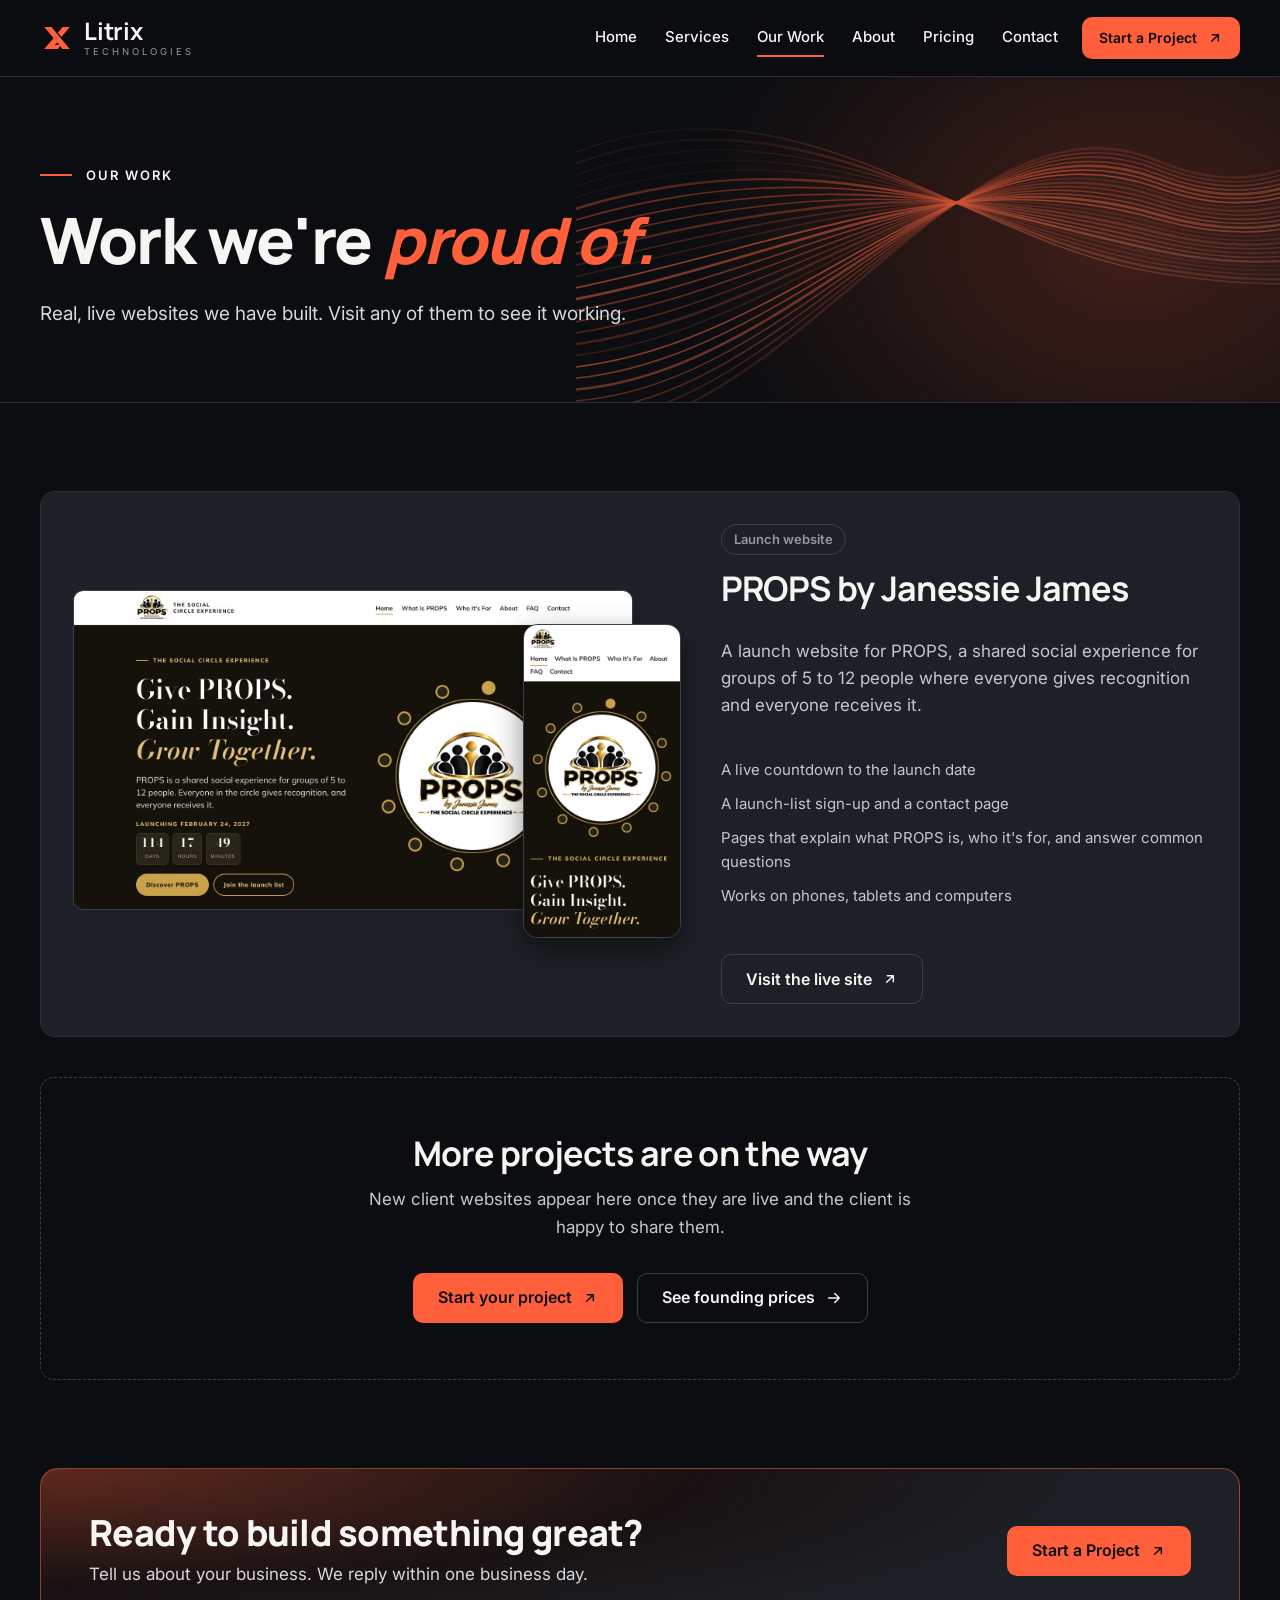
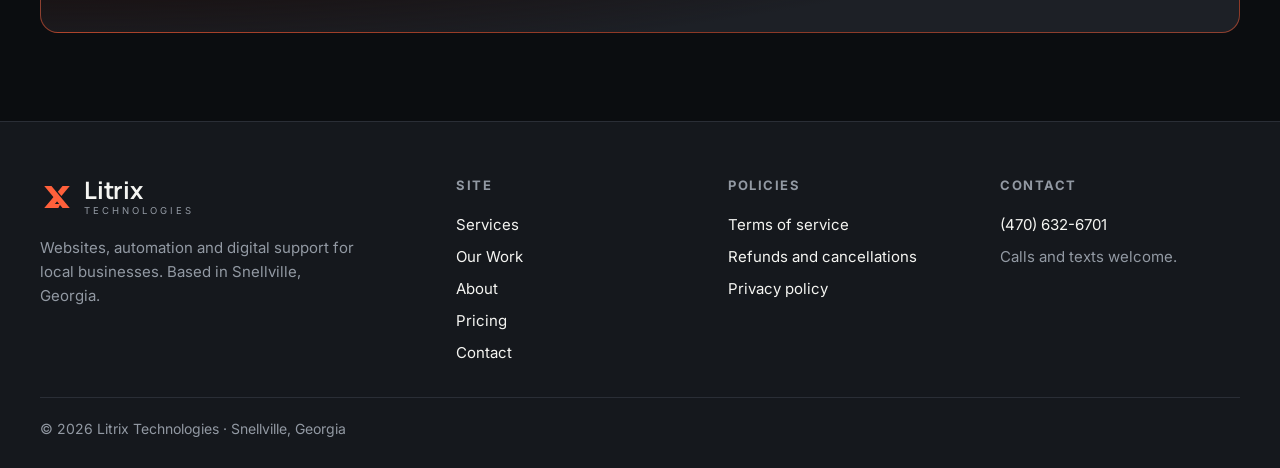
<file: work.html>
<!doctype html>
<html lang="en">
<head>
<meta charset="utf-8">
<meta name="viewport" content="width=device-width, initial-scale=1, viewport-fit=cover">
<title>Our Work | Litrix Technologies</title>
<meta name="description" content="Websites built by Litrix Technologies, including the PROPS by Janessie James launch site.">
<meta name="theme-color" content="#0B0D10">
<link rel="icon" href="/favicon.svg" type="image/svg+xml">
<link rel="preconnect" href="https://fonts.googleapis.com">
<link rel="preconnect" href="https://fonts.gstatic.com" crossorigin>
<link rel="stylesheet" href="https://fonts.googleapis.com/css2?family=Inter:wght@400;500;600&amp;family=Manrope:wght@600;700;800&amp;display=swap">
<link rel="stylesheet" href="/styles.css">
</head>
<body>
<a class="skip" href="#main">Skip to content</a>
<header class="site-header">
<div class="wrap bar">
<a class="brand" href="/" aria-label="Litrix Technologies home"><svg class="mark" width="34" height="34" viewBox="0 0 40 40" aria-hidden="true"><path d="M5 7 H13.5 L35 33 H26.5 Z" fill="#FF603B"/><path d="M26.5 7 H35 L25.2 18.9 L21 13.8 Z" fill="#FF603B"/><path d="M17.2 18.4 L21.4 23.5 L17.5 28.2 H24 L21.6 33 H5 Z" fill="#FF603B"/></svg><span class="brand-name"><strong>Litrix</strong><small>TECHNOLOGIES</small></span></a>
<nav class="nav" aria-label="Main">
<a href="/">Home</a>
<a href="/services">Services</a>
<a href="/work" aria-current="page">Our Work</a>
<a href="/about">About</a>
<a href="/pricing">Pricing</a>
<a href="/contact">Contact</a>
</nav>
<a class="btn btn-primary btn-sm hide-sm" href="/contact">Start a Project <svg class="i" width="16" height="16" viewBox="0 0 24 24" aria-hidden="true" fill="none" stroke="currentColor" stroke-width="2.2" stroke-linecap="round" stroke-linejoin="round"><path d="M7 17 17 7M8 7h9v9"/></svg></a>
<details class="menu">
<summary><span class="sr-only">Menu</span><svg width="24" height="24" viewBox="0 0 24 24" aria-hidden="true" fill="none" stroke="currentColor" stroke-width="2" stroke-linecap="round"><path d="M4 7h16M4 12h16M4 17h16"/></svg></summary>
<nav class="menu-panel" aria-label="Main (mobile)">
<a href="/">Home</a>
<a href="/services">Services</a>
<a href="/work" aria-current="page">Our Work</a>
<a href="/about">About</a>
<a href="/pricing">Pricing</a>
<a href="/contact">Contact</a>
<a class="btn btn-primary" href="/contact">Start a Project <svg class="i" width="16" height="16" viewBox="0 0 24 24" aria-hidden="true" fill="none" stroke="currentColor" stroke-width="2.2" stroke-linecap="round" stroke-linejoin="round"><path d="M7 17 17 7M8 7h9v9"/></svg></a>
</nav>
</details>
</div>
</header>
<main id="main">
<section class="page-hero">
<svg class="waves" viewBox="0 0 800 600" aria-hidden="true" preserveAspectRatio="xMidYMid slice">
<defs>
<linearGradient id="wg" x1="0" y1="0" x2="1" y2="1"><stop offset="0" stop-color="#FF603B" stop-opacity="0"/><stop offset=".45" stop-color="#FF603B" stop-opacity=".9"/><stop offset="1" stop-color="#FFB08F" stop-opacity=".15"/></linearGradient>
<radialGradient id="glow" cx=".62" cy=".5" r=".5"><stop offset="0" stop-color="#FF603B" stop-opacity=".28"/><stop offset="1" stop-color="#FF603B" stop-opacity="0"/></radialGradient>
</defs>
<rect width="800" height="600" fill="url(#glow)"/>
<path d="M-50 470 C 180 520, 330 150, 520 230 S 760 40, 860 80" fill="none" stroke="url(#wg)" stroke-width="2.2" opacity="0.25"/>
<path d="M-50 461 C 180 504, 330 156, 520 234 S 760 51, 860 87" fill="none" stroke="url(#wg)" stroke-width="1.4" opacity="0.34"/>
<path d="M-50 452 C 180 488, 330 162, 520 238 S 760 62, 860 94" fill="none" stroke="url(#wg)" stroke-width="1.4" opacity="0.43"/>
<path d="M-50 443 C 180 472, 330 168, 520 242 S 760 73, 860 101" fill="none" stroke="url(#wg)" stroke-width="1.4" opacity="0.52"/>
<path d="M-50 434 C 180 456, 330 174, 520 246 S 760 84, 860 108" fill="none" stroke="url(#wg)" stroke-width="2.2" opacity="0.61"/>
<path d="M-50 425 C 180 440, 330 180, 520 250 S 760 95, 860 115" fill="none" stroke="url(#wg)" stroke-width="1.4" opacity="0.70"/>
<path d="M-50 416 C 180 424, 330 186, 520 254 S 760 106, 860 122" fill="none" stroke="url(#wg)" stroke-width="1.4" opacity="0.79"/>
<path d="M-50 407 C 180 408, 330 192, 520 258 S 760 117, 860 129" fill="none" stroke="url(#wg)" stroke-width="1.4" opacity="0.25"/>
<path d="M-50 398 C 180 392, 330 198, 520 262 S 760 128, 860 136" fill="none" stroke="url(#wg)" stroke-width="2.2" opacity="0.34"/>
<path d="M-50 389 C 180 376, 330 204, 520 266 S 760 139, 860 143" fill="none" stroke="url(#wg)" stroke-width="1.4" opacity="0.43"/>
<path d="M-50 380 C 180 360, 330 210, 520 270 S 760 150, 860 150" fill="none" stroke="url(#wg)" stroke-width="1.4" opacity="0.52"/>
<path d="M-50 371 C 180 344, 330 216, 520 274 S 760 161, 860 157" fill="none" stroke="url(#wg)" stroke-width="1.4" opacity="0.61"/>
<path d="M-50 362 C 180 328, 330 222, 520 278 S 760 172, 860 164" fill="none" stroke="url(#wg)" stroke-width="2.2" opacity="0.70"/>
<path d="M-50 353 C 180 312, 330 228, 520 282 S 760 183, 860 171" fill="none" stroke="url(#wg)" stroke-width="1.4" opacity="0.79"/>
<path d="M-50 344 C 180 296, 330 234, 520 286 S 760 194, 860 178" fill="none" stroke="url(#wg)" stroke-width="1.4" opacity="0.25"/>
<path d="M-50 335 C 180 280, 330 240, 520 290 S 760 205, 860 185" fill="none" stroke="url(#wg)" stroke-width="1.4" opacity="0.34"/>
<path d="M-50 326 C 180 264, 330 246, 520 294 S 760 216, 860 192" fill="none" stroke="url(#wg)" stroke-width="2.2" opacity="0.43"/>
<path d="M-50 317 C 180 248, 330 252, 520 298 S 760 227, 860 199" fill="none" stroke="url(#wg)" stroke-width="1.4" opacity="0.52"/>
<path d="M-50 308 C 180 232, 330 258, 520 302 S 760 238, 860 206" fill="none" stroke="url(#wg)" stroke-width="1.4" opacity="0.61"/>
<path d="M-50 299 C 180 216, 330 264, 520 306 S 760 249, 860 213" fill="none" stroke="url(#wg)" stroke-width="1.4" opacity="0.70"/>
<path d="M-50 290 C 180 200, 330 270, 520 310 S 760 260, 860 220" fill="none" stroke="url(#wg)" stroke-width="2.2" opacity="0.79"/>
<path d="M-50 281 C 180 184, 330 276, 520 314 S 760 271, 860 227" fill="none" stroke="url(#wg)" stroke-width="1.4" opacity="0.25"/>
<path d="M-50 272 C 180 168, 330 282, 520 318 S 760 282, 860 234" fill="none" stroke="url(#wg)" stroke-width="1.4" opacity="0.34"/>
<path d="M-50 263 C 180 152, 330 288, 520 322 S 760 293, 860 241" fill="none" stroke="url(#wg)" stroke-width="1.4" opacity="0.43"/>
<path d="M-50 254 C 180 136, 330 294, 520 326 S 760 304, 860 248" fill="none" stroke="url(#wg)" stroke-width="2.2" opacity="0.52"/>
<path d="M-50 245 C 180 120, 330 300, 520 330 S 760 315, 860 255" fill="none" stroke="url(#wg)" stroke-width="1.4" opacity="0.61"/>
</svg>
<div class="wrap">
<p class="eyebrow"><span class="rule" aria-hidden="true"></span>Our work</p>
<h1>Work we're <em>proud of.</em></h1>
<p class="lede">Real, live websites we have built. Visit any of them to see it working.</p>
</div>
</section>
<section class="section">
<div class="wrap">
<article class="project">
<div class="project-shots">
<img class="shot-desktop" src="/images/work/props-desktop.jpg" width="1440" height="820" alt="The PROPS home page on a computer: a dark hero with gold lettering reading Give PROPS, Gain Insight, Grow Together, a launch countdown and the PROPS logo in a ring." loading="lazy" decoding="async">
<img class="shot-phone" src="/images/work/props-phone.jpg" width="780" height="1560" alt="The same PROPS home page on a phone." loading="lazy" decoding="async">
</div>
<div class="project-body">
<span class="tag">Launch website</span>
<h2>PROPS by Janessie James</h2>
<p>A launch website for PROPS, a shared social experience for groups of 5 to 12 people where everyone gives recognition and everyone receives it.</p>
<ul class="checks">
<li>A live countdown to the launch date</li>
<li>A launch-list sign-up and a contact page</li>
<li>Pages that explain what PROPS is, who it's for, and answer common questions</li>
<li>Works on phones, tablets and computers</li>
</ul>
<div class="actions">
<a class="btn btn-ghost" href="https://janessieprops.netlify.app/" target="_blank" rel="noopener noreferrer">Visit the live site <svg class="i" width="16" height="16" viewBox="0 0 24 24" aria-hidden="true" fill="none" stroke="currentColor" stroke-width="2.2" stroke-linecap="round" stroke-linejoin="round"><path d="M7 17 17 7M8 7h9v9"/></svg><span class="sr-only"> (opens in a new tab)</span></a>
</div>
</div>
</article>
<div class="empty more-work">
<h2>More projects are on the way</h2>
<p>New client websites appear here once they are live and the client is happy to share them.</p>
<div class="actions">
<a class="btn btn-primary" href="/contact">Start your project <svg class="i" width="16" height="16" viewBox="0 0 24 24" aria-hidden="true" fill="none" stroke="currentColor" stroke-width="2.2" stroke-linecap="round" stroke-linejoin="round"><path d="M7 17 17 7M8 7h9v9"/></svg></a>
<a class="btn btn-ghost" href="/pricing">See founding prices <svg class="i" width="18" height="18" viewBox="0 0 24 24" aria-hidden="true" fill="none" stroke="currentColor" stroke-width="2" stroke-linecap="round" stroke-linejoin="round"><path d="M5 12h14M13 6l6 6-6 6"/></svg></a>
</div>
</div>
</div>
</section>
<section class="cta-band" aria-labelledby="cta-title">
<div class="wrap cta-inner">
<div><h2 id="cta-title">Ready to build something great?</h2><p>Tell us about your business. We reply within one business day.</p></div>
<a class="btn btn-primary" href="/contact">Start a Project <svg class="i" width="16" height="16" viewBox="0 0 24 24" aria-hidden="true" fill="none" stroke="currentColor" stroke-width="2.2" stroke-linecap="round" stroke-linejoin="round"><path d="M7 17 17 7M8 7h9v9"/></svg></a>
</div>
</section>
</main>
<footer class="site-footer">
<div class="wrap foot">
<div class="foot-brand">
<a class="brand" href="/" aria-label="Litrix Technologies home"><svg class="mark" width="34" height="34" viewBox="0 0 40 40" aria-hidden="true"><path d="M5 7 H13.5 L35 33 H26.5 Z" fill="#FF603B"/><path d="M26.5 7 H35 L25.2 18.9 L21 13.8 Z" fill="#FF603B"/><path d="M17.2 18.4 L21.4 23.5 L17.5 28.2 H24 L21.6 33 H5 Z" fill="#FF603B"/></svg><span class="brand-name"><strong>Litrix</strong><small>TECHNOLOGIES</small></span></a>
<p>Websites, automation and digital support for local businesses. Based in Snellville, Georgia.</p>
</div>
<nav aria-label="Site">
<h2>Site</h2>
<a href="/services">Services</a><a href="/work">Our Work</a><a href="/about">About</a><a href="/pricing">Pricing</a><a href="/contact">Contact</a>
</nav>
<nav aria-label="Policies">
<h2>Policies</h2>
<a href="/terms">Terms of service</a><a href="/refunds">Refunds and cancellations</a><a href="/privacy">Privacy policy</a>
</nav>
<div>
<h2>Contact</h2>
<a href="tel:+14706326701">(470) 632-6701</a>
<p>Calls and texts welcome.</p>
</div>
</div>
<div class="wrap foot-base"><span>© 2026 Litrix Technologies · Snellville, Georgia</span></div>
</footer>
</body>
</html>
</file>
<file: styles.css>
/* Litrix Technologies site. Approved direction: A + C hybrid (minimal tech luxury with editorial accents).
   Tokens from the concept board. Button text on the orange accent is dark: white on #FF603B is only 3:1. */
:root {
  --bg: #0B0D10;
  --surface: #1D2026;
  --surface-2: #15181D;
  --line: #2A2E36;
  --line-strong: #3A3F49;
  --accent: #FF603B;
  --accent-hover: #FF7A5A;
  --on-accent: #0B0D10;
  --text: #F5F5F2;
  --muted: #9299A3;
  --display: Manrope, Inter, system-ui, sans-serif;
  --body: Inter, system-ui, -apple-system, "Segoe UI", Roboto, sans-serif;
  --radius: 14px;
}

* { box-sizing: border-box; }
html { -webkit-text-size-adjust: 100%; scroll-behavior: smooth; }
body {
  margin: 0;
  background: var(--bg);
  color: var(--text);
  font-family: var(--body);
  font-size: 17px;
  line-height: 1.6;
}
h1, h2, h3 { font-family: var(--display); line-height: 1.12; letter-spacing: -0.02em; margin: 0; }
a { color: var(--accent); }
a:hover { color: var(--accent-hover); }
:focus-visible { outline: 3px solid var(--accent); outline-offset: 3px; border-radius: 4px; }
em { font-style: italic; color: var(--accent); }
.wrap { width: min(1200px, 100% - 40px); margin-inline: auto; }
.sr-only { position: absolute; width: 1px; height: 1px; overflow: hidden; clip: rect(0 0 0 0); white-space: nowrap; }
.skip { position: absolute; left: -9999px; top: 8px; z-index: 20; background: var(--accent); color: var(--on-accent); padding: 8px 14px; border-radius: 8px; font-weight: 600; }
.skip:focus { left: 12px; }
.muted { color: var(--muted); }
.i { flex: none; }
.ic { color: var(--accent); flex: none; }

/* Header */
.site-header { position: sticky; top: 0; z-index: 10; background: rgba(11, 13, 16, 0.88); backdrop-filter: blur(10px); border-bottom: 1px solid var(--line); }
.bar { display: flex; align-items: center; gap: 24px; min-height: 76px; }
.brand { display: inline-flex; align-items: center; gap: 10px; color: var(--text); text-decoration: none; margin-right: auto; }
.brand:hover { color: var(--text); }
.brand-name { display: flex; flex-direction: column; line-height: 1; }
.brand-name strong { font-family: var(--display); font-size: 24px; font-weight: 700; letter-spacing: -0.01em; }
.brand-name small { margin-top: 4px; font-size: 9.5px; letter-spacing: 3px; color: var(--muted); }
.nav { display: flex; gap: 28px; }
.nav a { color: var(--text); text-decoration: none; font-size: 15px; font-weight: 500; padding: 6px 0; border-bottom: 2px solid transparent; }
.nav a:hover { color: var(--accent); }
.nav a[aria-current="page"] { border-bottom-color: var(--accent); }
.menu { display: none; position: relative; }
.menu summary { list-style: none; cursor: pointer; display: grid; place-items: center; width: 44px; height: 44px; border: 1px solid var(--line-strong); border-radius: 10px; }
.menu summary::-webkit-details-marker { display: none; }
.menu-panel { position: absolute; right: 0; top: 54px; width: min(280px, calc(100vw - 40px)); display: flex; flex-direction: column; gap: 4px; padding: 14px; background: var(--surface); border: 1px solid var(--line-strong); border-radius: var(--radius); box-shadow: 0 20px 40px rgba(0, 0, 0, 0.5); }
.menu-panel a:not(.btn) { color: var(--text); text-decoration: none; padding: 10px 8px; border-radius: 8px; font-weight: 500; }
.menu-panel a:not(.btn):hover, .menu-panel a[aria-current="page"] { background: var(--surface-2); color: var(--accent); }
.menu-panel .btn { margin-top: 8px; justify-content: center; }

/* Buttons */
.btn {
  display: inline-flex; align-items: center; gap: 10px; min-height: 50px; padding: 0 24px;
  border-radius: 10px; font-weight: 600; font-size: 16px; text-decoration: none; border: 1px solid transparent;
  cursor: pointer; font-family: var(--body); transition: background 0.15s, border-color 0.15s, color 0.15s;
}
.btn-sm { min-height: 42px; padding: 0 16px; font-size: 14px; }
.btn-primary { background: var(--accent); color: var(--on-accent); }
.btn-primary:hover { background: var(--accent-hover); color: var(--on-accent); }
.btn-ghost { border-color: var(--line-strong); color: var(--text); background: transparent; }
.btn-ghost:hover { border-color: var(--text); color: var(--text); }
.btn-light { background: var(--text); color: var(--bg); }
.btn-light:hover { background: #FFFFFF; color: var(--bg); }
.actions { display: flex; flex-wrap: wrap; gap: 14px; margin-top: 32px; }
.text-link { display: inline-flex; align-items: center; gap: 6px; font-weight: 600; text-decoration: underline; text-underline-offset: 4px; }

/* Eyebrow */
.eyebrow { display: flex; align-items: center; gap: 14px; margin: 0 0 18px; font-size: 13px; font-weight: 600; letter-spacing: 2px; text-transform: uppercase; color: var(--text); }
.eyebrow .rule { width: 32px; height: 2px; background: var(--accent); }

/* Hero */
.hero, .page-hero { position: relative; overflow: hidden; border-bottom: 1px solid var(--line); }
.waves { position: absolute; inset: 0; width: 100%; height: 100%; pointer-events: none; }
.hero .waves { left: 42%; width: 70%; }
.page-hero .waves { left: 45%; width: 70%; opacity: 0.8; }
.hero-inner { position: relative; padding-block: 96px 64px; }
.hero h1 { max-width: 720px; font-size: clamp(42px, 6.4vw, 76px); font-weight: 800; }
.lede { position: relative; margin: 24px 0 0; max-width: 600px; font-size: 19px; color: #D5D8DD; }
.page-hero .wrap { position: relative; padding-block: 88px 72px; }
.page-hero.short .wrap { padding-block: 110px 120px; }
.page-hero h1 { max-width: 760px; font-size: clamp(38px, 5.4vw, 64px); font-weight: 800; }
.strip { position: relative; list-style: none; margin: 0; padding: 26px 0 40px; display: grid; grid-template-columns: repeat(4, 1fr); gap: 16px; border-top: 1px solid var(--line); }
.strip li { display: flex; align-items: center; gap: 14px; font-size: 15px; font-weight: 500; }
.strip li + li { border-left: 1px solid var(--line); padding-left: 20px; }

/* Sections */
.section { padding-block: 88px; }
.section-alt { background: var(--surface-2); border-block: 1px solid var(--line); }
.display { font-size: clamp(32px, 4.2vw, 48px); font-weight: 800; }
.display-sm { font-size: clamp(26px, 3vw, 34px); font-weight: 700; margin-bottom: 16px; }
.split-head { display: grid; grid-template-columns: 1.1fr 1fr; gap: 32px; align-items: end; margin-bottom: 40px; }
.split-head p { margin: 0 0 10px; }
.grid { display: grid; gap: 20px; }
.grid-2 { grid-template-columns: repeat(2, 1fr); }
.grid-3 { grid-template-columns: repeat(3, 1fr); }
.card {
  position: relative; display: flex; flex-direction: column; gap: 12px; padding: 30px; min-width: 0;
  background: var(--surface); border: 1px solid var(--line); border-radius: var(--radius);
}
.card h2, .card h3 { font-size: 22px; font-weight: 700; }
.card p { margin: 0; color: #C3C8CF; }
.card-link { text-decoration: none; color: var(--text); transition: border-color 0.15s, transform 0.15s; }
.card-link:hover { color: var(--text); border-color: var(--accent); transform: translateY(-2px); }
.card-link:first-child { background: linear-gradient(160deg, rgba(255, 96, 59, 0.16), var(--surface) 55%); border-color: rgba(255, 96, 59, 0.45); }
.card-arrow { margin-top: auto; padding-top: 10px; color: var(--text); }
.placeholder { border-style: dashed; border-color: var(--line-strong); background: transparent; }
.tag { align-self: flex-start; padding: 4px 12px; border: 1px solid var(--line-strong); border-radius: 999px; font-size: 13px; font-weight: 600; color: var(--muted); }
.note { margin: 32px 0 0; font-size: 15px; color: var(--muted); max-width: 820px; }
.empty { padding: 56px 40px; border: 1px dashed var(--line-strong); border-radius: var(--radius); text-align: center; }
.empty h2 { font-size: clamp(26px, 3vw, 34px); }
.empty p { max-width: 560px; margin: 14px auto 0; color: #C3C8CF; }
.empty .actions { justify-content: center; }

/* Process */
.flow { list-style: none; margin: 40px 0 0; padding: 0; display: grid; grid-template-columns: repeat(5, 1fr); gap: 16px; counter-reset: step; }
.flow li { display: flex; flex-direction: column; gap: 8px; padding: 24px 20px; border: 1px solid var(--line); border-radius: var(--radius); background: var(--surface); }
.flow strong { font-family: var(--display); font-size: 19px; }
.flow span { color: #C3C8CF; font-size: 15px; }

/* CTA band */
.cta-band { padding-block: 0 88px; }
.cta-inner {
  display: flex; align-items: center; justify-content: space-between; gap: 24px; flex-wrap: wrap;
  padding: 44px 48px; border-radius: 18px; border: 1px solid rgba(255, 96, 59, 0.5);
  background: radial-gradient(120% 160% at 0% 0%, rgba(255, 96, 59, 0.35), rgba(255, 96, 59, 0.06) 45%, var(--surface) 75%);
}
.cta-inner h2 { font-size: clamp(26px, 3vw, 36px); font-weight: 800; }
.cta-inner p { margin: 8px 0 0; color: #D5D8DD; }

/* Services, about */
.services .card { padding-bottom: 34px; }
.about p { color: #C3C8CF; }
.values { list-style: none; margin: 0; padding: 0; display: flex; flex-direction: column; gap: 14px; }
.values li { display: flex; gap: 14px; padding: 20px; border: 1px solid var(--line); border-radius: var(--radius); background: var(--surface); }
.values .i, .checks .i { color: var(--accent); margin-top: 4px; }
.values span { color: #C3C8CF; }
.values strong { color: var(--text); }

/* Pricing */
.plans { margin-bottom: 8px; }
.care-title { margin-top: 56px; }
.plan .muted { font-size: 15px; }
.plan.featured { border: 2px solid var(--accent); background: linear-gradient(170deg, rgba(255, 96, 59, 0.14), var(--surface) 50%); }
.badge { position: absolute; top: -13px; left: 50%; transform: translateX(-50%); padding: 3px 12px; border-radius: 999px; background: var(--accent); color: var(--on-accent); font-size: 12px; font-weight: 700; white-space: nowrap; }
.price { display: flex; align-items: baseline; flex-wrap: wrap; gap: 4px 12px; margin: 6px 0 4px !important; }
.price strong { font-family: var(--display); font-size: 44px; font-weight: 800; color: var(--text); line-height: 1.1; }
.price s, .price span { color: var(--muted); }
.plan .btn { justify-content: center; }
.checks { list-style: none; margin: 8px 0 0; padding: 0; display: flex; flex-direction: column; gap: 10px; }
.checks li { display: flex; gap: 10px; color: #C3C8CF; font-size: 15px; }

/* Contact */
.contact-grid { grid-template-columns: 1.6fr 1fr; align-items: start; }
.contact-side { display: flex; flex-direction: column; gap: 20px; }
.phone-big { font-family: var(--display); font-size: clamp(26px, 3vw, 32px); font-weight: 800; color: var(--text); text-decoration: none; }
.phone-big:hover { color: var(--accent); }
.inquiry { gap: 18px; }
.inquiry label { display: flex; flex-direction: column; gap: 6px; min-width: 0; font-weight: 600; font-size: 15px; }
.inquiry .optional { font-weight: 400; color: var(--muted); }
.inquiry input, .inquiry textarea {
  font: inherit; font-weight: 400; color: var(--text); background: var(--bg); border: 1px solid var(--line-strong);
  border-radius: 10px; min-height: 50px; padding: 12px 14px; width: 100%;
}
.inquiry input:focus-visible, .inquiry textarea:focus-visible { border-color: var(--accent); }
.inquiry textarea { resize: vertical; }
.field-row { display: flex; flex-wrap: wrap; gap: 18px; }
.field-row label { flex: 1 1 240px; }
.form-note { font-size: 14px; color: var(--muted) !important; }
.form-status:empty { display: none; }
.form-status { padding: 12px 14px; border-radius: 10px; font-weight: 600; border: 1px solid var(--line-strong); color: var(--text) !important; }
.form-status[data-tone="ok"] { border-color: #3FB37F; background: rgba(63, 179, 127, 0.12); }
.form-status[data-tone="error"] { border-color: var(--accent); background: rgba(255, 96, 59, 0.12); }
.inquiry .btn { align-self: flex-start; }
.hp { position: absolute; left: -10000px; width: 1px; height: 1px; overflow: hidden; }

/* Policy pages */
.policy .wrap > * { max-width: 760px; }
.policy h1 { font-size: clamp(32px, 5vw, 44px); margin-bottom: 6px; }
.policy h2 { margin: 36px 0 8px; font-size: 22px; }
.policy .updated { margin: 0 0 28px; color: var(--muted); font-size: 15px; }
.policy p, .policy li { color: #C3C8CF; }
.policy ul { padding-left: 22px; }

/* Footer */
.site-footer { border-top: 1px solid var(--line); background: var(--surface-2); }
.foot { display: grid; grid-template-columns: 1.6fr 1fr 1fr 1fr; gap: 32px; padding-block: 56px 32px; }
.foot h2 { font-family: var(--body); font-size: 13px; letter-spacing: 1.5px; text-transform: uppercase; color: var(--muted); margin-bottom: 12px; }
.foot nav, .foot > div:last-child { display: flex; flex-direction: column; gap: 8px; }
.foot a:not(.brand) { color: var(--text); text-decoration: none; font-size: 15px; }
.foot a:not(.brand):hover { color: var(--accent); }
.foot p { margin: 0; color: var(--muted); font-size: 15px; }
.foot-brand p { margin-top: 14px; max-width: 320px; }
.foot-base { padding-block: 20px 28px; border-top: 1px solid var(--line); font-size: 14px; color: var(--muted); }

/* Our Work: project case */
.project { display: grid; grid-template-columns: 1.25fr 1fr; gap: 40px; align-items: center; padding: 32px; background: var(--surface); border: 1px solid var(--line); border-radius: var(--radius); }
.project-shots { position: relative; padding-bottom: 28px; padding-right: 48px; }
.project-shots img { display: block; height: auto; border: 1px solid var(--line-strong); }
.shot-desktop { width: 100%; border-radius: 10px; }
.shot-phone { position: absolute; right: 0; bottom: 0; width: 26%; border-radius: 14px; box-shadow: 0 12px 30px rgba(0,0,0,.45); }
.project-body { display: flex; flex-direction: column; gap: 14px; min-width: 0; }
.project-body h2 { font-size: clamp(26px, 3vw, 34px); }
.project-body p { color: #C3C8CF; }
.more-work { margin-top: 40px; }
@media (max-width: 980px) { .project { grid-template-columns: 1fr; padding: 22px; } }

@media (max-width: 980px) {
  .nav, .hide-sm { display: none; }
  .menu { display: block; }
  .grid-3, .flow { grid-template-columns: repeat(2, 1fr); }
  .strip { grid-template-columns: repeat(2, 1fr); }
  .strip li + li { border-left: 0; padding-left: 0; }
  .split-head, .contact-grid { grid-template-columns: 1fr; }
  .foot { grid-template-columns: 1fr 1fr; }
  .hero .waves { left: 0; width: 100%; opacity: 0.55; }
  .page-hero .waves { left: 0; width: 100%; opacity: 0.45; }
}
@media (max-width: 620px) {
  body { font-size: 16px; }
  .grid-2, .grid-3, .flow, .strip { grid-template-columns: 1fr; }
  .hero-inner { padding-block: 64px 40px; }
  .page-hero .wrap { padding-block: 64px 52px; }
  .section { padding-block: 64px; }
  .cta-band { padding-block: 0 64px; }
  .cta-inner { padding: 32px 24px; }
  .empty { padding: 40px 20px; }
  .card { padding: 24px; }
  .foot { grid-template-columns: 1fr; }
}
@media (prefers-reduced-motion: reduce) {
  * { transition: none !important; scroll-behavior: auto !important; }
  .card-link:hover { transform: none; }
}
</file>
